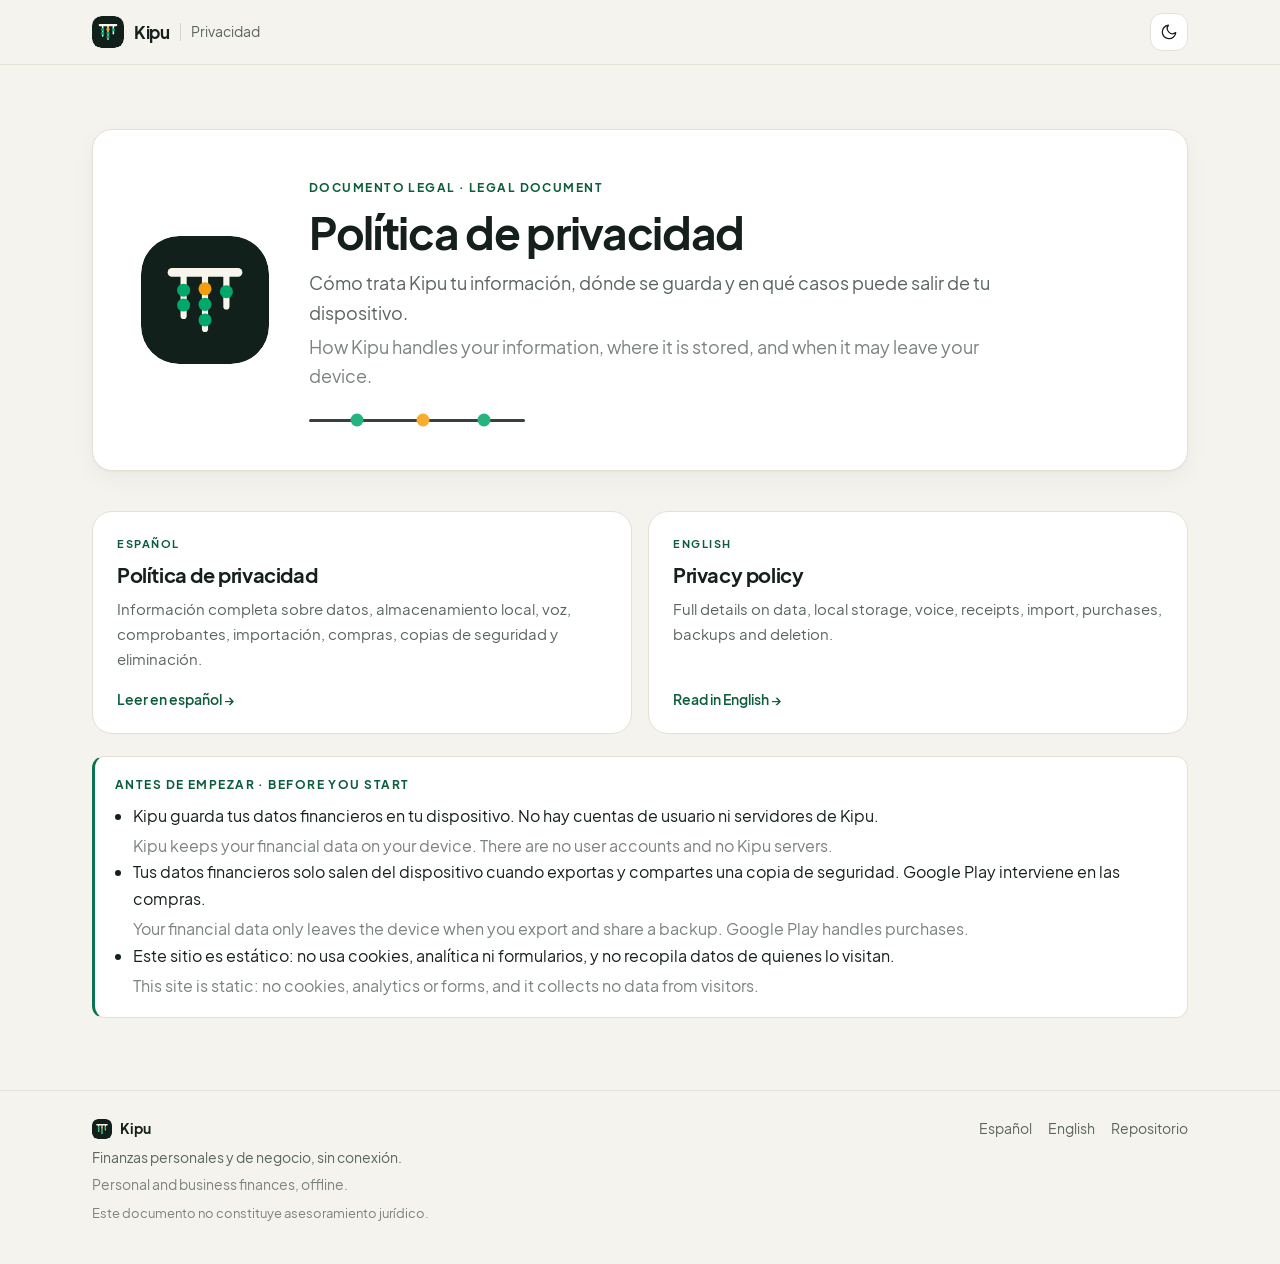
<file: index.html>
<!DOCTYPE html>
<html lang="es">
  <head>
    <meta charset="utf-8" />
    <meta name="viewport" content="width=device-width, initial-scale=1" />

    <title>Kipu — Política de privacidad · Privacy policy</title>
    <meta
      name="description"
      content="Política de privacidad oficial de Kipu, la aplicación de finanzas personales y de negocio que funciona sin cuentas y guarda tus datos en tu dispositivo. Disponible en español e inglés."
    />

    <link rel="canonical" href="https://kharoldcanova.github.io/kipu-privacy/" />
    <link
      rel="alternate"
      hreflang="es"
      href="https://kharoldcanova.github.io/kipu-privacy/privacy-policy/es/"
    />
    <link
      rel="alternate"
      hreflang="en"
      href="https://kharoldcanova.github.io/kipu-privacy/privacy-policy/en/"
    />
    <link
      rel="alternate"
      hreflang="x-default"
      href="https://kharoldcanova.github.io/kipu-privacy/"
    />

    <meta property="og:type" content="website" />
    <meta property="og:site_name" content="Kipu" />
    <meta
      property="og:title"
      content="Kipu — Política de privacidad / Privacy policy"
    />
    <meta
      property="og:description"
      content="Cómo trata Kipu tu información: datos en tu dispositivo, sin cuentas de usuario y sin servidores propios. Español e inglés."
    />
    <meta
      property="og:url"
      content="https://kharoldcanova.github.io/kipu-privacy/"
    />
    <meta
      property="og:image"
      content="https://kharoldcanova.github.io/kipu-privacy/assets/images/og-image.png"
    />
    <meta property="og:image:width" content="1200" />
    <meta property="og:image:height" content="630" />
    <meta
      property="og:image:alt"
      content="Marca de Kipu, un khipu sobre fondo de tinta, junto al título Política de privacidad"
    />
    <meta property="og:locale" content="es_419" />
    <meta property="og:locale:alternate" content="en_US" />
    <meta name="twitter:card" content="summary_large_image" />

    <link rel="icon" type="image/svg+xml" href="assets/images/khipu-mark.svg" />
    <link
      rel="icon"
      type="image/png"
      sizes="32x32"
      href="assets/images/favicon-32.png"
    />
    <link
      rel="apple-touch-icon"
      href="assets/images/apple-touch-icon.png"
    />

    <meta
      name="theme-color"
      content="#F5F3EE"
      media="(prefers-color-scheme: light)"
    />
    <meta
      name="theme-color"
      content="#0B100E"
      media="(prefers-color-scheme: dark)"
    />

    <link rel="stylesheet" href="assets/css/styles.css" />

    <script>
      /* Evita el destello de tema incorrecto: aplica la preferencia guardada. */
      try {
        var storedTheme = window.localStorage.getItem('kipu-privacy-theme');
        if (storedTheme === 'dark' || storedTheme === 'light') {
          document.documentElement.setAttribute('data-theme', storedTheme);
        }
      } catch (error) {}
    </script>
  </head>

  <body>
    <a class="skip" href="#contenido">Saltar al contenido</a>

    <header class="site-header">
      <div class="shell site-header__inner">
        <a class="brand" href="./" aria-label="Kipu — inicio">
          <img
            class="brand__mark"
            src="assets/images/khipu-mark.svg"
            alt=""
            width="32"
            height="32"
          />
          <span class="brand__name">Kipu</span>
          <span class="brand__divider" aria-hidden="true"></span>
          <span class="brand__section">Privacidad</span>
        </a>

        <div class="header-actions">
          <button
            id="theme-toggle"
            class="icon-btn theme-toggle"
            type="button"
            aria-pressed="false"
            aria-label="Cambiar de tema"
            data-label-dark="Cambiar a tema oscuro"
            data-label-light="Cambiar a tema claro"
          >
            <svg
              class="icon-moon"
              viewBox="0 0 24 24"
              fill="none"
              stroke="currentColor"
              stroke-width="1.7"
              stroke-linecap="round"
              stroke-linejoin="round"
              aria-hidden="true"
              focusable="false"
            >
              <path d="M21 12.8A9 9 0 1 1 11.2 3a7 7 0 0 0 9.8 9.8Z" />
            </svg>
            <svg
              class="icon-sun"
              viewBox="0 0 24 24"
              fill="none"
              stroke="currentColor"
              stroke-width="1.7"
              stroke-linecap="round"
              stroke-linejoin="round"
              aria-hidden="true"
              focusable="false"
            >
              <circle cx="12" cy="12" r="4.2" />
              <path
                d="M12 2.5v2.2M12 19.3v2.2M4.2 4.2l1.6 1.6M18.2 18.2l1.6 1.6M2.5 12h2.2M19.3 12h2.2M4.2 19.8l1.6-1.6M18.2 5.8l1.6-1.6"
              />
            </svg>
            <span class="sr-only theme-toggle__label">Cambiar de tema</span>
          </button>
        </div>
      </div>
    </header>

    <main id="contenido">
      <section class="hero">
        <div class="shell">
          <div class="hero__card">
            <img
              class="hero__mark"
              src="assets/images/khipu-mark.svg"
              alt="Marca de Kipu: un khipu, con su cuerda principal, tres cuerdas colgantes y nudos, sobre fondo de tinta"
              width="132"
              height="132"
            />
            <div>
              <p class="eyebrow">Documento legal · Legal document</p>
              <h1>Política de privacidad</h1>
              <p class="hero__lede">
                Cómo trata Kipu tu información, dónde se guarda y en qué casos
                puede salir de tu dispositivo.
                <span lang="en"
                  >How Kipu handles your information, where it is stored, and
                  when it may leave your device.</span
                >
              </p>
              <div class="cord" aria-hidden="true"><span></span></div>
            </div>
          </div>
        </div>
      </section>

      <section class="shell" aria-labelledby="idioma">
        <h2 id="idioma" class="sr-only">Elige tu idioma · Choose your language</h2>
        <ul class="choices">
          <li>
            <a class="choice" href="privacy-policy/es/" hreflang="es" lang="es">
              <span class="choice__lang">Español</span>
              <span class="choice__title">Política de privacidad</span>
              <span class="choice__desc"
                >Información completa sobre datos, almacenamiento local, voz,
                comprobantes, importación, compras, copias de seguridad y
                eliminación.</span
              >
              <span class="choice__arrow">Leer en español →</span>
            </a>
          </li>
          <li>
            <a class="choice" href="privacy-policy/en/" hreflang="en" lang="en">
              <span class="choice__lang">English</span>
              <span class="choice__title">Privacy policy</span>
              <span class="choice__desc"
                >Full details on data, local storage, voice, receipts, import,
                purchases, backups and deletion.</span
              >
              <span class="choice__arrow">Read in English →</span>
            </a>
          </li>
        </ul>
      </section>

      <section class="shell" aria-labelledby="resumen-sitio">
        <div class="callout">
          <p class="callout__title" id="resumen-sitio">
            Antes de empezar · Before you start
          </p>
          <ul>
            <li>
              Kipu guarda tus datos financieros en tu dispositivo. No hay
              cuentas de usuario ni servidores de Kipu.
              <span lang="en"
                >Kipu keeps your financial data on your device. There are no
                user accounts and no Kipu servers.</span
              >
            </li>
            <li>
              Tus datos financieros solo salen del dispositivo cuando exportas y
              compartes una copia de seguridad. Google Play interviene en las
              compras.
              <span lang="en"
                >Your financial data only leaves the device when you export and
                share a backup. Google Play handles purchases.</span
              >
            </li>
            <li>
              Este sitio es estático: no usa cookies, analítica ni formularios, y
              no recopila datos de quienes lo visitan.
              <span lang="en"
                >This site is static: no cookies, analytics or forms, and it
                collects no data from visitors.</span
              >
            </li>
          </ul>
        </div>
      </section>
    </main>

    <footer class="site-footer">
      <div class="shell site-footer__inner">
        <div>
          <p class="site-footer__brand">
            <img
              src="assets/images/khipu-mark.svg"
              alt=""
              width="20"
              height="20"
            />
            <span>Kipu</span>
          </p>
          <p>
            Finanzas personales y de negocio, sin conexión.
            <span lang="en">Personal and business finances, offline.</span>
          </p>
          <p class="site-footer__legal">
            Este documento no constituye asesoramiento jurídico.
          </p>
        </div>
        <nav aria-label="Enlaces del sitio">
          <a href="privacy-policy/es/" hreflang="es" lang="es">Español</a>
          <a href="privacy-policy/en/" hreflang="en" lang="en">English</a>
          <a href="https://github.com/kharoldcanova/kipu-privacy">Repositorio</a>
        </nav>
      </div>
    </footer>

    <script src="assets/js/main.js" defer></script>
  </body>
</html>
</file>
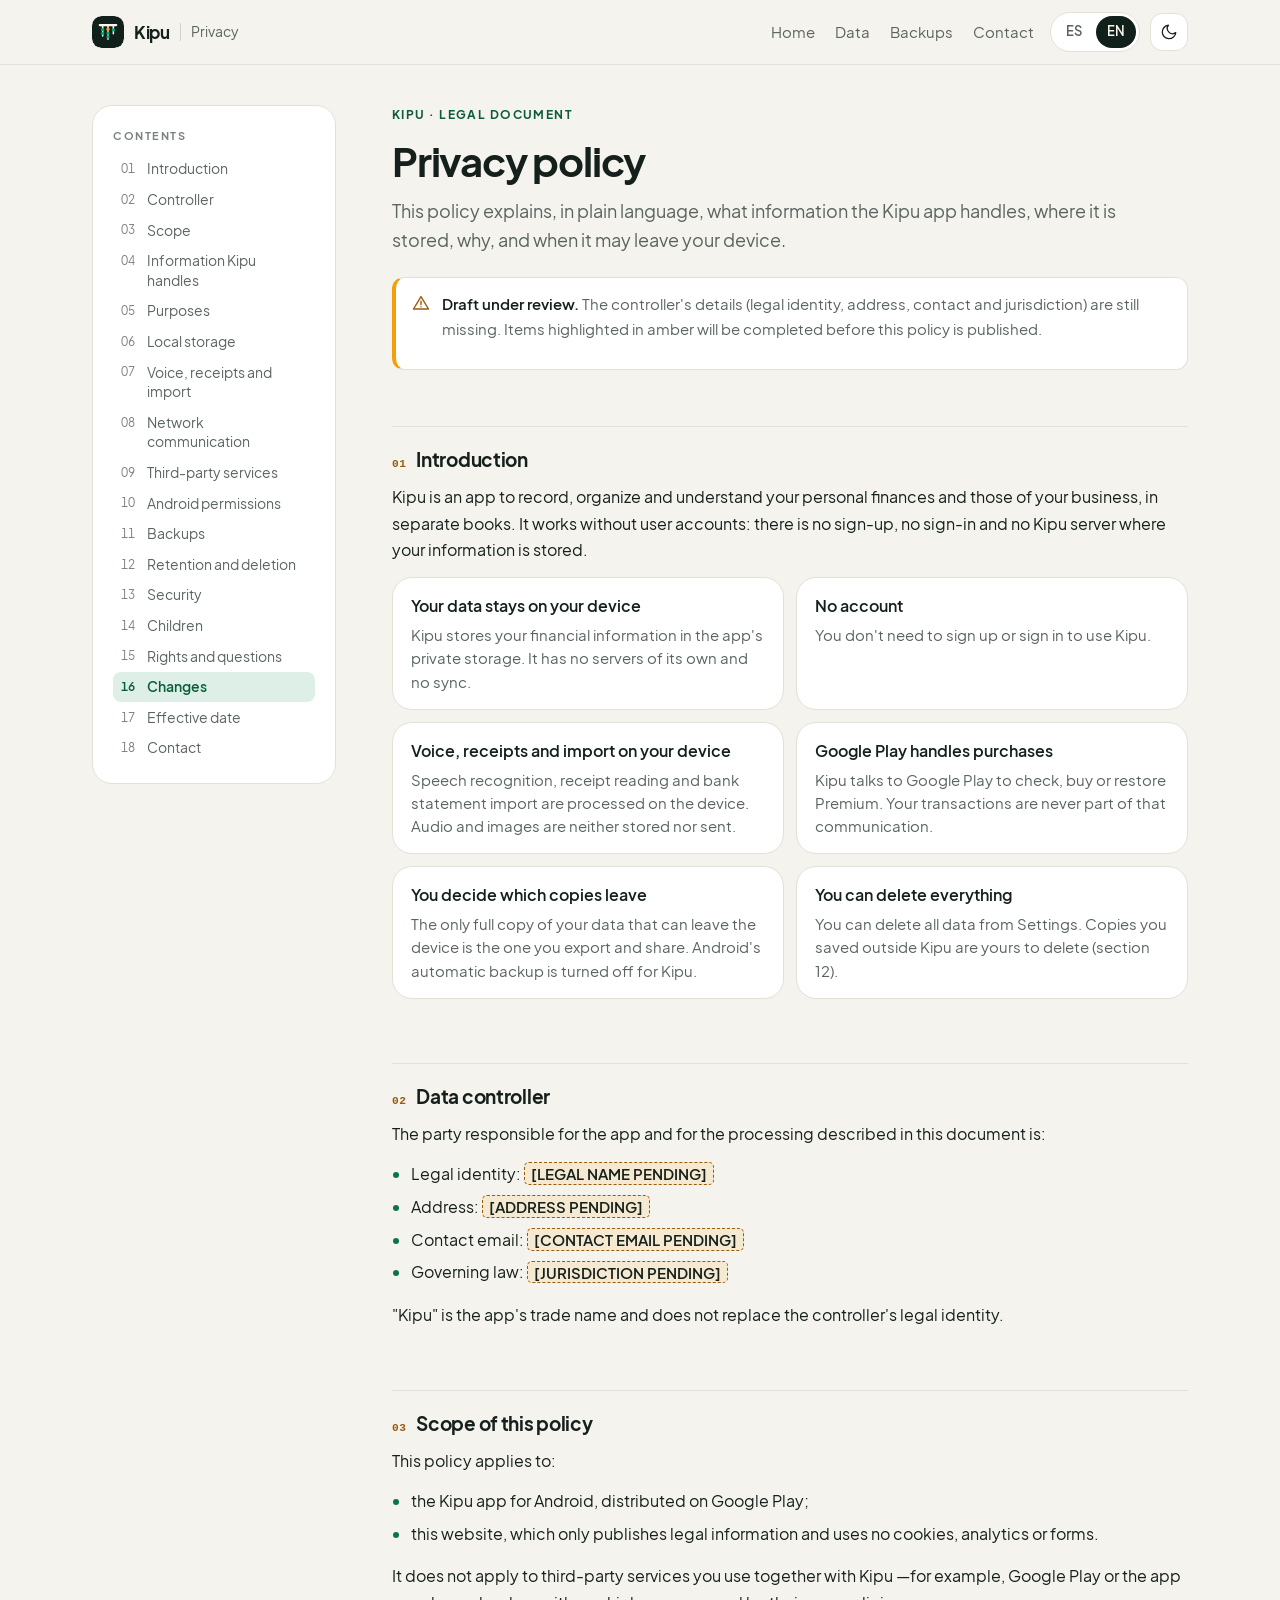
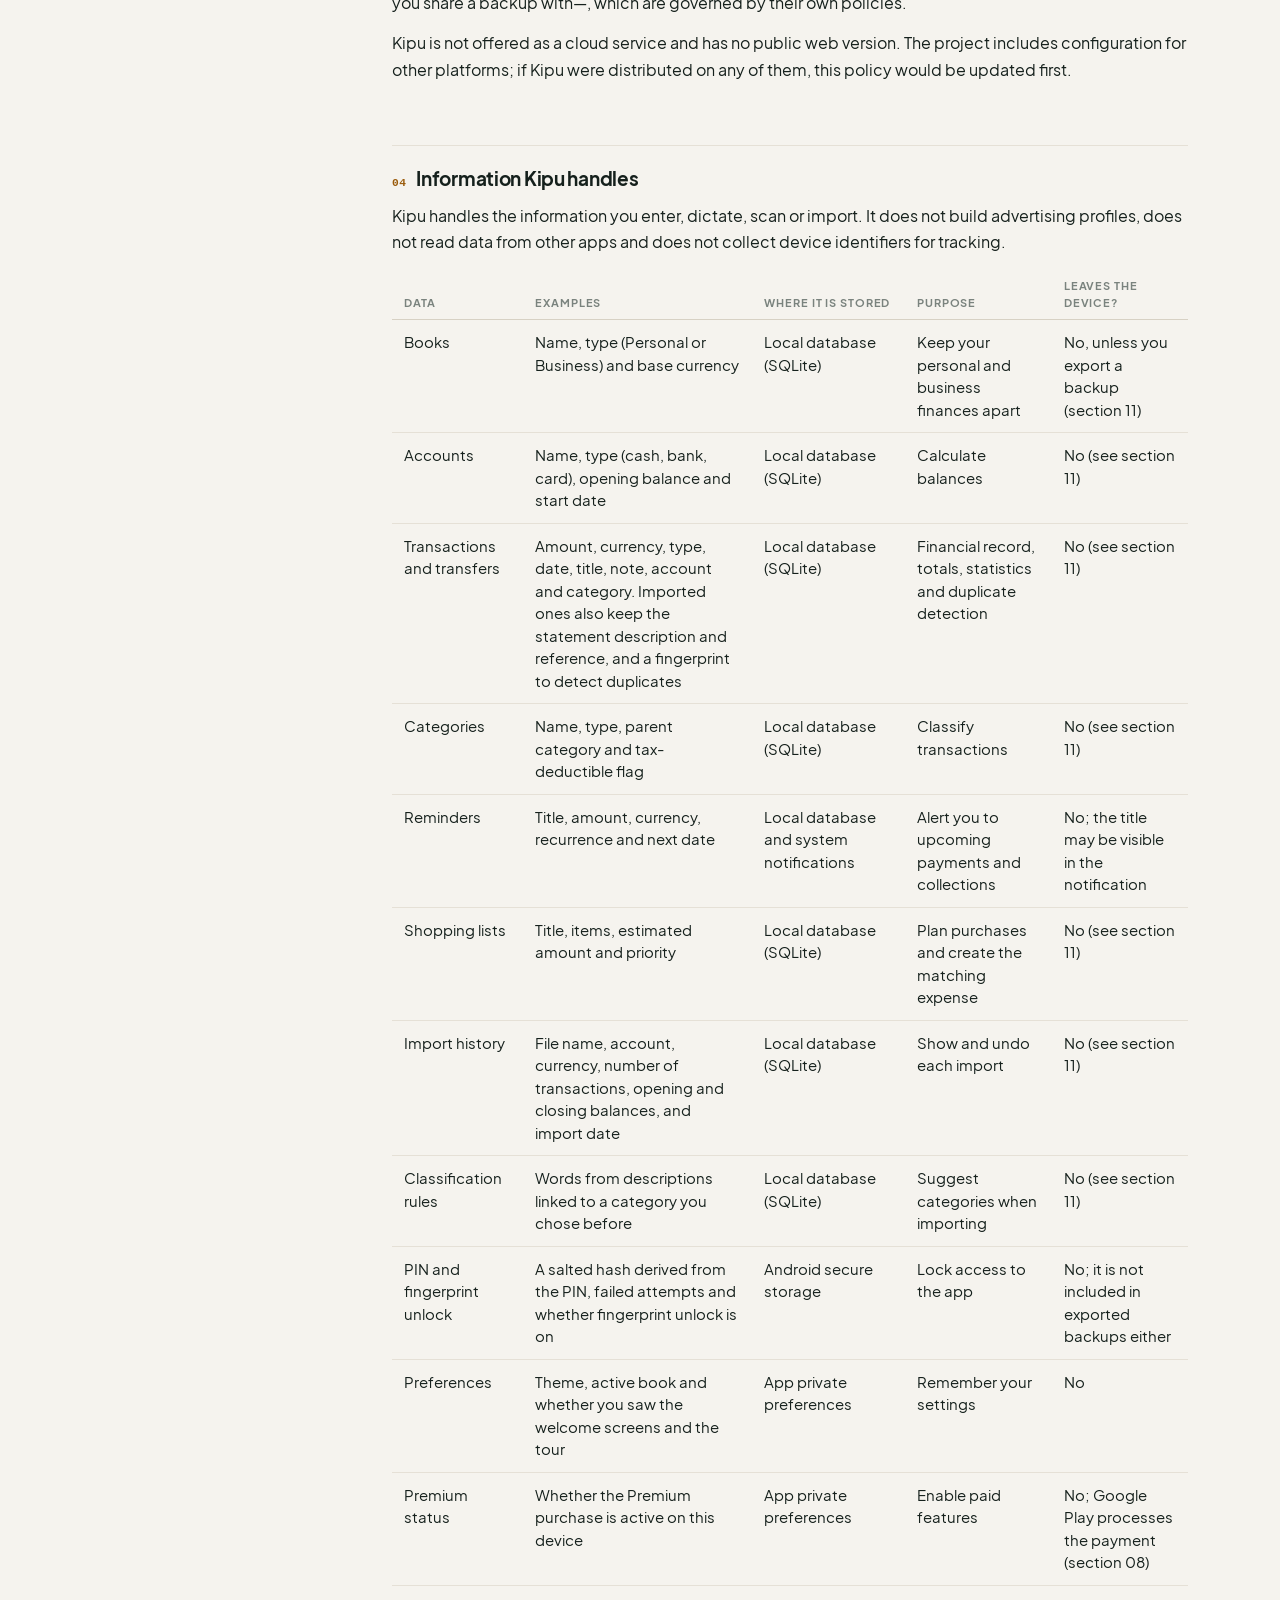
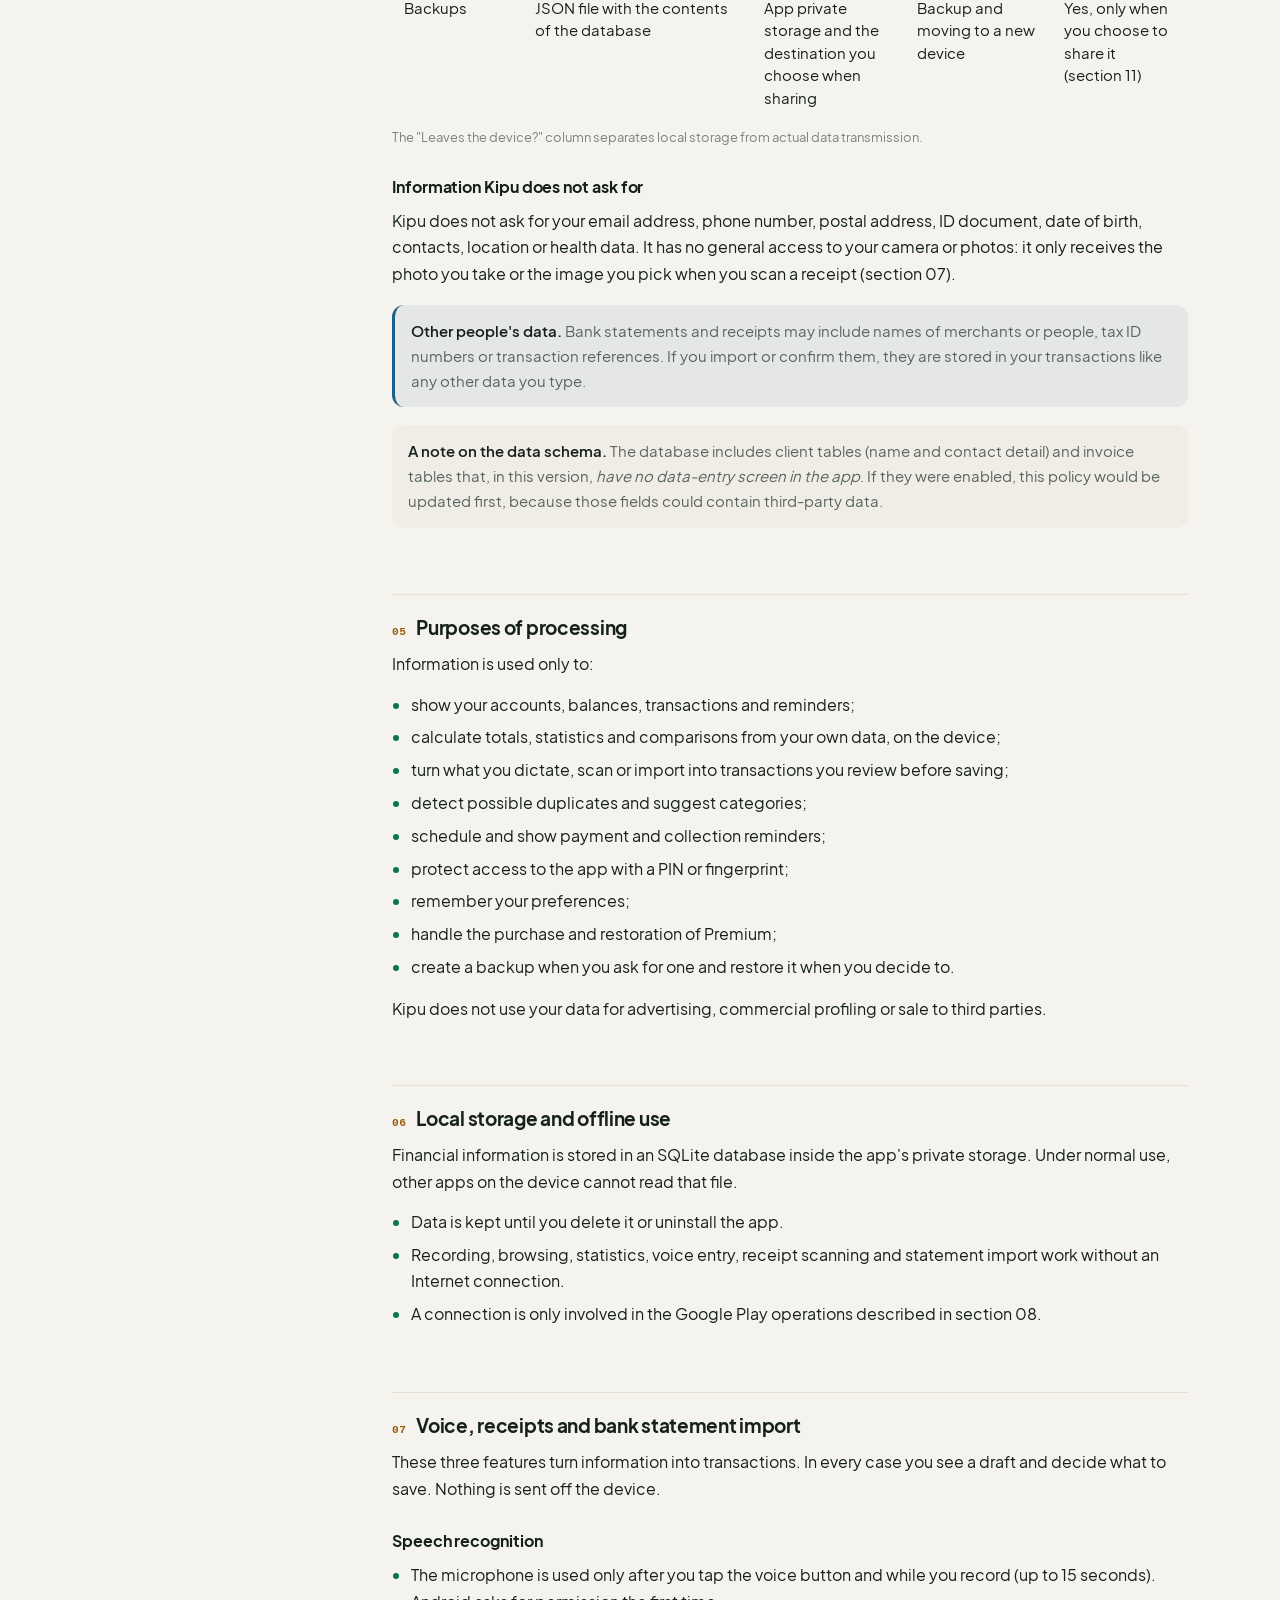
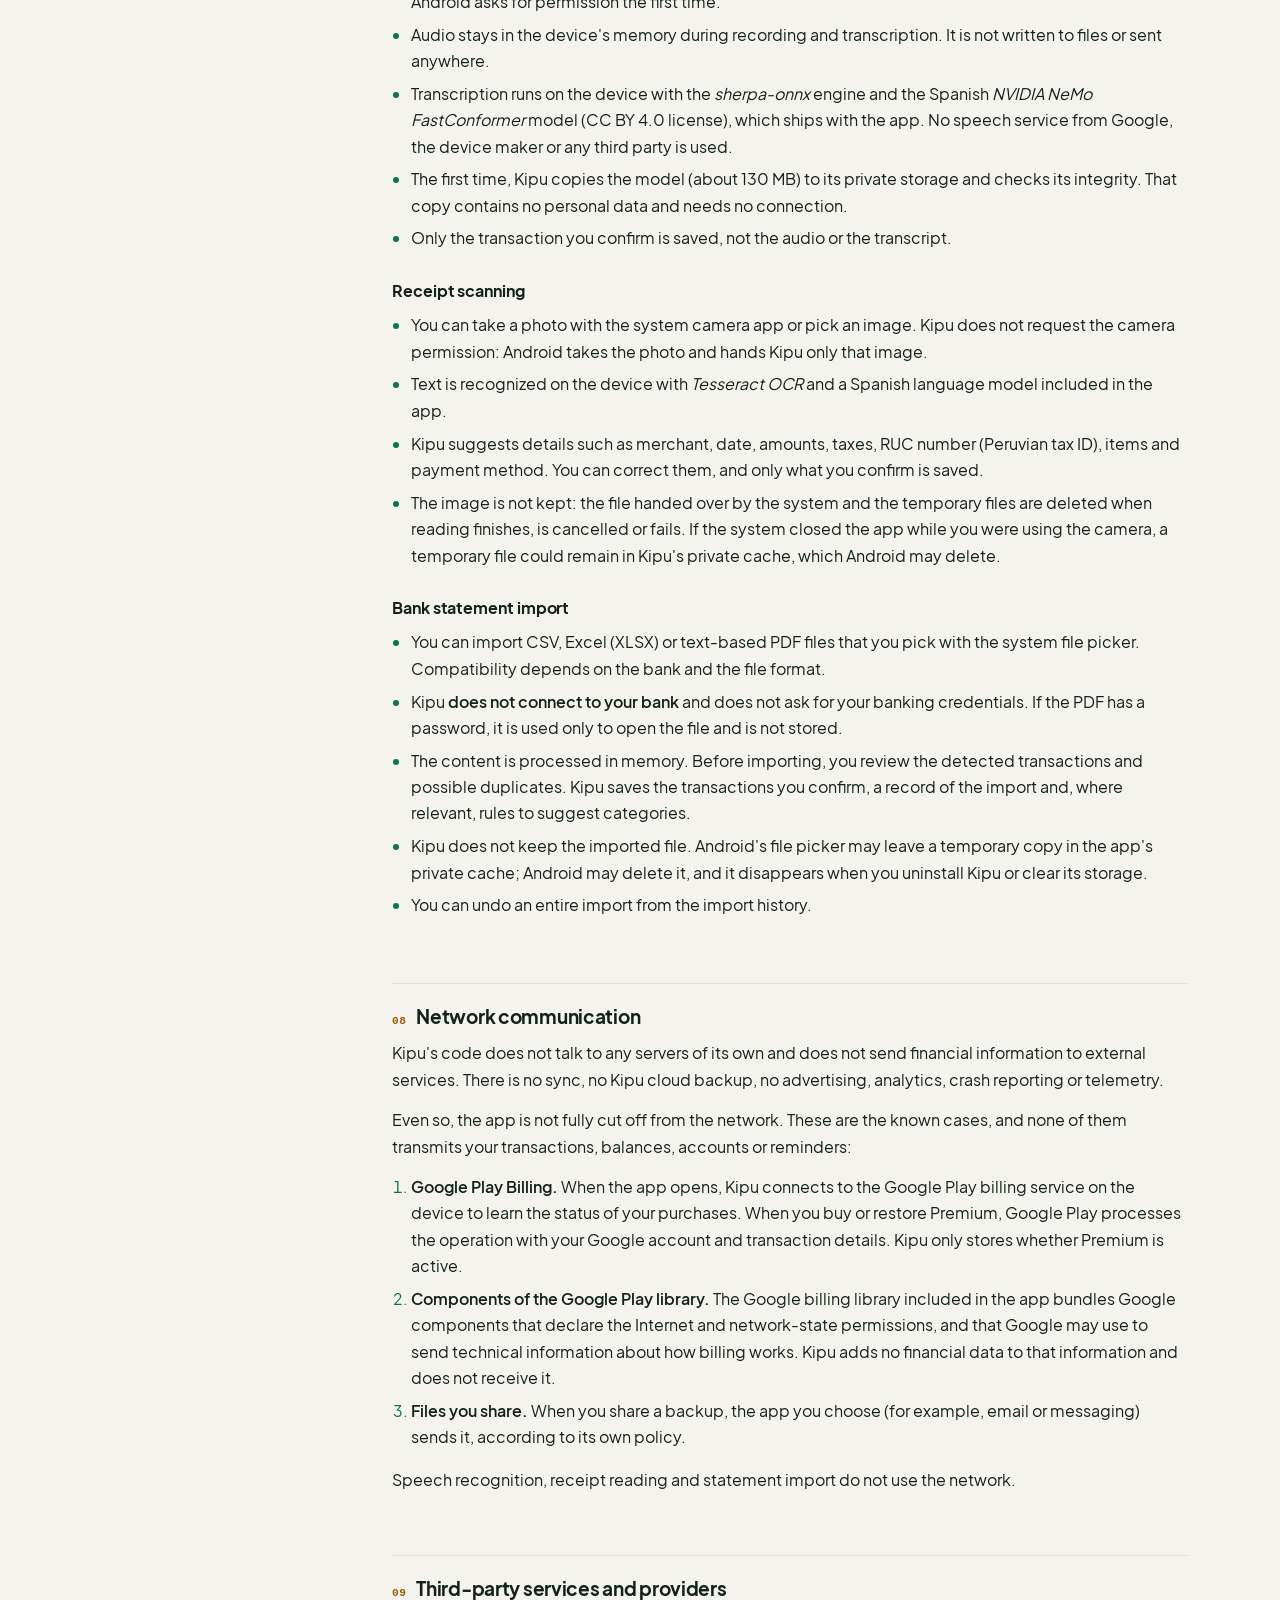
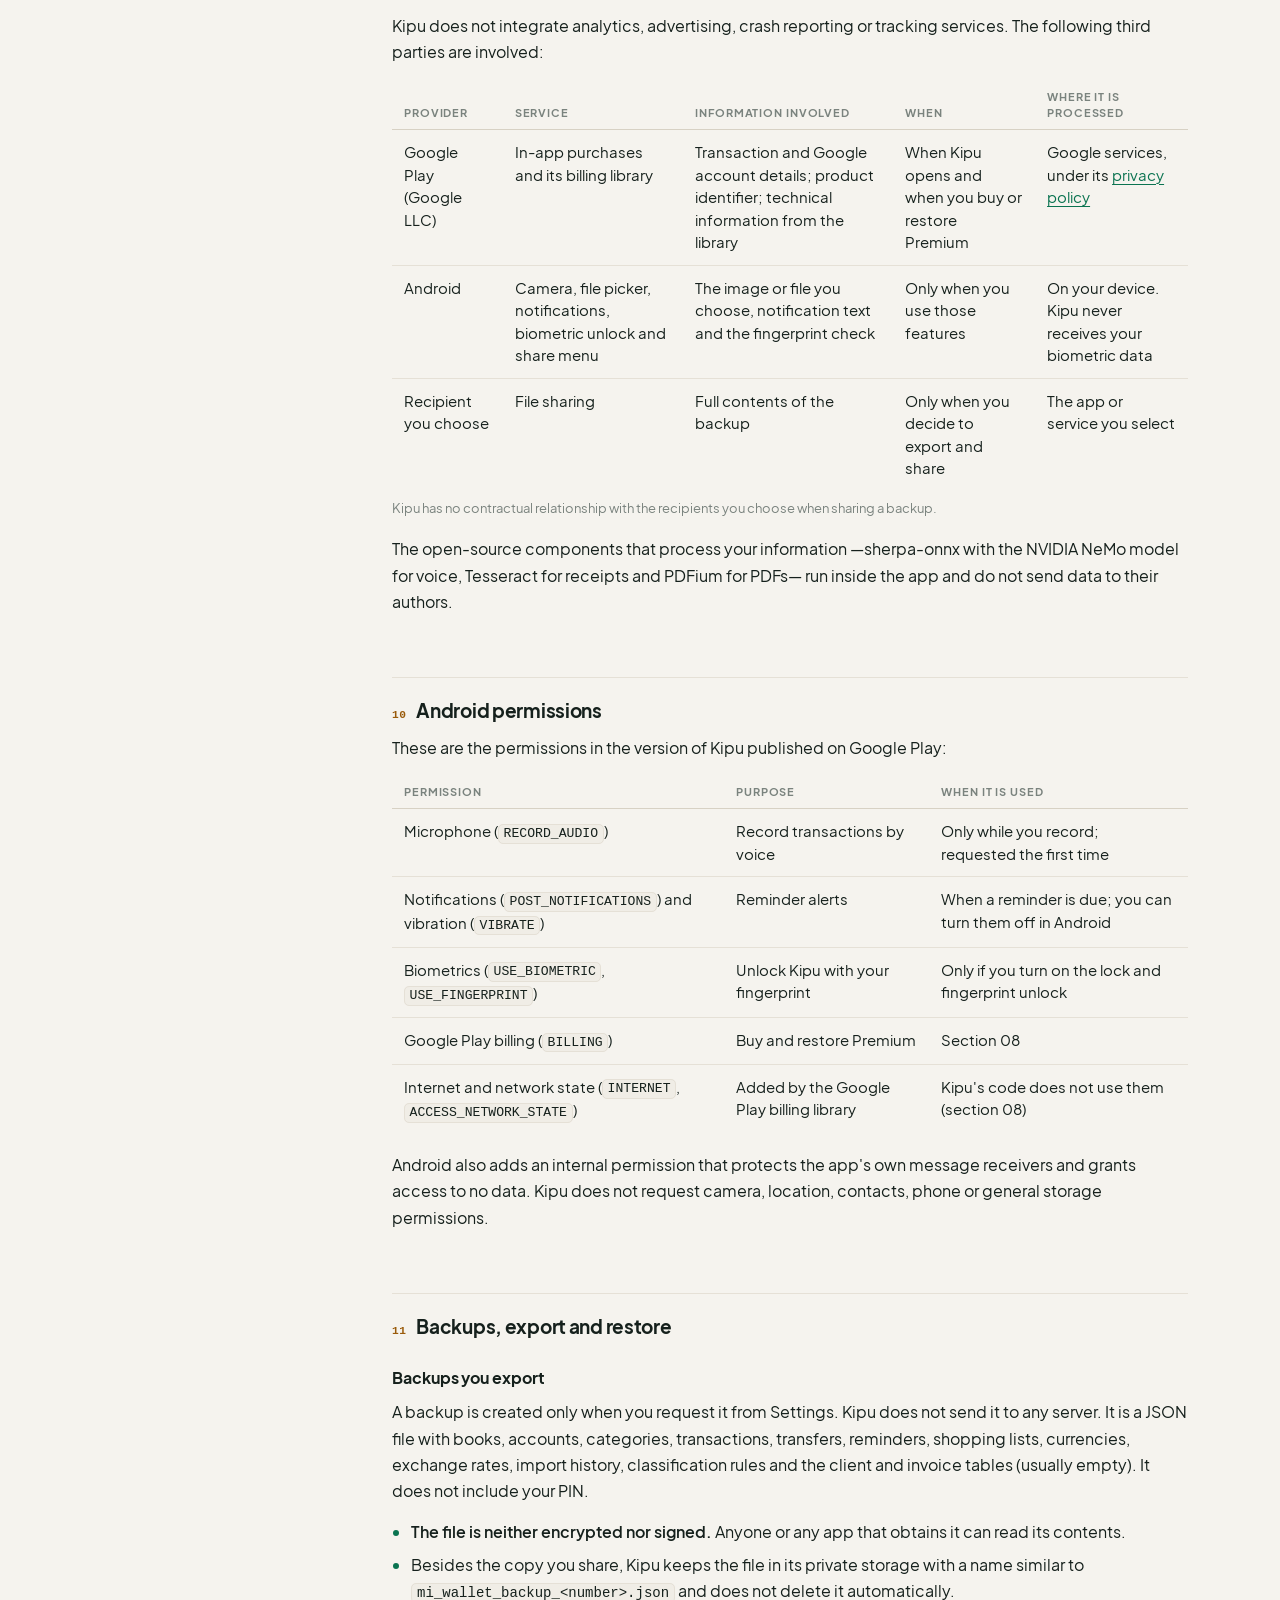
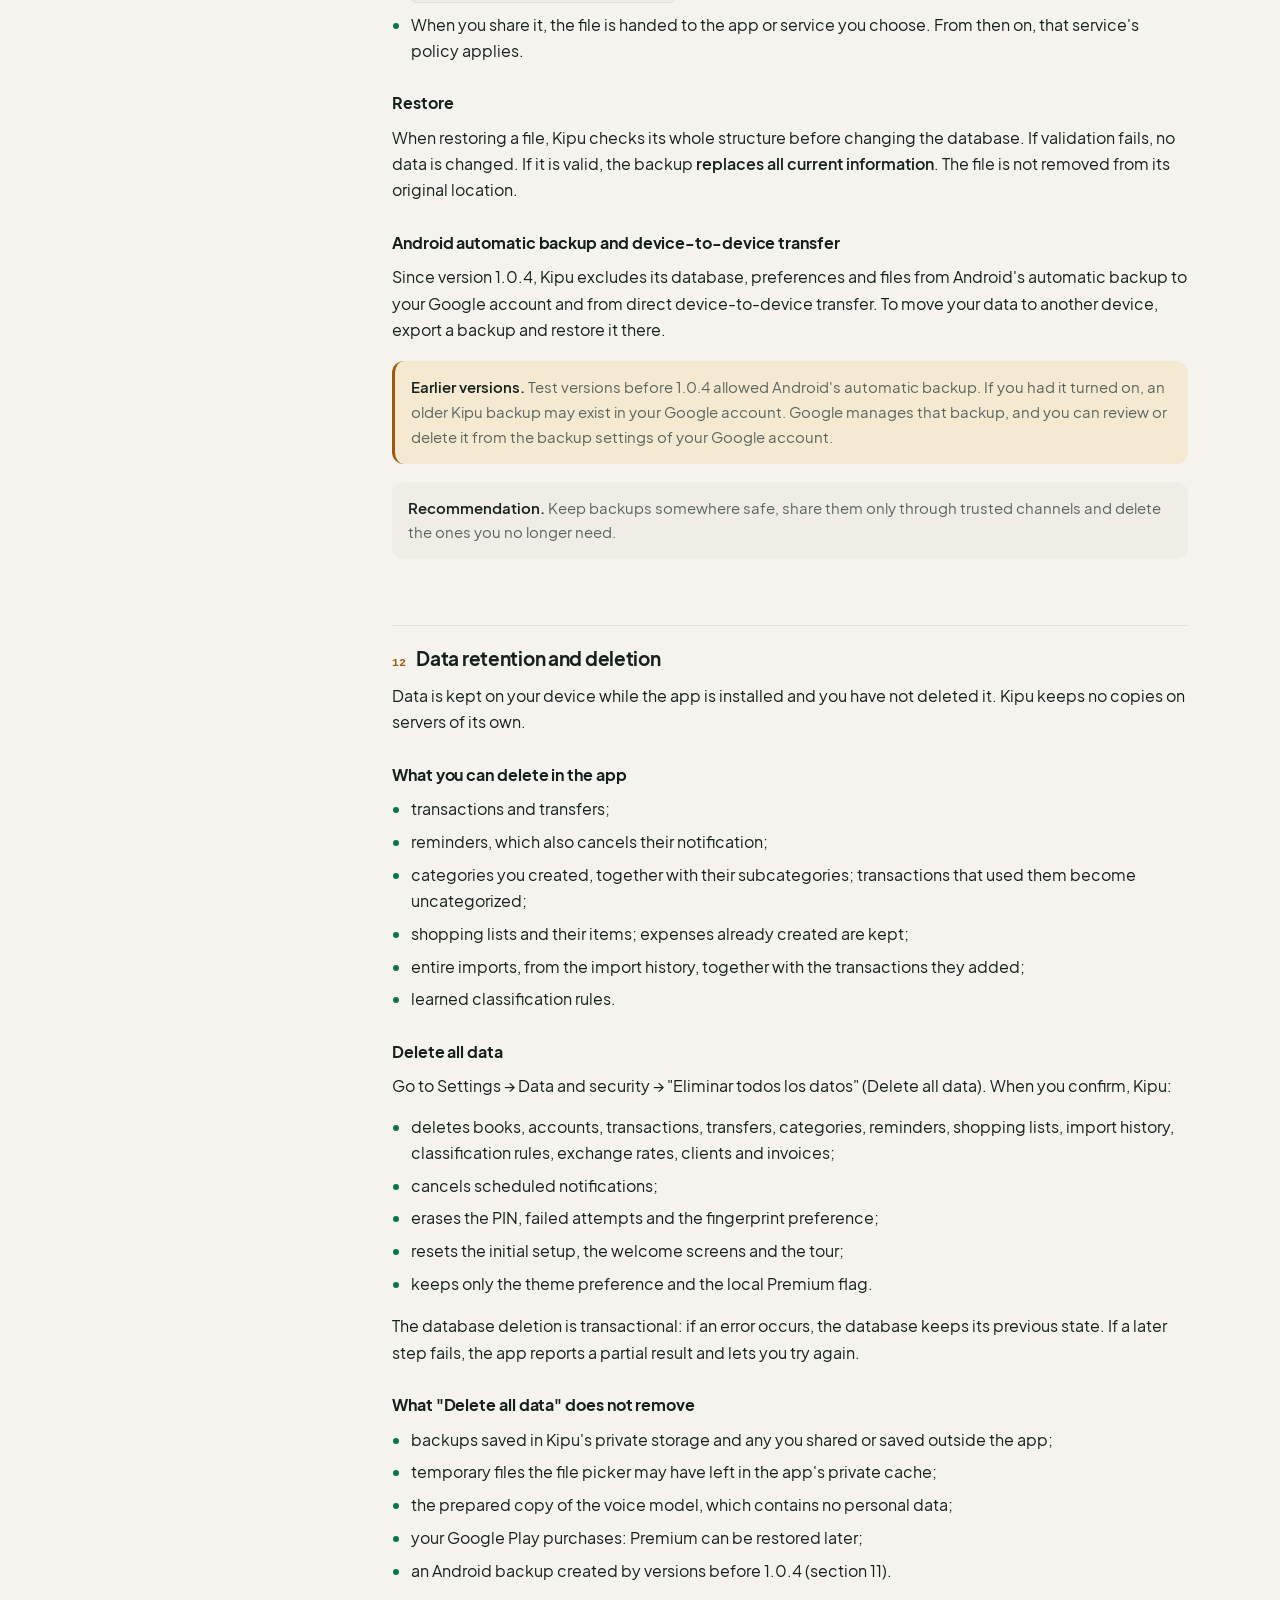
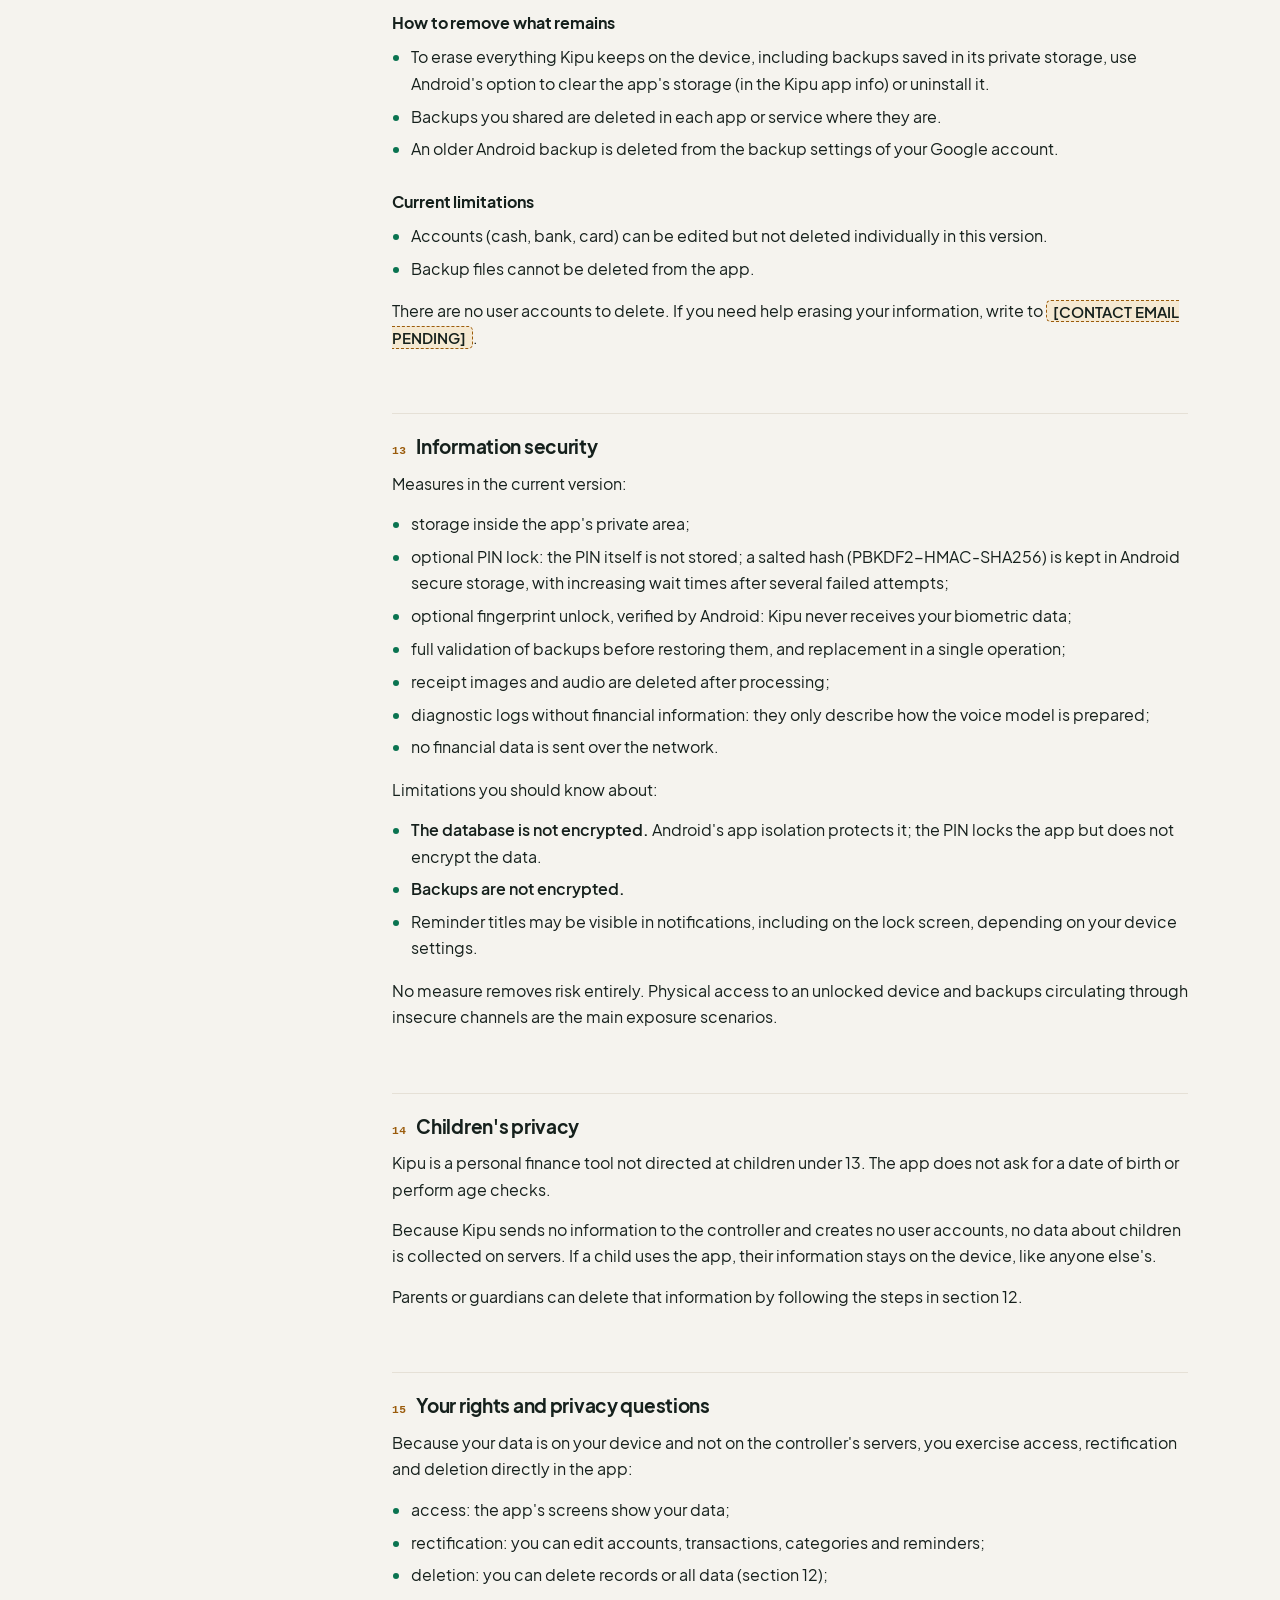
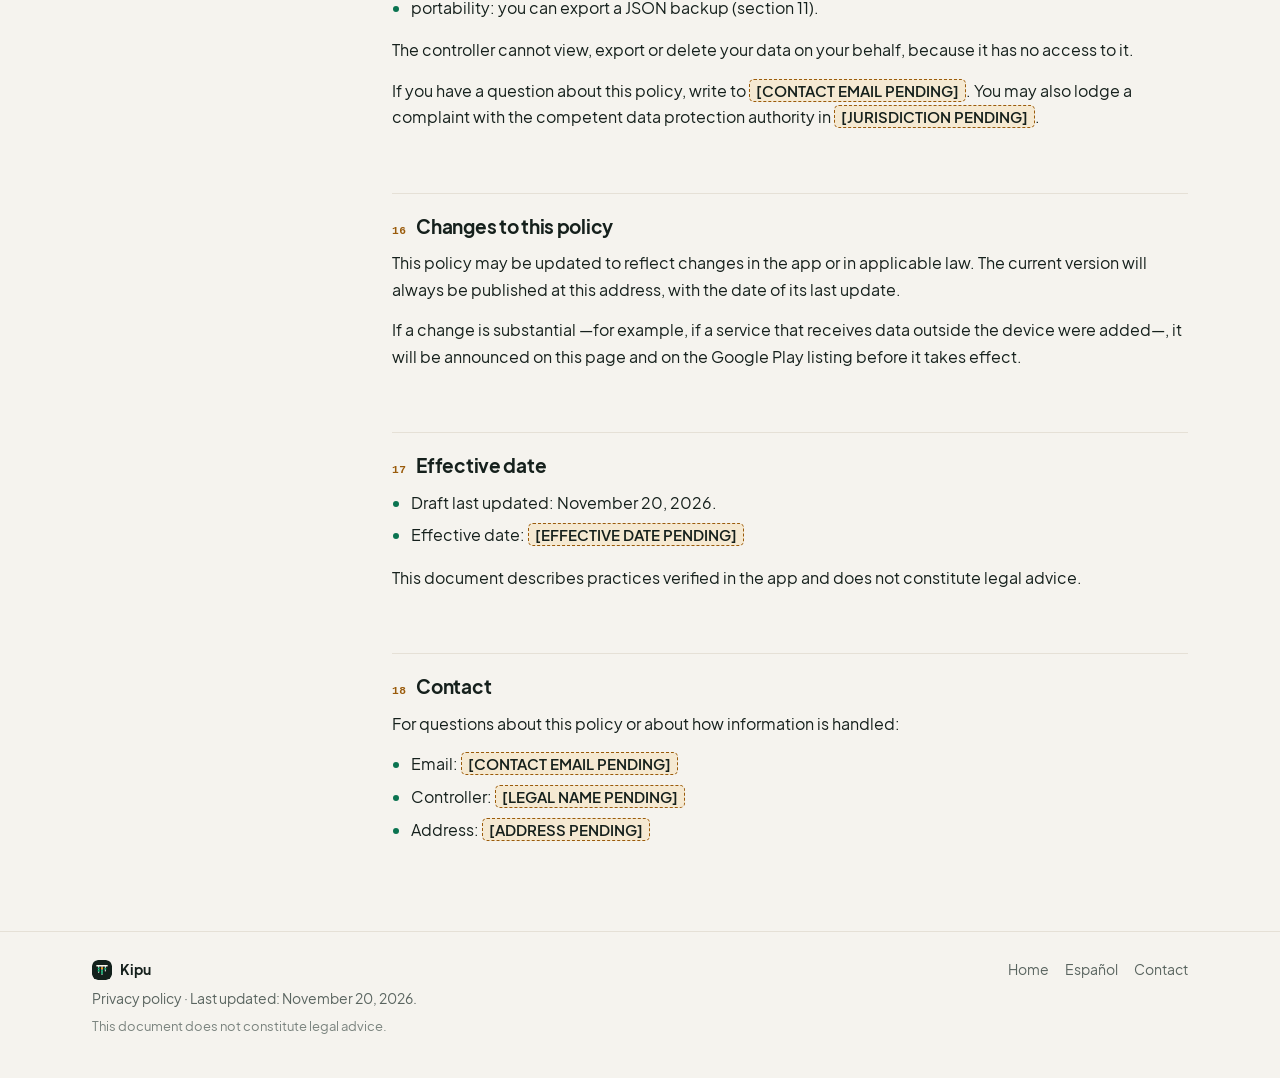
<file: privacy-policy/en/index.html>
<!DOCTYPE html>
<html lang="en">
  <head>
    <meta charset="utf-8" />
    <meta name="viewport" content="width=device-width, initial-scale=1" />

    <title>Privacy policy · Kipu</title>
    <meta
      name="description"
      content="Kipu privacy policy: what information the app handles, how voice entry, receipt scanning and bank statement import work offline, what Google Play is involved in, and how data is deleted."
    />

    <link
      rel="canonical"
      href="https://kharoldcanova.github.io/kipu-privacy/privacy-policy/en/"
    />
    <link
      rel="alternate"
      hreflang="es"
      href="https://kharoldcanova.github.io/kipu-privacy/privacy-policy/es/"
    />
    <link
      rel="alternate"
      hreflang="en"
      href="https://kharoldcanova.github.io/kipu-privacy/privacy-policy/en/"
    />
    <link
      rel="alternate"
      hreflang="x-default"
      href="https://kharoldcanova.github.io/kipu-privacy/privacy-policy/es/"
    />

    <meta property="og:type" content="article" />
    <meta property="og:site_name" content="Kipu" />
    <meta property="og:title" content="Privacy policy · Kipu" />
    <meta
      property="og:description"
      content="How Kipu handles your information: data on your device, no user accounts and no Kipu servers."
    />
    <meta
      property="og:url"
      content="https://kharoldcanova.github.io/kipu-privacy/privacy-policy/en/"
    />
    <meta
      property="og:image"
      content="https://kharoldcanova.github.io/kipu-privacy/assets/images/og-image.png"
    />
    <meta property="og:image:width" content="1200" />
    <meta property="og:image:height" content="630" />
    <meta
      property="og:image:alt"
      content="The Kipu mark, a khipu on an ink background, next to the title Privacy policy"
    />
    <meta property="og:locale" content="en_US" />
    <meta property="og:locale:alternate" content="es_419" />
    <meta name="twitter:card" content="summary_large_image" />

    <link
      rel="icon"
      type="image/svg+xml"
      href="../../assets/images/khipu-mark.svg"
    />
    <link
      rel="icon"
      type="image/png"
      sizes="32x32"
      href="../../assets/images/favicon-32.png"
    />
    <link
      rel="apple-touch-icon"
      href="../../assets/images/apple-touch-icon.png"
    />

    <meta
      name="theme-color"
      content="#F5F3EE"
      media="(prefers-color-scheme: light)"
    />
    <meta
      name="theme-color"
      content="#0B100E"
      media="(prefers-color-scheme: dark)"
    />

    <link rel="stylesheet" href="../../assets/css/styles.css" />

    <script>
      /* Avoids a flash of the wrong theme: applies the saved preference. */
      try {
        var storedTheme = window.localStorage.getItem('kipu-privacy-theme');
        if (storedTheme === 'dark' || storedTheme === 'light') {
          document.documentElement.setAttribute('data-theme', storedTheme);
        }
      } catch (error) {}
    </script>
  </head>

  <body>
    <a class="skip" href="#content">Skip to content</a>

    <header class="site-header">
      <div class="shell site-header__inner">
        <a class="brand" href="../../" aria-label="Kipu — home">
          <img
            class="brand__mark"
            src="../../assets/images/khipu-mark.svg"
            alt=""
            width="32"
            height="32"
          />
          <span class="brand__name">Kipu</span>
          <span class="brand__divider" aria-hidden="true"></span>
          <span class="brand__section">Privacy</span>
        </a>

        <nav class="site-nav" aria-label="Main navigation">
          <a href="../../">Home</a>
          <a href="#s04">Data</a>
          <a href="#s11">Backups</a>
          <a href="#s18">Contact</a>
        </nav>

        <div class="header-actions">
          <div class="lang" role="group" aria-label="Document language">
            <a
              href="../es/"
              data-lang-base="../es/"
              hreflang="es"
              lang="es"
              title="Leer esta política en español"
              >ES</a
            >
            <a href="./" aria-current="page" hreflang="en" lang="en">EN</a>
          </div>

          <button
            id="theme-toggle"
            class="icon-btn theme-toggle"
            type="button"
            aria-pressed="false"
            aria-label="Switch theme"
            data-label-dark="Switch to dark theme"
            data-label-light="Switch to light theme"
          >
            <svg
              class="icon-moon"
              viewBox="0 0 24 24"
              fill="none"
              stroke="currentColor"
              stroke-width="1.7"
              stroke-linecap="round"
              stroke-linejoin="round"
              aria-hidden="true"
              focusable="false"
            >
              <path d="M21 12.8A9 9 0 1 1 11.2 3a7 7 0 0 0 9.8 9.8Z" />
            </svg>
            <svg
              class="icon-sun"
              viewBox="0 0 24 24"
              fill="none"
              stroke="currentColor"
              stroke-width="1.7"
              stroke-linecap="round"
              stroke-linejoin="round"
              aria-hidden="true"
              focusable="false"
            >
              <circle cx="12" cy="12" r="4.2" />
              <path
                d="M12 2.5v2.2M12 19.3v2.2M4.2 4.2l1.6 1.6M18.2 18.2l1.6 1.6M2.5 12h2.2M19.3 12h2.2M4.2 19.8l1.6-1.6M18.2 5.8l1.6-1.6"
              />
            </svg>
            <span class="sr-only theme-toggle__label">Switch theme</span>
          </button>
        </div>
      </div>
    </header>

    <main id="content" class="shell">
      <div class="doc">
        <nav class="toc" aria-labelledby="toc-title">
          <details class="toc__details" open>
            <summary class="toc__title" id="toc-title">Contents</summary>
          <ol>
            <li><a href="#s01"><span class="num">01</span> Introduction</a></li>
            <li><a href="#s02"><span class="num">02</span> Controller</a></li>
            <li><a href="#s03"><span class="num">03</span> Scope</a></li>
            <li><a href="#s04"><span class="num">04</span> Information Kipu handles</a></li>
            <li><a href="#s05"><span class="num">05</span> Purposes</a></li>
            <li><a href="#s06"><span class="num">06</span> Local storage</a></li>
            <li><a href="#s07"><span class="num">07</span> Voice, receipts and import</a></li>
            <li><a href="#s08"><span class="num">08</span> Network communication</a></li>
            <li><a href="#s09"><span class="num">09</span> Third-party services</a></li>
            <li><a href="#s10"><span class="num">10</span> Android permissions</a></li>
            <li><a href="#s11"><span class="num">11</span> Backups</a></li>
            <li><a href="#s12"><span class="num">12</span> Retention and deletion</a></li>
            <li><a href="#s13"><span class="num">13</span> Security</a></li>
            <li><a href="#s14"><span class="num">14</span> Children</a></li>
            <li><a href="#s15"><span class="num">15</span> Rights and questions</a></li>
            <li><a href="#s16"><span class="num">16</span> Changes</a></li>
            <li><a href="#s17"><span class="num">17</span> Effective date</a></li>
            <li><a href="#s18"><span class="num">18</span> Contact</a></li>
          </ol>
          </details>
        </nav>

        <article class="prose">
          <p class="eyebrow">Kipu · Legal document</p>
          <h1>Privacy policy</h1>
          <p class="lede">
            This policy explains, in plain language, what information the Kipu
            app handles, where it is stored, why, and when it may leave your
            device.
          </p>

          <div class="draft" role="note">
            <svg
              class="draft__icon"
              viewBox="0 0 24 24"
              fill="none"
              stroke="currentColor"
              stroke-width="1.9"
              stroke-linecap="round"
              stroke-linejoin="round"
              aria-hidden="true"
              focusable="false"
            >
              <path d="M12 3.5 22 20H2L12 3.5Z" />
              <path d="M12 9.5v4.5M12 17h.01" />
            </svg>
            <p>
              <strong>Draft under review.</strong> The controller's details
              (legal identity, address, contact and jurisdiction) are still
              missing. Items highlighted in amber will be completed before this
              policy is published.
            </p>
          </div>

          <section id="s01" aria-labelledby="h-s01">
            <h2 id="h-s01"><span class="snum">01</span> Introduction</h2>
            <p>
              Kipu is an app to record, organize and understand your personal
              finances and those of your business, in separate books. It works
              without user accounts: there is no sign-up, no sign-in and no Kipu
              server where your information is stored.
            </p>

            <ul class="facts" aria-label="Policy summary">
              <li>
                <strong>Your data stays on your device</strong>
                Kipu stores your financial information in the app's private
                storage. It has no servers of its own and no sync.
              </li>
              <li>
                <strong>No account</strong>
                You don't need to sign up or sign in to use Kipu.
              </li>
              <li>
                <strong>Voice, receipts and import on your device</strong>
                Speech recognition, receipt reading and bank statement import
                are processed on the device. Audio and images are neither stored
                nor sent.
              </li>
              <li>
                <strong>Google Play handles purchases</strong>
                Kipu talks to Google Play to check, buy or restore Premium. Your
                transactions are never part of that communication.
              </li>
              <li>
                <strong>You decide which copies leave</strong>
                The only full copy of your data that can leave the device is the
                one you export and share. Android's automatic backup is turned
                off for Kipu.
              </li>
              <li>
                <strong>You can delete everything</strong>
                You can delete all data from Settings. Copies you saved outside
                Kipu are yours to delete (section 12).
              </li>
            </ul>
          </section>

          <section id="s02" aria-labelledby="h-s02">
            <h2 id="h-s02"><span class="snum">02</span> Data controller</h2>
            <p>
              The party responsible for the app and for the processing described
              in this document is:
            </p>
            <ul>
              <li>Legal identity: <span class="pending">[LEGAL NAME PENDING]</span></li>
              <li>Address: <span class="pending">[ADDRESS PENDING]</span></li>
              <li>Contact email: <span class="pending">[CONTACT EMAIL PENDING]</span></li>
              <li>Governing law: <span class="pending">[JURISDICTION PENDING]</span></li>
            </ul>
            <p>
              "Kipu" is the app's trade name and does not replace the
              controller's legal identity.
            </p>
          </section>

          <section id="s03" aria-labelledby="h-s03">
            <h2 id="h-s03"><span class="snum">03</span> Scope of this policy</h2>
            <p>This policy applies to:</p>
            <ul>
              <li>the Kipu app for Android, distributed on Google Play;</li>
              <li>
                this website, which only publishes legal information and uses no
                cookies, analytics or forms.
              </li>
            </ul>
            <p>
              It does not apply to third-party services you use together with
              Kipu —for example, Google Play or the app you share a backup
              with—, which are governed by their own policies.
            </p>
            <p>
              Kipu is not offered as a cloud service and has no public web
              version. The project includes configuration for other platforms;
              if Kipu were distributed on any of them, this policy would be
              updated first.
            </p>
          </section>

          <section id="s04" aria-labelledby="h-s04">
            <h2 id="h-s04"><span class="snum">04</span> Information Kipu handles</h2>
            <p>
              Kipu handles the information you enter, dictate, scan or import. It
              does not build advertising profiles, does not read data from other
              apps and does not collect device identifiers for tracking.
            </p>

            <table class="table">
              <caption>
                The "Leaves the device?" column separates local storage from
                actual data transmission.
              </caption>
              <thead>
                <tr>
                  <th scope="col">Data</th>
                  <th scope="col">Examples</th>
                  <th scope="col">Where it is stored</th>
                  <th scope="col">Purpose</th>
                  <th scope="col">Leaves the device?</th>
                </tr>
              </thead>
              <tbody>
                <tr>
                  <td data-label="Data">Books</td>
                  <td data-label="Examples">
                    Name, type (Personal or Business) and base currency
                  </td>
                  <td data-label="Where it is stored">Local database (SQLite)</td>
                  <td data-label="Purpose">
                    Keep your personal and business finances apart
                  </td>
                  <td data-label="Leaves the device?">
                    No, unless you export a backup (section 11)
                  </td>
                </tr>
                <tr>
                  <td data-label="Data">Accounts</td>
                  <td data-label="Examples">
                    Name, type (cash, bank, card), opening balance and start date
                  </td>
                  <td data-label="Where it is stored">Local database (SQLite)</td>
                  <td data-label="Purpose">Calculate balances</td>
                  <td data-label="Leaves the device?">No (see section 11)</td>
                </tr>
                <tr>
                  <td data-label="Data">Transactions and transfers</td>
                  <td data-label="Examples">
                    Amount, currency, type, date, title, note, account and
                    category. Imported ones also keep the statement description
                    and reference, and a fingerprint to detect duplicates
                  </td>
                  <td data-label="Where it is stored">Local database (SQLite)</td>
                  <td data-label="Purpose">
                    Financial record, totals, statistics and duplicate detection
                  </td>
                  <td data-label="Leaves the device?">No (see section 11)</td>
                </tr>
                <tr>
                  <td data-label="Data">Categories</td>
                  <td data-label="Examples">
                    Name, type, parent category and tax-deductible flag
                  </td>
                  <td data-label="Where it is stored">Local database (SQLite)</td>
                  <td data-label="Purpose">Classify transactions</td>
                  <td data-label="Leaves the device?">No (see section 11)</td>
                </tr>
                <tr>
                  <td data-label="Data">Reminders</td>
                  <td data-label="Examples">
                    Title, amount, currency, recurrence and next date
                  </td>
                  <td data-label="Where it is stored">
                    Local database and system notifications
                  </td>
                  <td data-label="Purpose">Alert you to upcoming payments and collections</td>
                  <td data-label="Leaves the device?">
                    No; the title may be visible in the notification
                  </td>
                </tr>
                <tr>
                  <td data-label="Data">Shopping lists</td>
                  <td data-label="Examples">
                    Title, items, estimated amount and priority
                  </td>
                  <td data-label="Where it is stored">Local database (SQLite)</td>
                  <td data-label="Purpose">
                    Plan purchases and create the matching expense
                  </td>
                  <td data-label="Leaves the device?">No (see section 11)</td>
                </tr>
                <tr>
                  <td data-label="Data">Import history</td>
                  <td data-label="Examples">
                    File name, account, currency, number of transactions, opening
                    and closing balances, and import date
                  </td>
                  <td data-label="Where it is stored">Local database (SQLite)</td>
                  <td data-label="Purpose">Show and undo each import</td>
                  <td data-label="Leaves the device?">No (see section 11)</td>
                </tr>
                <tr>
                  <td data-label="Data">Classification rules</td>
                  <td data-label="Examples">
                    Words from descriptions linked to a category you chose before
                  </td>
                  <td data-label="Where it is stored">Local database (SQLite)</td>
                  <td data-label="Purpose">Suggest categories when importing</td>
                  <td data-label="Leaves the device?">No (see section 11)</td>
                </tr>
                <tr>
                  <td data-label="Data">PIN and fingerprint unlock</td>
                  <td data-label="Examples">
                    A salted hash derived from the PIN, failed attempts and
                    whether fingerprint unlock is on
                  </td>
                  <td data-label="Where it is stored">Android secure storage</td>
                  <td data-label="Purpose">Lock access to the app</td>
                  <td data-label="Leaves the device?">
                    No; it is not included in exported backups either
                  </td>
                </tr>
                <tr>
                  <td data-label="Data">Preferences</td>
                  <td data-label="Examples">
                    Theme, active book and whether you saw the welcome screens
                    and the tour
                  </td>
                  <td data-label="Where it is stored">App private preferences</td>
                  <td data-label="Purpose">Remember your settings</td>
                  <td data-label="Leaves the device?">No</td>
                </tr>
                <tr>
                  <td data-label="Data">Premium status</td>
                  <td data-label="Examples">
                    Whether the Premium purchase is active on this device
                  </td>
                  <td data-label="Where it is stored">App private preferences</td>
                  <td data-label="Purpose">Enable paid features</td>
                  <td data-label="Leaves the device?">
                    No; Google Play processes the payment (section 08)
                  </td>
                </tr>
                <tr>
                  <td data-label="Data">Backups</td>
                  <td data-label="Examples">
                    JSON file with the contents of the database
                  </td>
                  <td data-label="Where it is stored">
                    App private storage and the destination you choose when
                    sharing
                  </td>
                  <td data-label="Purpose">Backup and moving to a new device</td>
                  <td data-label="Leaves the device?">
                    Yes, only when you choose to share it (section 11)
                  </td>
                </tr>
              </tbody>
            </table>

            <h3>Information Kipu does not ask for</h3>
            <p>
              Kipu does not ask for your email address, phone number, postal
              address, ID document, date of birth, contacts, location or health
              data. It has no general access to your camera or photos: it only
              receives the photo you take or the image you pick when you scan a
              receipt (section 07).
            </p>

            <div class="note note--info">
              <strong>Other people's data.</strong> Bank statements and receipts
              may include names of merchants or people, tax ID numbers or
              transaction references. If you import or confirm them, they are
              stored in your transactions like any other data you type.
            </div>

            <div class="note">
              <strong>A note on the data schema.</strong> The database includes
              client tables (name and contact detail) and invoice tables that, in
              this version, <em>have no data-entry screen in the app</em>. If
              they were enabled, this policy would be updated first, because
              those fields could contain third-party data.
            </div>
          </section>

          <section id="s05" aria-labelledby="h-s05">
            <h2 id="h-s05"><span class="snum">05</span> Purposes of processing</h2>
            <p>Information is used only to:</p>
            <ul>
              <li>show your accounts, balances, transactions and reminders;</li>
              <li>
                calculate totals, statistics and comparisons from your own data,
                on the device;
              </li>
              <li>
                turn what you dictate, scan or import into transactions you
                review before saving;
              </li>
              <li>detect possible duplicates and suggest categories;</li>
              <li>schedule and show payment and collection reminders;</li>
              <li>protect access to the app with a PIN or fingerprint;</li>
              <li>remember your preferences;</li>
              <li>handle the purchase and restoration of Premium;</li>
              <li>
                create a backup when you ask for one and restore it when you
                decide to.
              </li>
            </ul>
            <p>
              Kipu does not use your data for advertising, commercial profiling
              or sale to third parties.
            </p>
          </section>

          <section id="s06" aria-labelledby="h-s06">
            <h2 id="h-s06"><span class="snum">06</span> Local storage and offline use</h2>
            <p>
              Financial information is stored in an SQLite database inside the
              app's private storage. Under normal use, other apps on the device
              cannot read that file.
            </p>
            <ul>
              <li>Data is kept until you delete it or uninstall the app.</li>
              <li>
                Recording, browsing, statistics, voice entry, receipt scanning
                and statement import work without an Internet connection.
              </li>
              <li>
                A connection is only involved in the Google Play operations
                described in section 08.
              </li>
            </ul>
          </section>

          <section id="s07" aria-labelledby="h-s07">
            <h2 id="h-s07"><span class="snum">07</span> Voice, receipts and bank statement import</h2>
            <p>
              These three features turn information into transactions. In every
              case you see a draft and decide what to save. Nothing is sent off
              the device.
            </p>

            <h3>Speech recognition</h3>
            <ul>
              <li>
                The microphone is used only after you tap the voice button and
                while you record (up to 15 seconds). Android asks for permission
                the first time.
              </li>
              <li>
                Audio stays in the device's memory during recording and
                transcription. It is not written to files or sent anywhere.
              </li>
              <li>
                Transcription runs on the device with the <em>sherpa-onnx</em>
                engine and the Spanish <em>NVIDIA NeMo FastConformer</em> model
                (CC BY 4.0 license), which ships with the app. No speech service
                from Google, the device maker or any third party is used.
              </li>
              <li>
                The first time, Kipu copies the model (about 130 MB) to its
                private storage and checks its integrity. That copy contains no
                personal data and needs no connection.
              </li>
              <li>
                Only the transaction you confirm is saved, not the audio or the
                transcript.
              </li>
            </ul>

            <h3>Receipt scanning</h3>
            <ul>
              <li>
                You can take a photo with the system camera app or pick an image.
                Kipu does not request the camera permission: Android takes the
                photo and hands Kipu only that image.
              </li>
              <li>
                Text is recognized on the device with <em>Tesseract OCR</em> and
                a Spanish language model included in the app.
              </li>
              <li>
                Kipu suggests details such as merchant, date, amounts, taxes, RUC
                number (Peruvian tax ID), items and payment method. You can
                correct them, and only what you confirm is saved.
              </li>
              <li>
                The image is not kept: the file handed over by the system and the
                temporary files are deleted when reading finishes, is cancelled
                or fails. If the system closed the app while you were using the
                camera, a temporary file could remain in Kipu's private cache,
                which Android may delete.
              </li>
            </ul>

            <h3>Bank statement import</h3>
            <ul>
              <li>
                You can import CSV, Excel (XLSX) or text-based PDF files that you
                pick with the system file picker. Compatibility depends on the
                bank and the file format.
              </li>
              <li>
                Kipu <strong>does not connect to your bank</strong> and does not
                ask for your banking credentials. If the PDF has a password, it
                is used only to open the file and is not stored.
              </li>
              <li>
                The content is processed in memory. Before importing, you review
                the detected transactions and possible duplicates. Kipu saves
                the transactions you confirm, a record of the import and, where
                relevant, rules to suggest categories.
              </li>
              <li>
                Kipu does not keep the imported file. Android's file picker may
                leave a temporary copy in the app's private cache; Android may
                delete it, and it disappears when you uninstall Kipu or clear its
                storage.
              </li>
              <li>You can undo an entire import from the import history.</li>
            </ul>
          </section>

          <section id="s08" aria-labelledby="h-s08">
            <h2 id="h-s08"><span class="snum">08</span> Network communication</h2>
            <p>
              Kipu's code does not talk to any servers of its own and does not
              send financial information to external services. There is no sync,
              no Kipu cloud backup, no advertising, analytics, crash reporting or
              telemetry.
            </p>
            <p>
              Even so, the app is not fully cut off from the network. These are
              the known cases, and none of them transmits your transactions,
              balances, accounts or reminders:
            </p>
            <ol>
              <li>
                <strong>Google Play Billing.</strong> When the app opens, Kipu
                connects to the Google Play billing service on the device to
                learn the status of your purchases. When you buy or restore
                Premium, Google Play processes the operation with your Google
                account and transaction details. Kipu only stores whether Premium
                is active.
              </li>
              <li>
                <strong>Components of the Google Play library.</strong> The
                Google billing library included in the app bundles Google
                components that declare the Internet and network-state
                permissions, and that Google may use to send technical
                information about how billing works. Kipu adds no financial data
                to that information and does not receive it.
              </li>
              <li>
                <strong>Files you share.</strong> When you share a backup, the
                app you choose (for example, email or messaging) sends it,
                according to its own policy.
              </li>
            </ol>
            <p>
              Speech recognition, receipt reading and statement import do not
              use the network.
            </p>
          </section>

          <section id="s09" aria-labelledby="h-s09">
            <h2 id="h-s09"><span class="snum">09</span> Third-party services and providers</h2>
            <p>
              Kipu does not integrate analytics, advertising, crash reporting or
              tracking services. The following third parties are involved:
            </p>

            <table class="table">
              <caption>
                Kipu has no contractual relationship with the recipients you
                choose when sharing a backup.
              </caption>
              <thead>
                <tr>
                  <th scope="col">Provider</th>
                  <th scope="col">Service</th>
                  <th scope="col">Information involved</th>
                  <th scope="col">When</th>
                  <th scope="col">Where it is processed</th>
                </tr>
              </thead>
              <tbody>
                <tr>
                  <td data-label="Provider">Google Play (Google LLC)</td>
                  <td data-label="Service">
                    In-app purchases and its billing library
                  </td>
                  <td data-label="Information">
                    Transaction and Google account details; product identifier;
                    technical information from the library
                  </td>
                  <td data-label="When">
                    When Kipu opens and when you buy or restore Premium
                  </td>
                  <td data-label="Where it is processed">
                    Google services, under its
                    <a
                      href="https://policies.google.com/privacy"
                      rel="noopener external"
                      >privacy policy</a
                    >
                  </td>
                </tr>
                <tr>
                  <td data-label="Provider">Android</td>
                  <td data-label="Service">
                    Camera, file picker, notifications, biometric unlock and
                    share menu
                  </td>
                  <td data-label="Information">
                    The image or file you choose, notification text and the
                    fingerprint check
                  </td>
                  <td data-label="When">Only when you use those features</td>
                  <td data-label="Where it is processed">
                    On your device. Kipu never receives your biometric data
                  </td>
                </tr>
                <tr>
                  <td data-label="Provider">Recipient you choose</td>
                  <td data-label="Service">File sharing</td>
                  <td data-label="Information">Full contents of the backup</td>
                  <td data-label="When">Only when you decide to export and share</td>
                  <td data-label="Where it is processed">
                    The app or service you select
                  </td>
                </tr>
              </tbody>
            </table>

            <p>
              The open-source components that process your information
              —sherpa-onnx with the NVIDIA NeMo model for voice, Tesseract for
              receipts and PDFium for PDFs— run inside the app and do not send
              data to their authors.
            </p>
          </section>

          <section id="s10" aria-labelledby="h-s10">
            <h2 id="h-s10"><span class="snum">10</span> Android permissions</h2>
            <p>
              These are the permissions in the version of Kipu published on
              Google Play:
            </p>

            <table class="table">
              <thead>
                <tr>
                  <th scope="col">Permission</th>
                  <th scope="col">Purpose</th>
                  <th scope="col">When it is used</th>
                </tr>
              </thead>
              <tbody>
                <tr>
                  <td data-label="Permission">Microphone (<code>RECORD_AUDIO</code>)</td>
                  <td data-label="Purpose">Record transactions by voice</td>
                  <td data-label="When it is used">
                    Only while you record; requested the first time
                  </td>
                </tr>
                <tr>
                  <td data-label="Permission">Notifications (<code>POST_NOTIFICATIONS</code>) and vibration (<code>VIBRATE</code>)</td>
                  <td data-label="Purpose">Reminder alerts</td>
                  <td data-label="When it is used">
                    When a reminder is due; you can turn them off in Android
                  </td>
                </tr>
                <tr>
                  <td data-label="Permission">Biometrics (<code>USE_BIOMETRIC</code>, <code>USE_FINGERPRINT</code>)</td>
                  <td data-label="Purpose">Unlock Kipu with your fingerprint</td>
                  <td data-label="When it is used">
                    Only if you turn on the lock and fingerprint unlock
                  </td>
                </tr>
                <tr>
                  <td data-label="Permission">Google Play billing (<code>BILLING</code>)</td>
                  <td data-label="Purpose">Buy and restore Premium</td>
                  <td data-label="When it is used">Section 08</td>
                </tr>
                <tr>
                  <td data-label="Permission">Internet and network state (<code>INTERNET</code>, <code>ACCESS_NETWORK_STATE</code>)</td>
                  <td data-label="Purpose">
                    Added by the Google Play billing library
                  </td>
                  <td data-label="When it is used">
                    Kipu's code does not use them (section 08)
                  </td>
                </tr>
              </tbody>
            </table>
            <p>
              Android also adds an internal permission that protects the app's
              own message receivers and grants access to no data. Kipu does not
              request camera, location, contacts, phone or general storage
              permissions.
            </p>
          </section>

          <section id="s11" aria-labelledby="h-s11">
            <h2 id="h-s11"><span class="snum">11</span> Backups, export and restore</h2>

            <h3>Backups you export</h3>
            <p>
              A backup is created only when you request it from Settings. Kipu
              does not send it to any server. It is a JSON file with books,
              accounts, categories, transactions, transfers, reminders, shopping
              lists, currencies, exchange rates, import history, classification
              rules and the client and invoice tables (usually empty). It does
              not include your PIN.
            </p>
            <ul>
              <li>
                <strong>The file is neither encrypted nor signed.</strong> Anyone
                or any app that obtains it can read its contents.
              </li>
              <li>
                Besides the copy you share, Kipu keeps the file in its private
                storage with a name similar to
                <code>mi_wallet_backup_&lt;number&gt;.json</code> and does not
                delete it automatically.
              </li>
              <li>
                When you share it, the file is handed to the app or service you
                choose. From then on, that service's policy applies.
              </li>
            </ul>

            <h3>Restore</h3>
            <p>
              When restoring a file, Kipu checks its whole structure before
              changing the database. If validation fails, no data is changed. If
              it is valid, the backup
              <strong>replaces all current information</strong>. The file is not
              removed from its original location.
            </p>

            <h3>Android automatic backup and device-to-device transfer</h3>
            <p>
              Since version 1.0.4, Kipu excludes its database, preferences and
              files from Android's automatic backup to your Google account and
              from direct device-to-device transfer. To move your data to another
              device, export a backup and restore it there.
            </p>
            <div class="note note--warn">
              <strong>Earlier versions.</strong> Test versions before 1.0.4
              allowed Android's automatic backup. If you had it turned on, an
              older Kipu backup may exist in your Google account. Google manages
              that backup, and you can review or delete it from the backup
              settings of your Google account.
            </div>

            <div class="note">
              <strong>Recommendation.</strong> Keep backups somewhere safe,
              share them only through trusted channels and delete the ones you no
              longer need.
            </div>
          </section>

          <section id="s12" aria-labelledby="h-s12">
            <h2 id="h-s12"><span class="snum">12</span> Data retention and deletion</h2>
            <p>
              Data is kept on your device while the app is installed and you have
              not deleted it. Kipu keeps no copies on servers of its own.
            </p>

            <h3>What you can delete in the app</h3>
            <ul>
              <li>transactions and transfers;</li>
              <li>reminders, which also cancels their notification;</li>
              <li>
                categories you created, together with their subcategories;
                transactions that used them become uncategorized;
              </li>
              <li>
                shopping lists and their items; expenses already created are
                kept;
              </li>
              <li>
                entire imports, from the import history, together with the
                transactions they added;
              </li>
              <li>learned classification rules.</li>
            </ul>

            <h3>Delete all data</h3>
            <p>
              Go to Settings → Data and security → "Eliminar todos los datos"
              (Delete all data). When you confirm, Kipu:
            </p>
            <ul>
              <li>
                deletes books, accounts, transactions, transfers, categories,
                reminders, shopping lists, import history, classification rules,
                exchange rates, clients and invoices;
              </li>
              <li>cancels scheduled notifications;</li>
              <li>erases the PIN, failed attempts and the fingerprint preference;</li>
              <li>resets the initial setup, the welcome screens and the tour;</li>
              <li>keeps only the theme preference and the local Premium flag.</li>
            </ul>
            <p>
              The database deletion is transactional: if an error occurs, the
              database keeps its previous state. If a later step fails, the app
              reports a partial result and lets you try again.
            </p>

            <h3>What "Delete all data" does not remove</h3>
            <ul>
              <li>
                backups saved in Kipu's private storage and any you shared or
                saved outside the app;
              </li>
              <li>
                temporary files the file picker may have left in the app's
                private cache;
              </li>
              <li>the prepared copy of the voice model, which contains no personal data;</li>
              <li>your Google Play purchases: Premium can be restored later;</li>
              <li>
                an Android backup created by versions before 1.0.4 (section 11).
              </li>
            </ul>

            <h3>How to remove what remains</h3>
            <ul>
              <li>
                To erase everything Kipu keeps on the device, including backups
                saved in its private storage, use Android's option to clear the
                app's storage (in the Kipu app info) or uninstall it.
              </li>
              <li>
                Backups you shared are deleted in each app or service where they
                are.
              </li>
              <li>
                An older Android backup is deleted from the backup settings of
                your Google account.
              </li>
            </ul>

            <h3>Current limitations</h3>
            <ul>
              <li>
                Accounts (cash, bank, card) can be edited but not deleted
                individually in this version.
              </li>
              <li>Backup files cannot be deleted from the app.</li>
            </ul>

            <p>
              There are no user accounts to delete. If you need help erasing your
              information, write to
              <span class="pending">[CONTACT EMAIL PENDING]</span>.
            </p>
          </section>

          <section id="s13" aria-labelledby="h-s13">
            <h2 id="h-s13"><span class="snum">13</span> Information security</h2>
            <p>Measures in the current version:</p>
            <ul>
              <li>storage inside the app's private area;</li>
              <li>
                optional PIN lock: the PIN itself is not stored; a salted hash
                (PBKDF2-HMAC-SHA256) is kept in Android secure storage, with
                increasing wait times after several failed attempts;
              </li>
              <li>
                optional fingerprint unlock, verified by Android: Kipu never
                receives your biometric data;
              </li>
              <li>
                full validation of backups before restoring them, and
                replacement in a single operation;
              </li>
              <li>receipt images and audio are deleted after processing;</li>
              <li>
                diagnostic logs without financial information: they only describe
                how the voice model is prepared;
              </li>
              <li>no financial data is sent over the network.</li>
            </ul>

            <p>Limitations you should know about:</p>
            <ul>
              <li>
                <strong>The database is not encrypted.</strong> Android's app
                isolation protects it; the PIN locks the app but does not encrypt
                the data.
              </li>
              <li><strong>Backups are not encrypted.</strong></li>
              <li>
                Reminder titles may be visible in notifications, including on the
                lock screen, depending on your device settings.
              </li>
            </ul>
            <p>
              No measure removes risk entirely. Physical access to an unlocked
              device and backups circulating through insecure channels are the
              main exposure scenarios.
            </p>
          </section>

          <section id="s14" aria-labelledby="h-s14">
            <h2 id="h-s14"><span class="snum">14</span> Children's privacy</h2>
            <p>
              Kipu is a personal finance tool not directed at children under 13.
              The app does not ask for a date of birth or perform age checks.
            </p>
            <p>
              Because Kipu sends no information to the controller and creates no
              user accounts, no data about children is collected on servers. If a
              child uses the app, their information stays on the device, like
              anyone else's.
            </p>
            <p>
              Parents or guardians can delete that information by following the
              steps in section 12.
            </p>
          </section>

          <section id="s15" aria-labelledby="h-s15">
            <h2 id="h-s15"><span class="snum">15</span> Your rights and privacy questions</h2>
            <p>
              Because your data is on your device and not on the controller's
              servers, you exercise access, rectification and deletion directly
              in the app:
            </p>
            <ul>
              <li>access: the app's screens show your data;</li>
              <li>
                rectification: you can edit accounts, transactions, categories
                and reminders;
              </li>
              <li>deletion: you can delete records or all data (section 12);</li>
              <li>portability: you can export a JSON backup (section 11).</li>
            </ul>
            <p>
              The controller cannot view, export or delete your data on your
              behalf, because it has no access to it.
            </p>
            <p>
              If you have a question about this policy, write to
              <span class="pending">[CONTACT EMAIL PENDING]</span>. You may also
              lodge a complaint with the competent data protection authority in
              <span class="pending">[JURISDICTION PENDING]</span>.
            </p>
          </section>

          <section id="s16" aria-labelledby="h-s16">
            <h2 id="h-s16"><span class="snum">16</span> Changes to this policy</h2>
            <p>
              This policy may be updated to reflect changes in the app or in
              applicable law. The current version will always be published at
              this address, with the date of its last update.
            </p>
            <p>
              If a change is substantial —for example, if a service that receives
              data outside the device were added—, it will be announced on this
              page and on the Google Play listing before it takes effect.
            </p>
          </section>

          <section id="s17" aria-labelledby="h-s17">
            <h2 id="h-s17"><span class="snum">17</span> Effective date</h2>
            <ul>
              <li>Draft last updated: November 20, 2026.</li>
              <li>
                Effective date:
                <span class="pending">[EFFECTIVE DATE PENDING]</span>
              </li>
            </ul>
            <p>
              This document describes practices verified in the app and does not
              constitute legal advice.
            </p>
          </section>

          <section id="s18" aria-labelledby="h-s18">
            <h2 id="h-s18"><span class="snum">18</span> Contact</h2>
            <p>For questions about this policy or about how information is handled:</p>
            <ul>
              <li>Email: <span class="pending">[CONTACT EMAIL PENDING]</span></li>
              <li>Controller: <span class="pending">[LEGAL NAME PENDING]</span></li>
              <li>Address: <span class="pending">[ADDRESS PENDING]</span></li>
            </ul>
          </section>
        </article>
      </div>
    </main>

    <footer class="site-footer">
      <div class="shell site-footer__inner">
        <div>
          <p class="site-footer__brand">
            <img
              src="../../assets/images/khipu-mark.svg"
              alt=""
              width="20"
              height="20"
            />
            <span>Kipu</span>
          </p>
          <p>Privacy policy · Last updated: November 20, 2026.</p>
          <p class="site-footer__legal">
            This document does not constitute legal advice.
          </p>
        </div>
        <nav aria-label="Site links">
          <a href="../../">Home</a>
          <a href="../es/" hreflang="es" lang="es">Español</a>
          <a href="#s18">Contact</a>
        </nav>
      </div>
    </footer>

    <script src="../../assets/js/main.js" defer></script>
  </body>
</html>
</file>
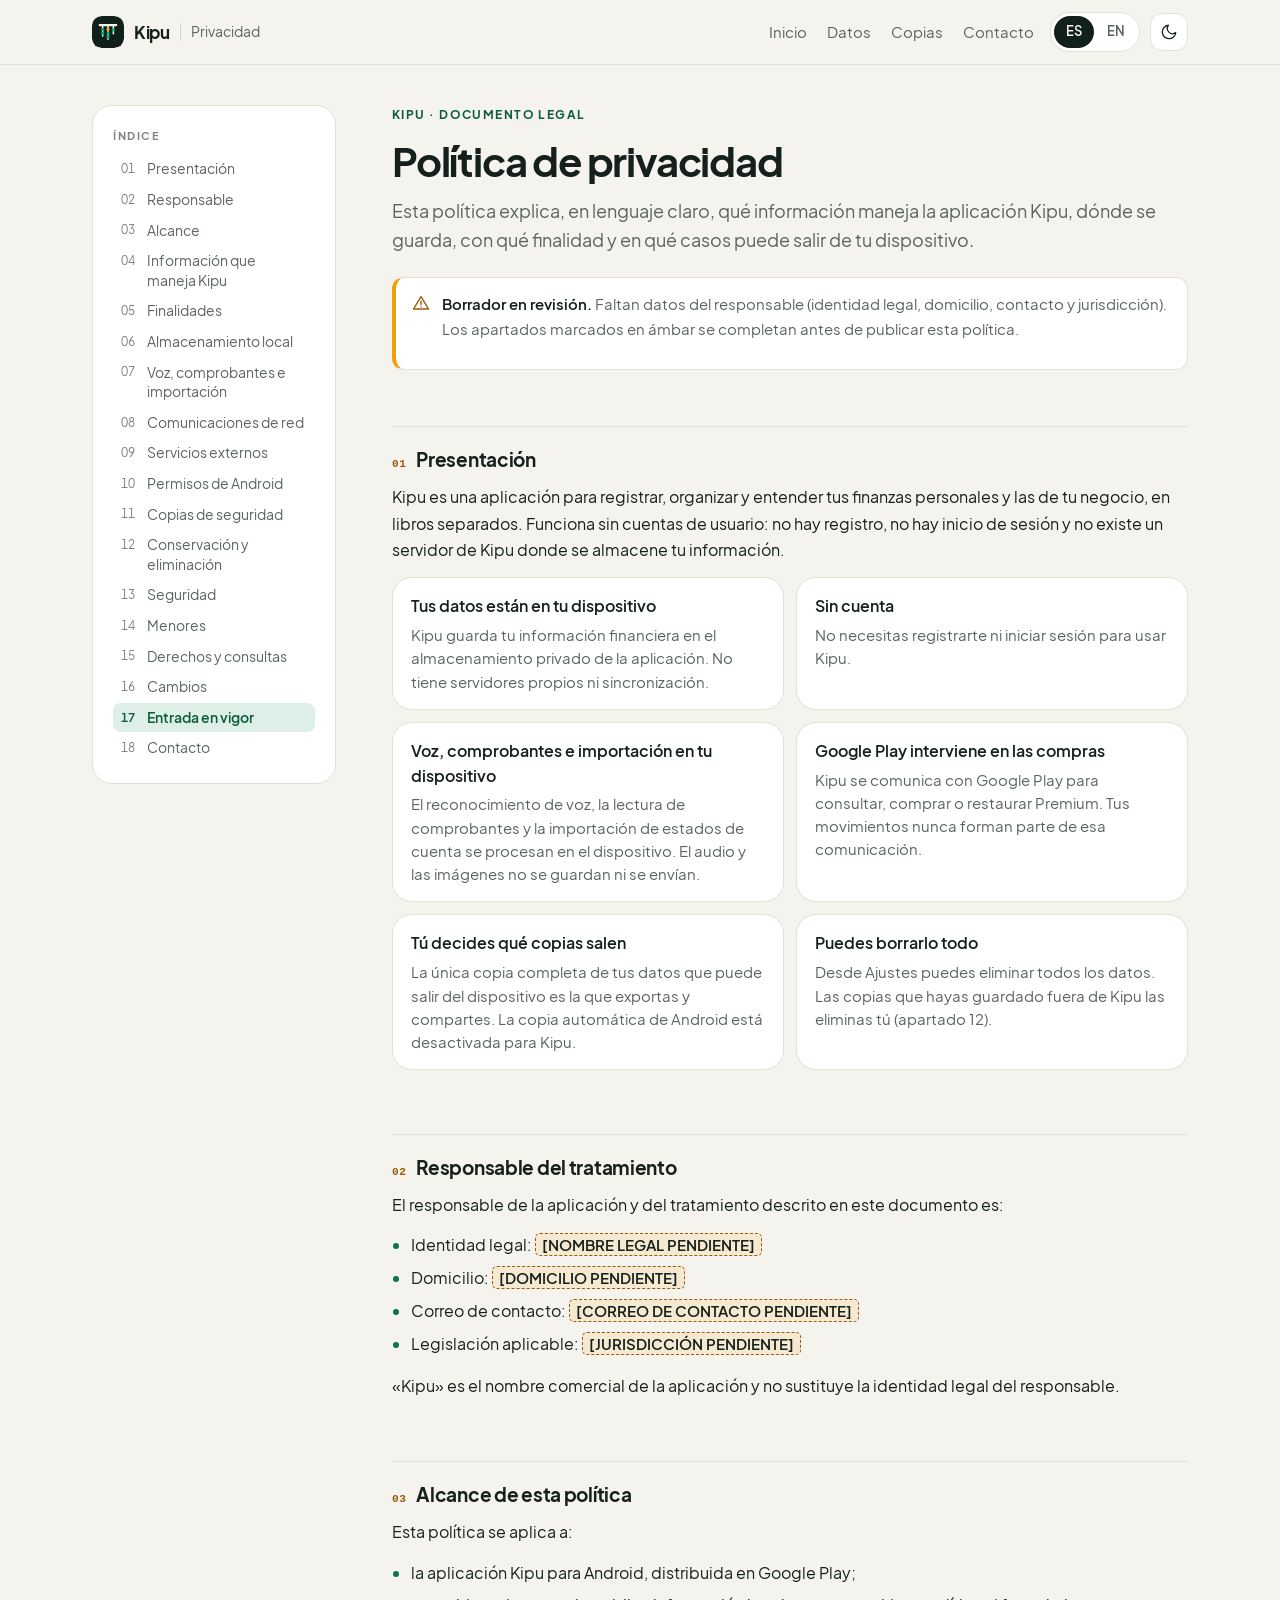
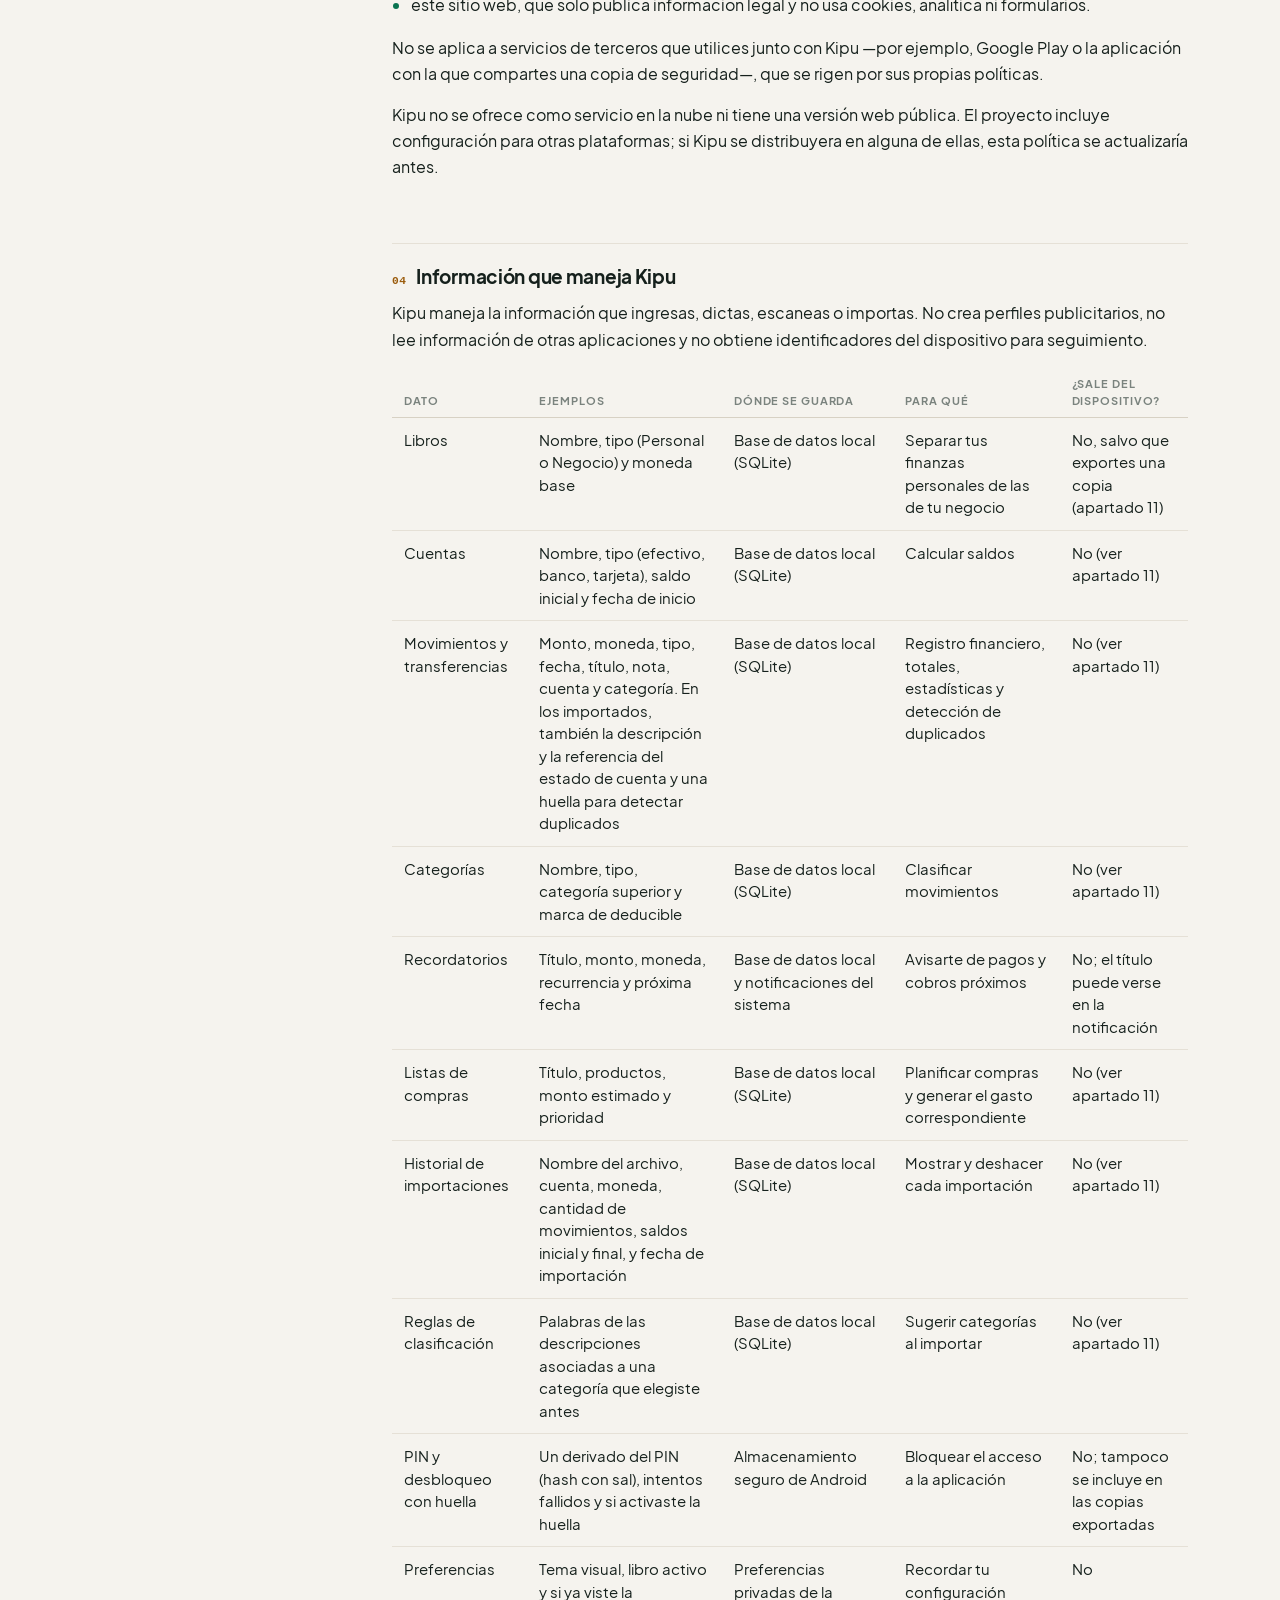
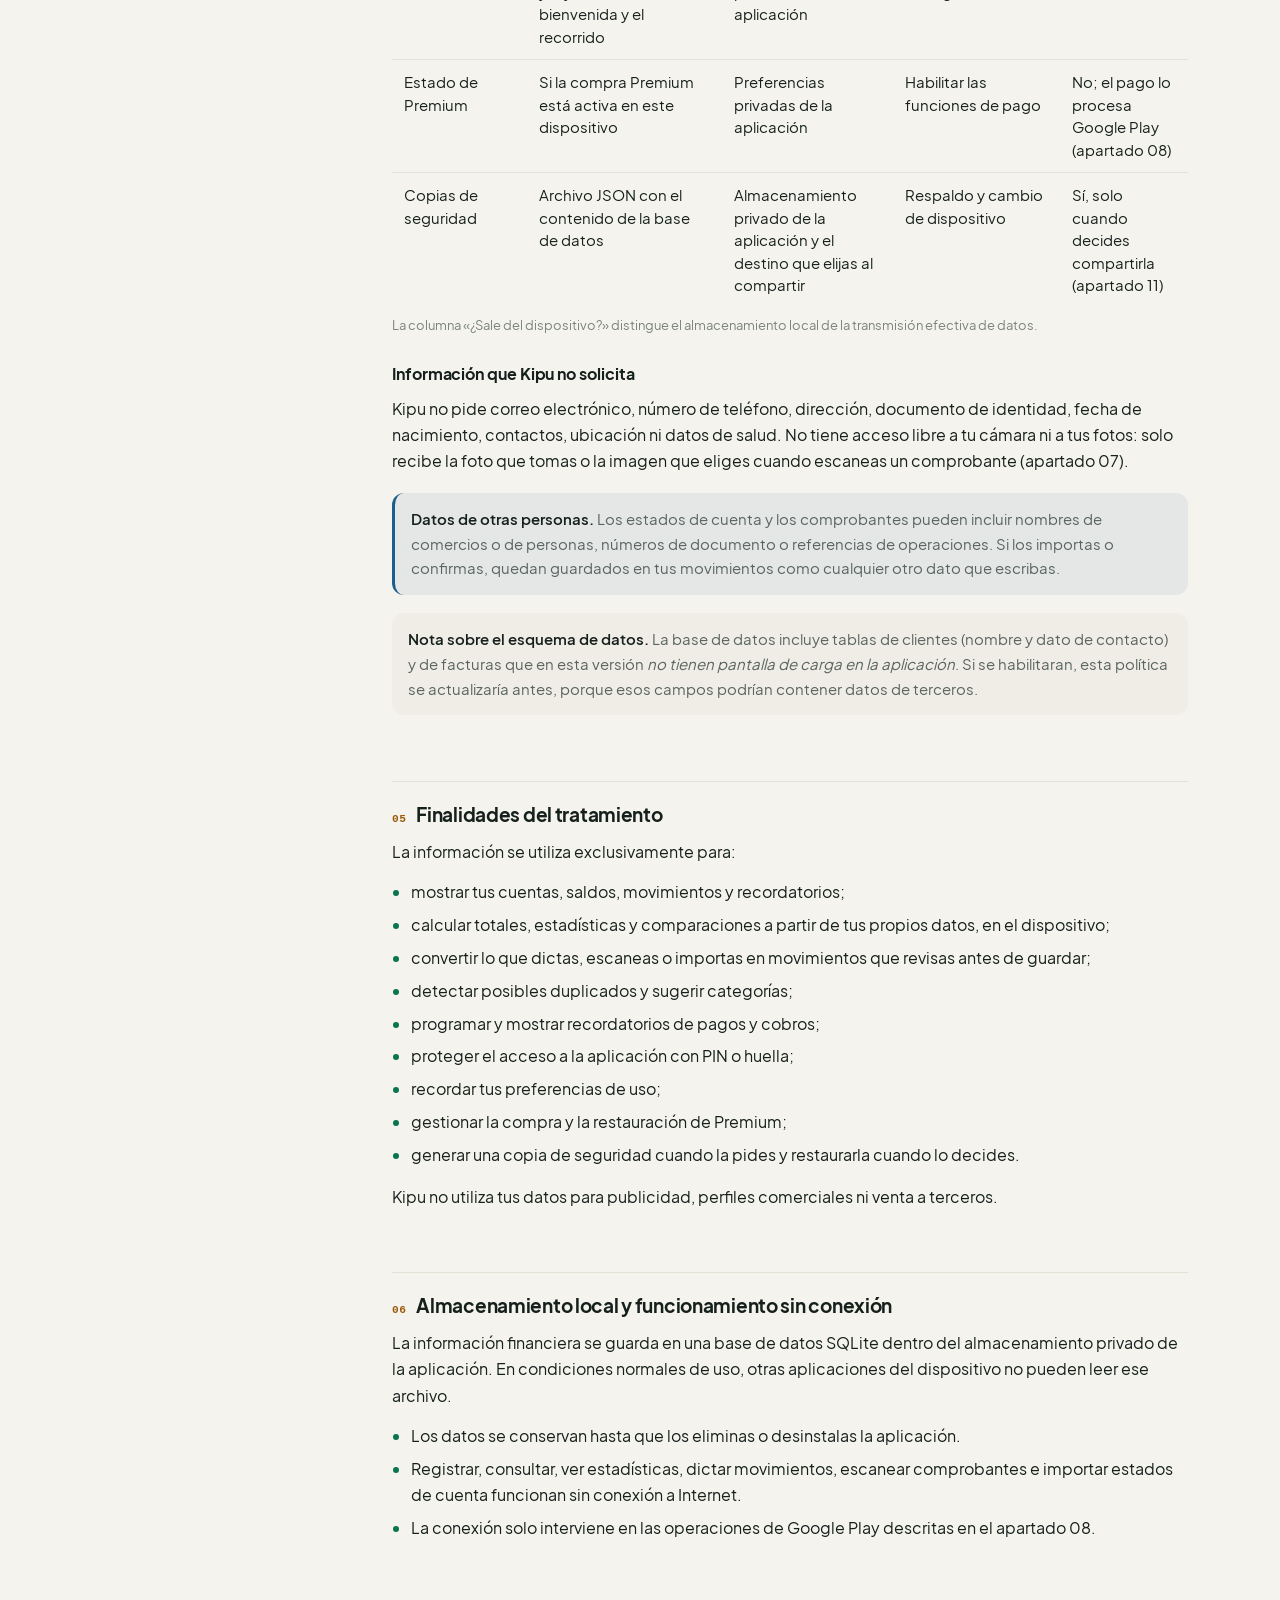
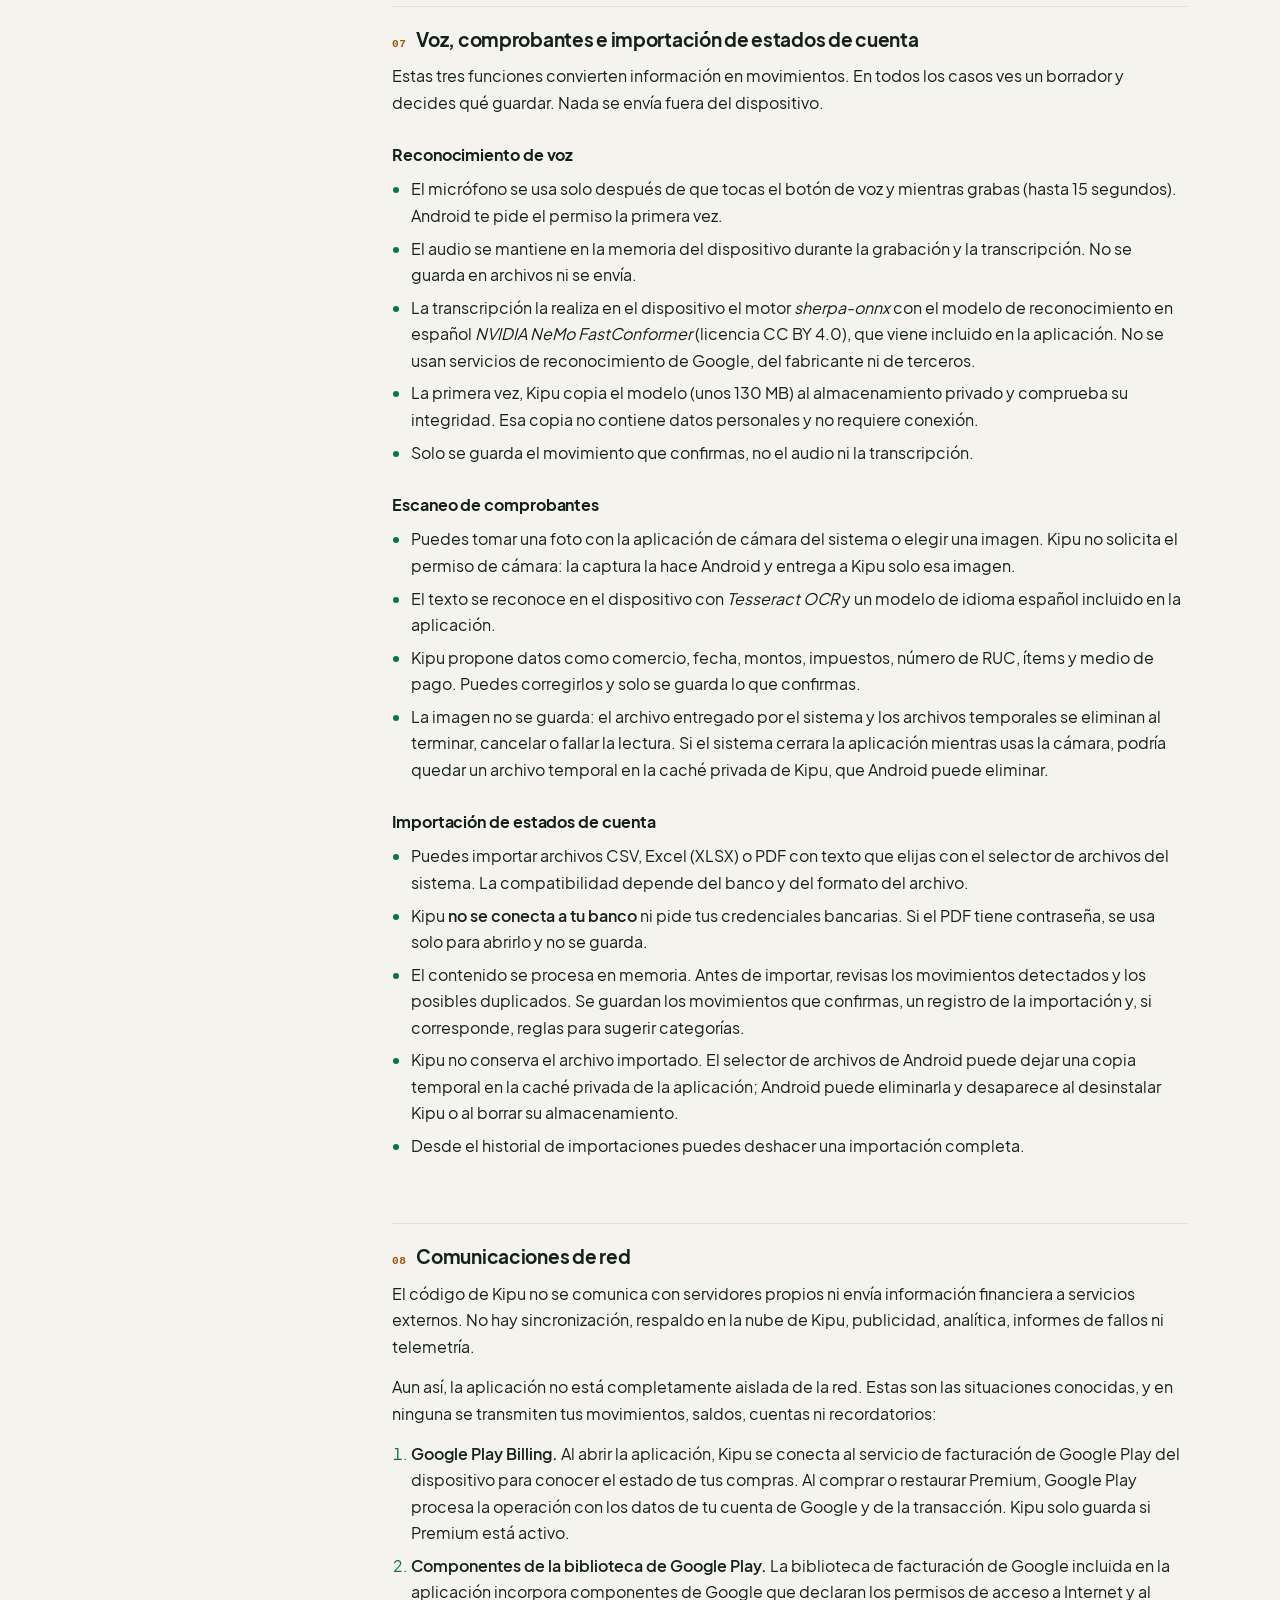
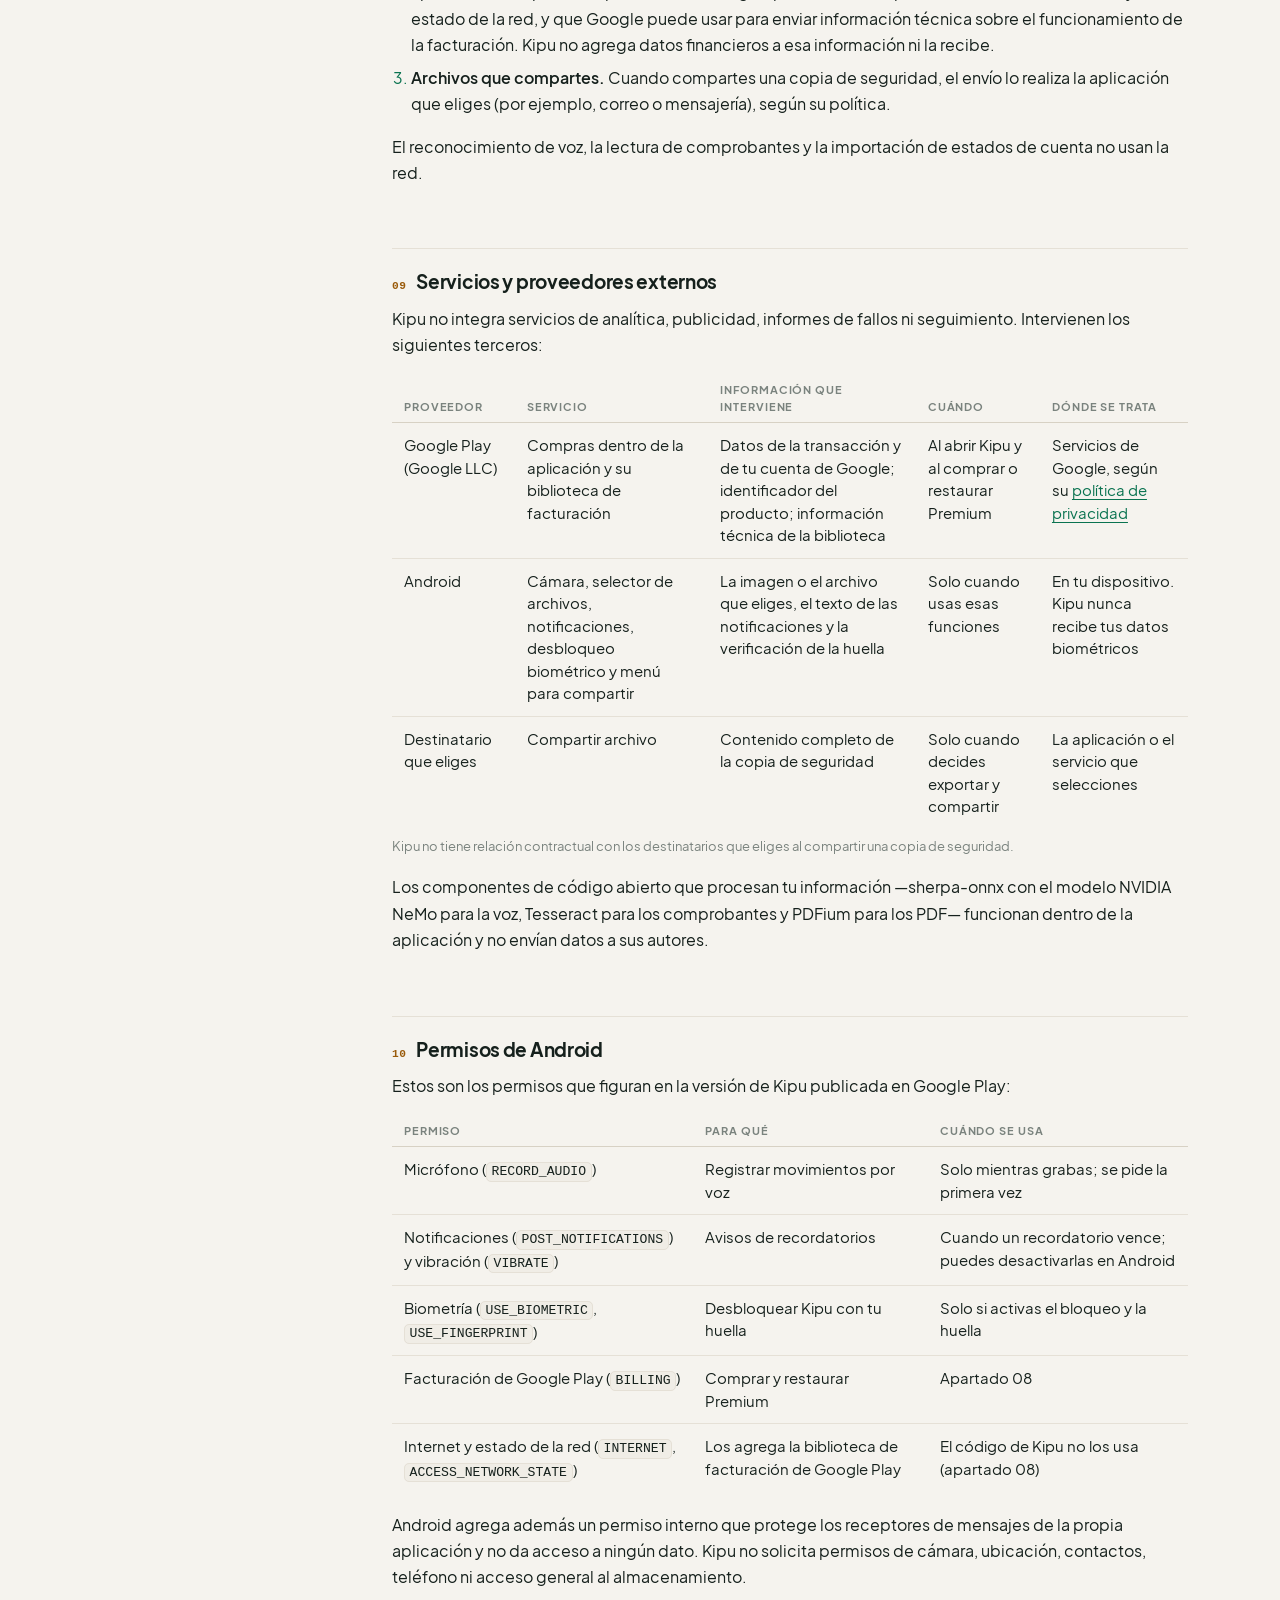
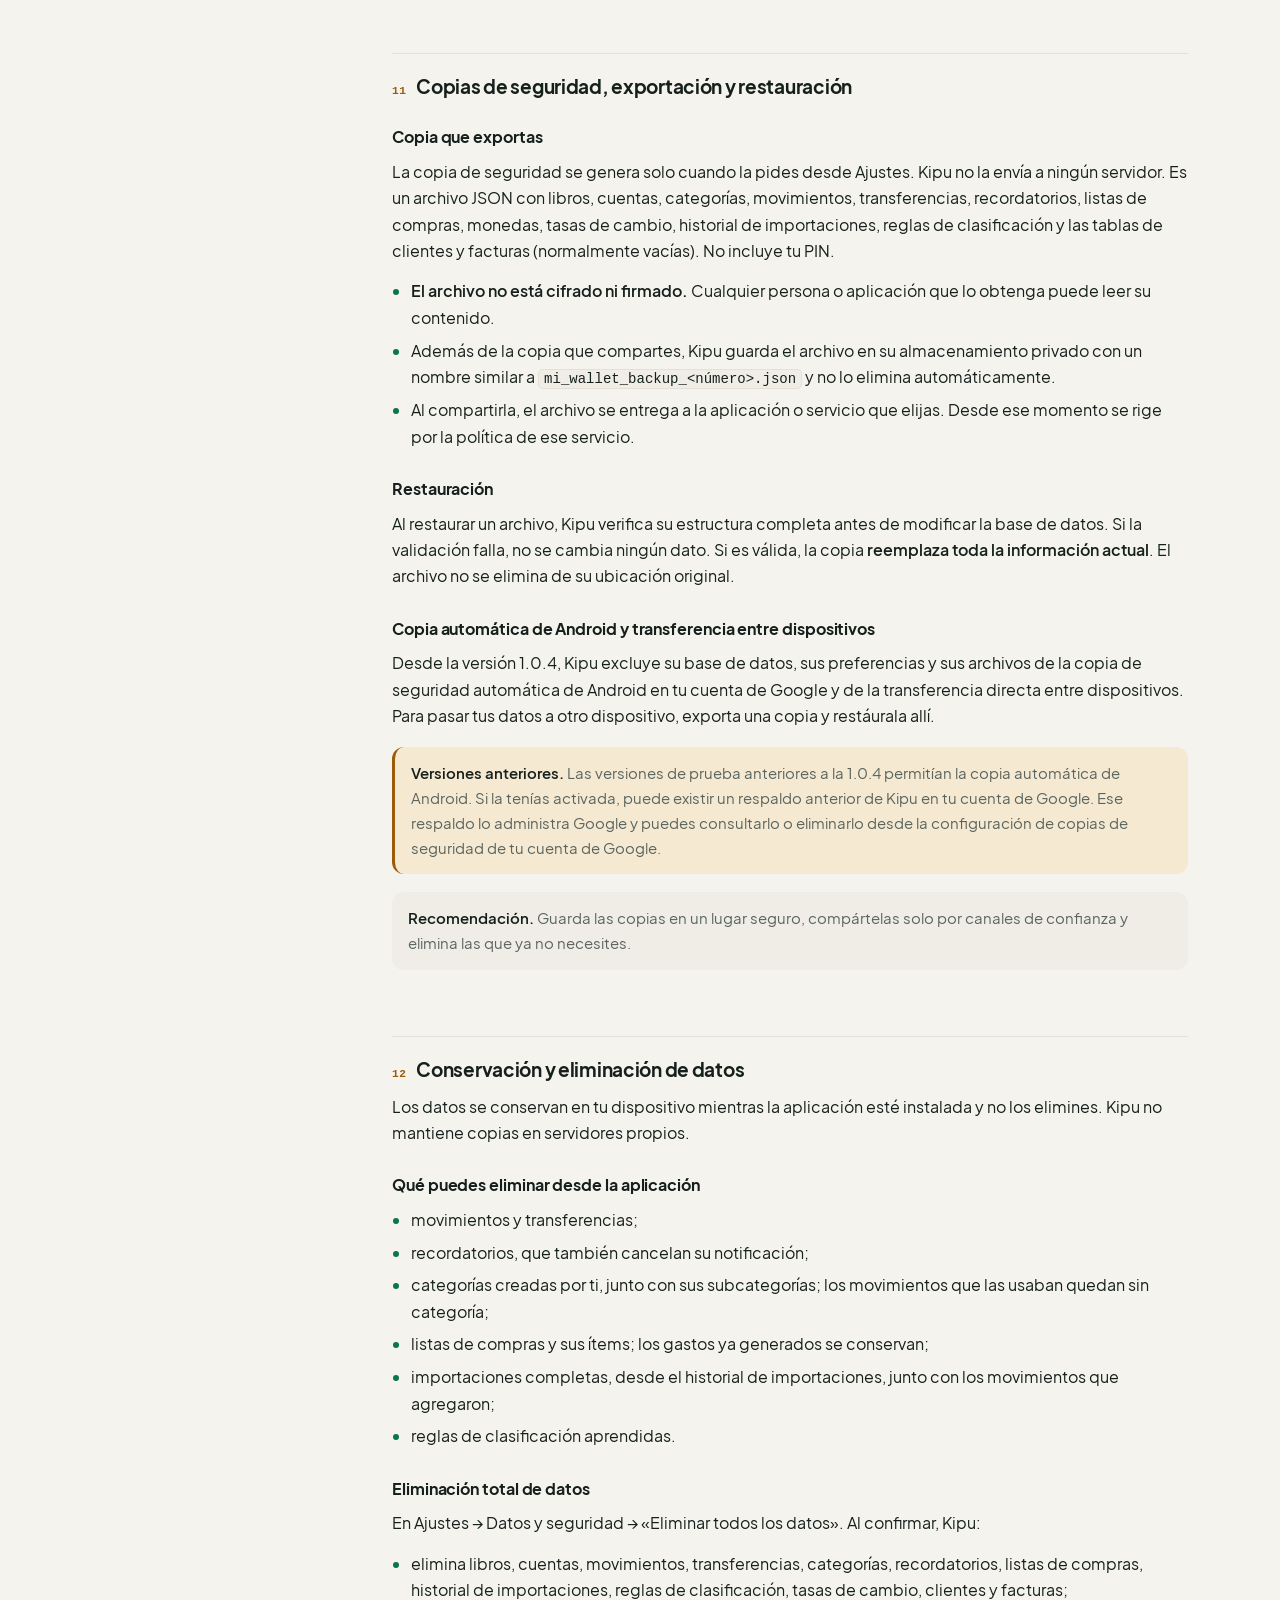
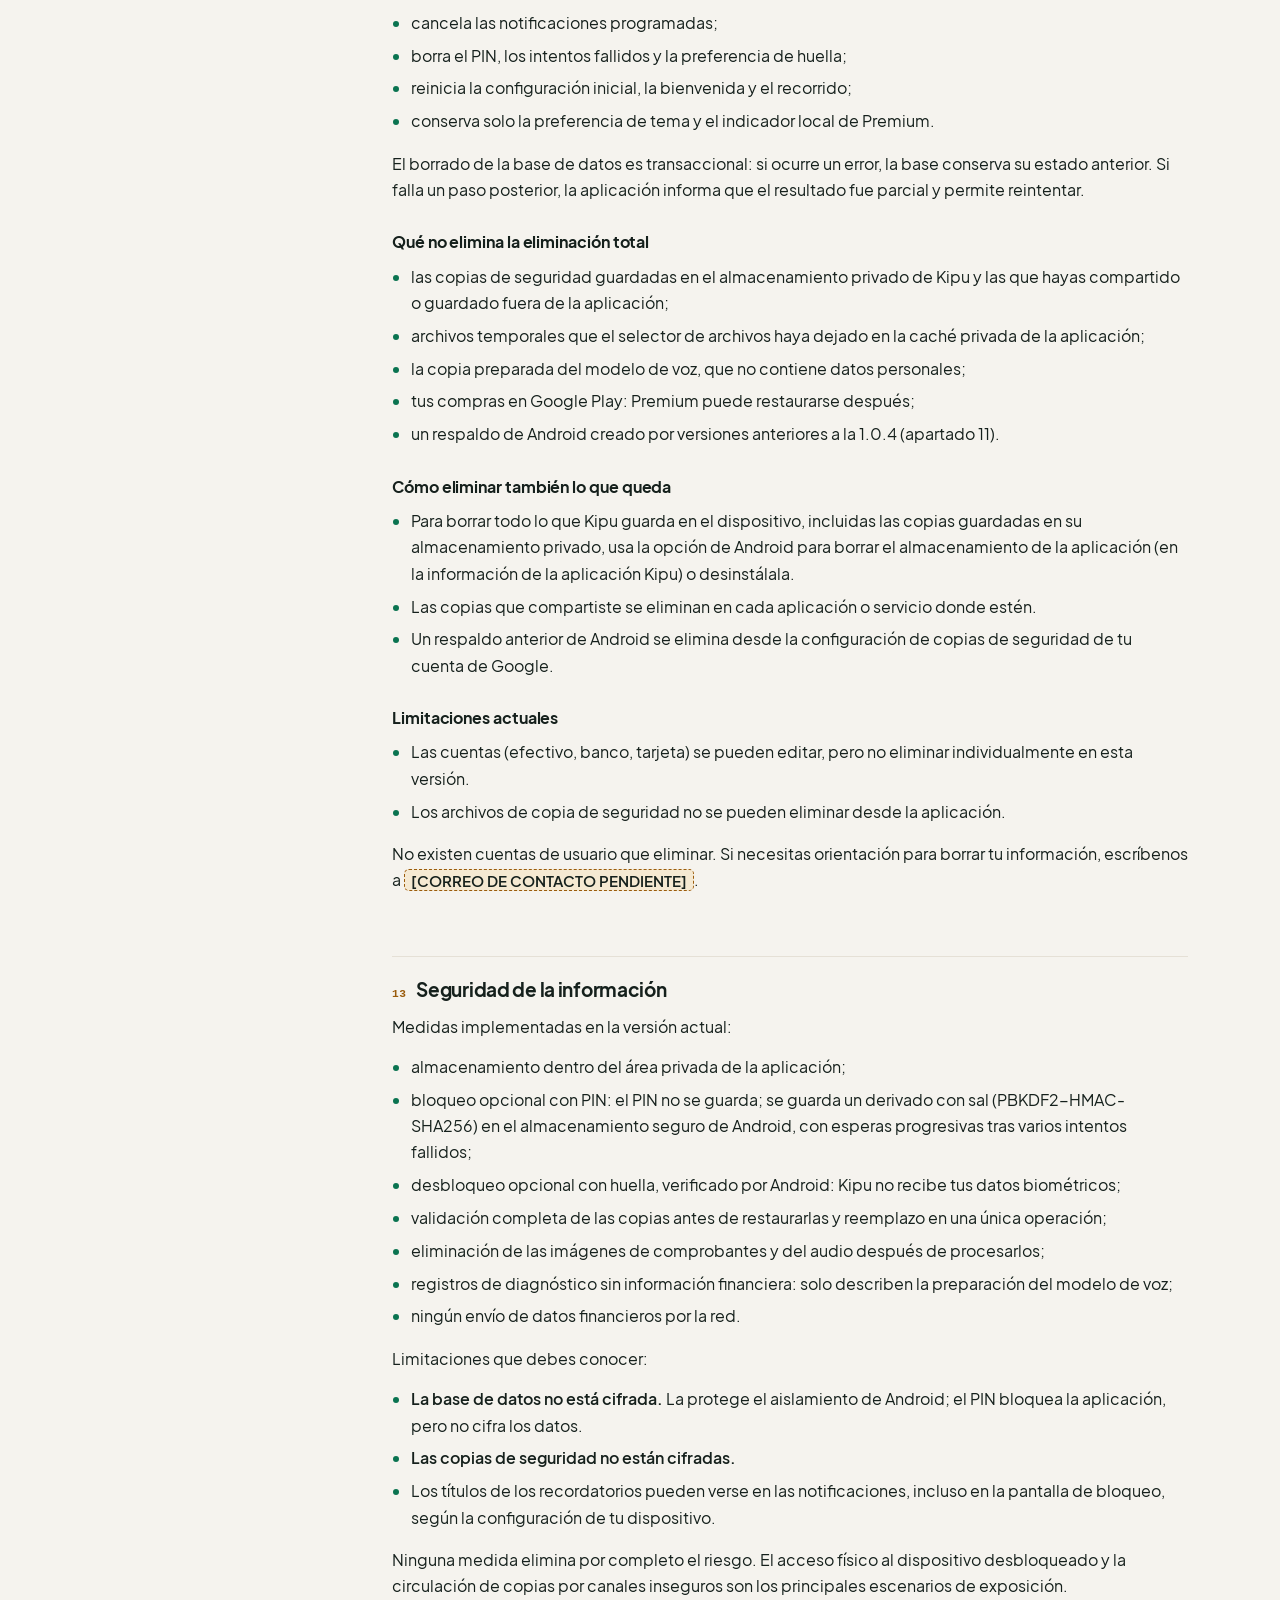
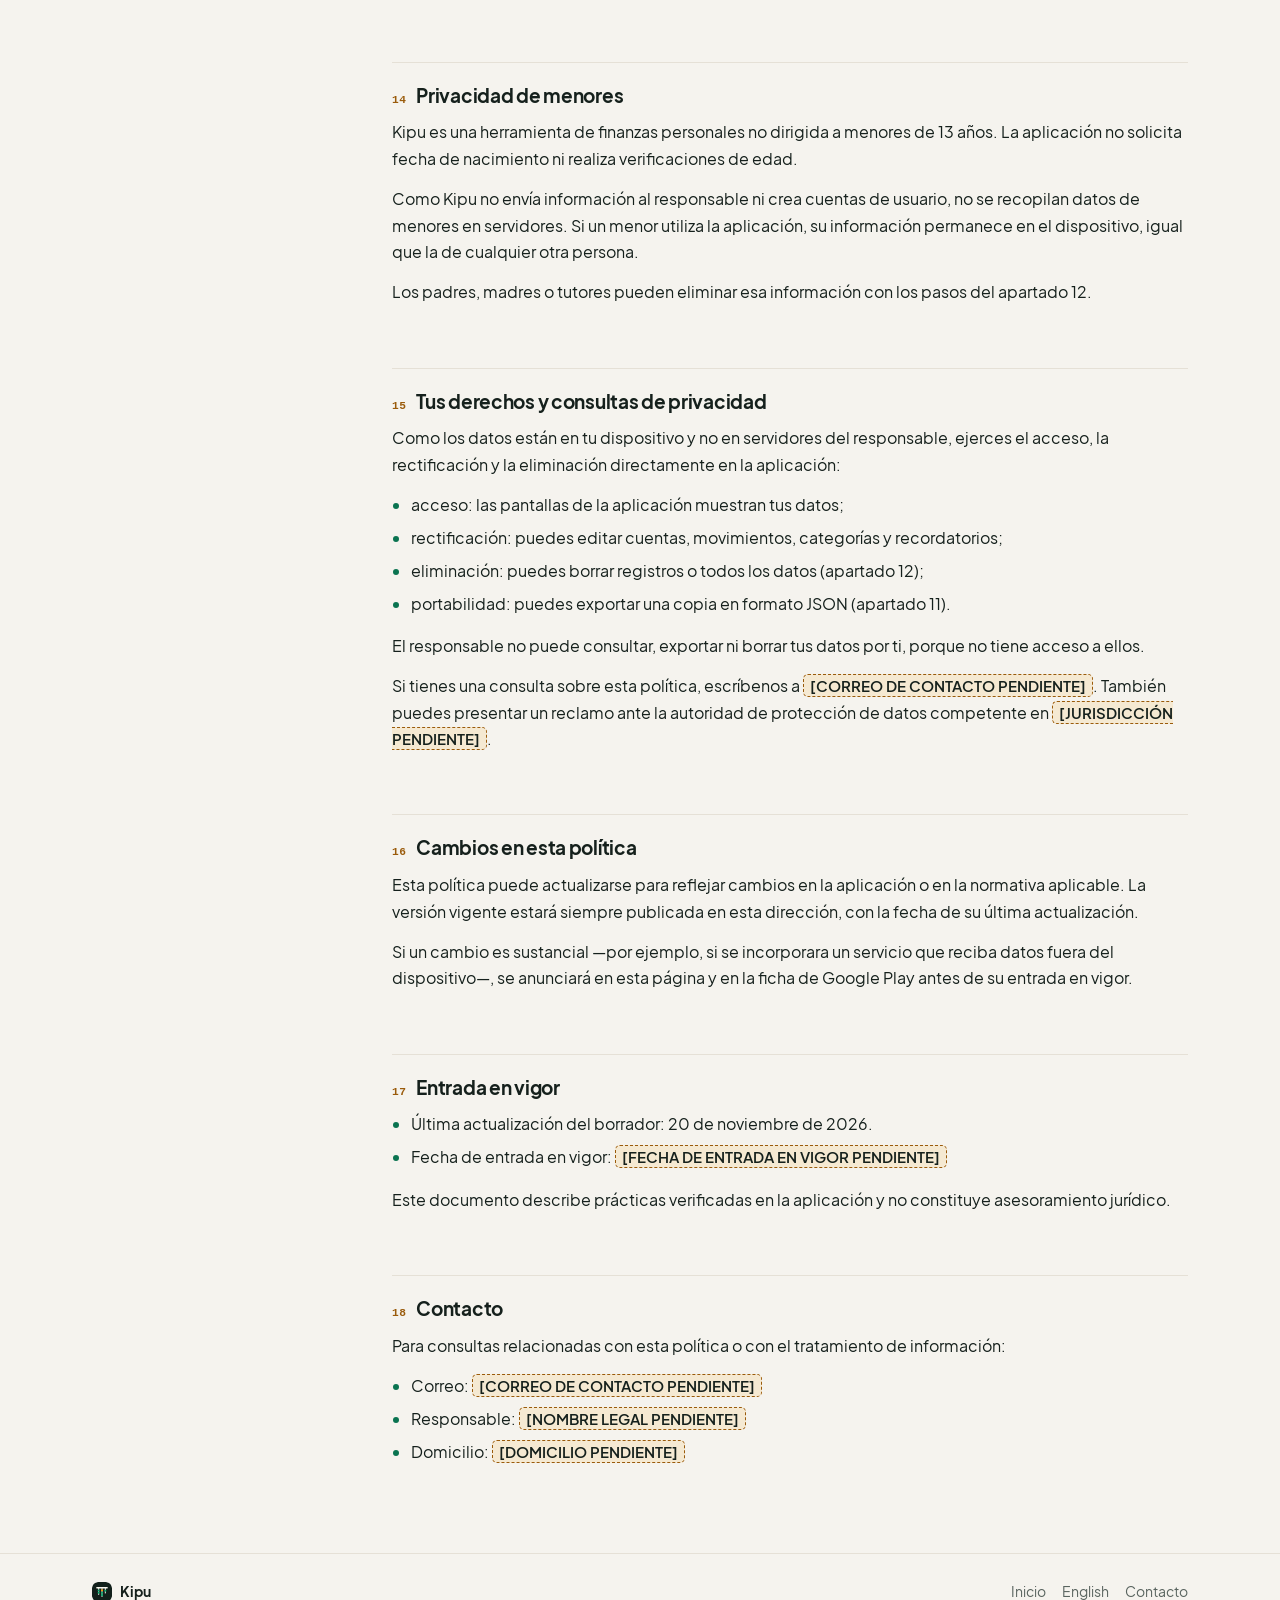
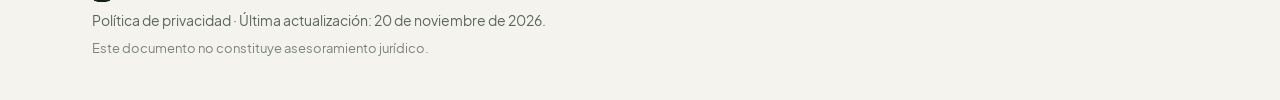
<file: privacy-policy/es/index.html>
<!DOCTYPE html>
<html lang="es">
  <head>
    <meta charset="utf-8" />
    <meta name="viewport" content="width=device-width, initial-scale=1" />

    <title>Política de privacidad · Kipu</title>
    <meta
      name="description"
      content="Política de privacidad de Kipu: qué información maneja la aplicación, cómo funcionan sin conexión la voz, el escaneo de comprobantes y la importación de estados de cuenta, qué interviene Google Play y cómo se eliminan los datos."
    />

    <link
      rel="canonical"
      href="https://kharoldcanova.github.io/kipu-privacy/privacy-policy/es/"
    />
    <link
      rel="alternate"
      hreflang="es"
      href="https://kharoldcanova.github.io/kipu-privacy/privacy-policy/es/"
    />
    <link
      rel="alternate"
      hreflang="en"
      href="https://kharoldcanova.github.io/kipu-privacy/privacy-policy/en/"
    />
    <link
      rel="alternate"
      hreflang="x-default"
      href="https://kharoldcanova.github.io/kipu-privacy/privacy-policy/es/"
    />

    <meta property="og:type" content="article" />
    <meta property="og:site_name" content="Kipu" />
    <meta property="og:title" content="Política de privacidad · Kipu" />
    <meta
      property="og:description"
      content="Cómo trata Kipu tu información: datos en tu dispositivo, sin cuentas de usuario y sin servidores propios."
    />
    <meta
      property="og:url"
      content="https://kharoldcanova.github.io/kipu-privacy/privacy-policy/es/"
    />
    <meta
      property="og:image"
      content="https://kharoldcanova.github.io/kipu-privacy/assets/images/og-image.png"
    />
    <meta property="og:image:width" content="1200" />
    <meta property="og:image:height" content="630" />
    <meta
      property="og:image:alt"
      content="Marca de Kipu, un khipu sobre fondo de tinta, junto al título Política de privacidad"
    />
    <meta property="og:locale" content="es_419" />
    <meta property="og:locale:alternate" content="en_US" />
    <meta name="twitter:card" content="summary_large_image" />

    <link
      rel="icon"
      type="image/svg+xml"
      href="../../assets/images/khipu-mark.svg"
    />
    <link
      rel="icon"
      type="image/png"
      sizes="32x32"
      href="../../assets/images/favicon-32.png"
    />
    <link
      rel="apple-touch-icon"
      href="../../assets/images/apple-touch-icon.png"
    />

    <meta
      name="theme-color"
      content="#F5F3EE"
      media="(prefers-color-scheme: light)"
    />
    <meta
      name="theme-color"
      content="#0B100E"
      media="(prefers-color-scheme: dark)"
    />

    <link rel="stylesheet" href="../../assets/css/styles.css" />

    <script>
      /* Evita el destello de tema incorrecto: aplica la preferencia guardada. */
      try {
        var storedTheme = window.localStorage.getItem('kipu-privacy-theme');
        if (storedTheme === 'dark' || storedTheme === 'light') {
          document.documentElement.setAttribute('data-theme', storedTheme);
        }
      } catch (error) {}
    </script>
  </head>

  <body>
    <a class="skip" href="#contenido">Saltar al contenido</a>

    <header class="site-header">
      <div class="shell site-header__inner">
        <a class="brand" href="../../" aria-label="Kipu — inicio">
          <img
            class="brand__mark"
            src="../../assets/images/khipu-mark.svg"
            alt=""
            width="32"
            height="32"
          />
          <span class="brand__name">Kipu</span>
          <span class="brand__divider" aria-hidden="true"></span>
          <span class="brand__section">Privacidad</span>
        </a>

        <nav class="site-nav" aria-label="Navegación principal">
          <a href="../../">Inicio</a>
          <a href="#s04">Datos</a>
          <a href="#s11">Copias</a>
          <a href="#s18">Contacto</a>
        </nav>

        <div class="header-actions">
          <div class="lang" role="group" aria-label="Idioma del documento">
            <a href="./" aria-current="page" hreflang="es" lang="es">ES</a>
            <a
              href="../en/"
              data-lang-base="../en/"
              hreflang="en"
              lang="en"
              title="Read this policy in English"
              >EN</a
            >
          </div>

          <button
            id="theme-toggle"
            class="icon-btn theme-toggle"
            type="button"
            aria-pressed="false"
            aria-label="Cambiar de tema"
            data-label-dark="Cambiar a tema oscuro"
            data-label-light="Cambiar a tema claro"
          >
            <svg
              class="icon-moon"
              viewBox="0 0 24 24"
              fill="none"
              stroke="currentColor"
              stroke-width="1.7"
              stroke-linecap="round"
              stroke-linejoin="round"
              aria-hidden="true"
              focusable="false"
            >
              <path d="M21 12.8A9 9 0 1 1 11.2 3a7 7 0 0 0 9.8 9.8Z" />
            </svg>
            <svg
              class="icon-sun"
              viewBox="0 0 24 24"
              fill="none"
              stroke="currentColor"
              stroke-width="1.7"
              stroke-linecap="round"
              stroke-linejoin="round"
              aria-hidden="true"
              focusable="false"
            >
              <circle cx="12" cy="12" r="4.2" />
              <path
                d="M12 2.5v2.2M12 19.3v2.2M4.2 4.2l1.6 1.6M18.2 18.2l1.6 1.6M2.5 12h2.2M19.3 12h2.2M4.2 19.8l1.6-1.6M18.2 5.8l1.6-1.6"
              />
            </svg>
            <span class="sr-only theme-toggle__label">Cambiar de tema</span>
          </button>
        </div>
      </div>
    </header>

    <main id="contenido" class="shell">
      <div class="doc">
        <nav class="toc" aria-labelledby="toc-title">
          <details class="toc__details" open>
            <summary class="toc__title" id="toc-title">Índice</summary>
          <ol>
            <li><a href="#s01"><span class="num">01</span> Presentación</a></li>
            <li><a href="#s02"><span class="num">02</span> Responsable</a></li>
            <li><a href="#s03"><span class="num">03</span> Alcance</a></li>
            <li><a href="#s04"><span class="num">04</span> Información que maneja Kipu</a></li>
            <li><a href="#s05"><span class="num">05</span> Finalidades</a></li>
            <li><a href="#s06"><span class="num">06</span> Almacenamiento local</a></li>
            <li><a href="#s07"><span class="num">07</span> Voz, comprobantes e importación</a></li>
            <li><a href="#s08"><span class="num">08</span> Comunicaciones de red</a></li>
            <li><a href="#s09"><span class="num">09</span> Servicios externos</a></li>
            <li><a href="#s10"><span class="num">10</span> Permisos de Android</a></li>
            <li><a href="#s11"><span class="num">11</span> Copias de seguridad</a></li>
            <li><a href="#s12"><span class="num">12</span> Conservación y eliminación</a></li>
            <li><a href="#s13"><span class="num">13</span> Seguridad</a></li>
            <li><a href="#s14"><span class="num">14</span> Menores</a></li>
            <li><a href="#s15"><span class="num">15</span> Derechos y consultas</a></li>
            <li><a href="#s16"><span class="num">16</span> Cambios</a></li>
            <li><a href="#s17"><span class="num">17</span> Entrada en vigor</a></li>
            <li><a href="#s18"><span class="num">18</span> Contacto</a></li>
          </ol>
          </details>
        </nav>

        <article class="prose">
          <p class="eyebrow">Kipu · Documento legal</p>
          <h1>Política de privacidad</h1>
          <p class="lede">
            Esta política explica, en lenguaje claro, qué información maneja la
            aplicación Kipu, dónde se guarda, con qué finalidad y en qué casos
            puede salir de tu dispositivo.
          </p>

          <div class="draft" role="note">
            <svg
              class="draft__icon"
              viewBox="0 0 24 24"
              fill="none"
              stroke="currentColor"
              stroke-width="1.9"
              stroke-linecap="round"
              stroke-linejoin="round"
              aria-hidden="true"
              focusable="false"
            >
              <path d="M12 3.5 22 20H2L12 3.5Z" />
              <path d="M12 9.5v4.5M12 17h.01" />
            </svg>
            <p>
              <strong>Borrador en revisión.</strong> Faltan datos del
              responsable (identidad legal, domicilio, contacto y jurisdicción).
              Los apartados marcados en ámbar se completan antes de publicar
              esta política.
            </p>
          </div>

          <section id="s01" aria-labelledby="h-s01">
            <h2 id="h-s01"><span class="snum">01</span> Presentación</h2>
            <p>
              Kipu es una aplicación para registrar, organizar y entender tus
              finanzas personales y las de tu negocio, en libros separados.
              Funciona sin cuentas de usuario: no hay registro, no hay inicio de
              sesión y no existe un servidor de Kipu donde se almacene tu
              información.
            </p>

            <ul class="facts" aria-label="Resumen de la política">
              <li>
                <strong>Tus datos están en tu dispositivo</strong>
                Kipu guarda tu información financiera en el almacenamiento
                privado de la aplicación. No tiene servidores propios ni
                sincronización.
              </li>
              <li>
                <strong>Sin cuenta</strong>
                No necesitas registrarte ni iniciar sesión para usar Kipu.
              </li>
              <li>
                <strong>Voz, comprobantes e importación en tu dispositivo</strong>
                El reconocimiento de voz, la lectura de comprobantes y la
                importación de estados de cuenta se procesan en el dispositivo.
                El audio y las imágenes no se guardan ni se envían.
              </li>
              <li>
                <strong>Google Play interviene en las compras</strong>
                Kipu se comunica con Google Play para consultar, comprar o
                restaurar Premium. Tus movimientos nunca forman parte de esa
                comunicación.
              </li>
              <li>
                <strong>Tú decides qué copias salen</strong>
                La única copia completa de tus datos que puede salir del
                dispositivo es la que exportas y compartes. La copia automática
                de Android está desactivada para Kipu.
              </li>
              <li>
                <strong>Puedes borrarlo todo</strong>
                Desde Ajustes puedes eliminar todos los datos. Las copias que
                hayas guardado fuera de Kipu las eliminas tú (apartado 12).
              </li>
            </ul>
          </section>

          <section id="s02" aria-labelledby="h-s02">
            <h2 id="h-s02"><span class="snum">02</span> Responsable del tratamiento</h2>
            <p>
              El responsable de la aplicación y del tratamiento descrito en este
              documento es:
            </p>
            <ul>
              <li>Identidad legal: <span class="pending">[NOMBRE LEGAL PENDIENTE]</span></li>
              <li>Domicilio: <span class="pending">[DOMICILIO PENDIENTE]</span></li>
              <li>Correo de contacto: <span class="pending">[CORREO DE CONTACTO PENDIENTE]</span></li>
              <li>Legislación aplicable: <span class="pending">[JURISDICCIÓN PENDIENTE]</span></li>
            </ul>
            <p>
              «Kipu» es el nombre comercial de la aplicación y no sustituye la
              identidad legal del responsable.
            </p>
          </section>

          <section id="s03" aria-labelledby="h-s03">
            <h2 id="h-s03"><span class="snum">03</span> Alcance de esta política</h2>
            <p>Esta política se aplica a:</p>
            <ul>
              <li>la aplicación Kipu para Android, distribuida en Google Play;</li>
              <li>
                este sitio web, que solo publica información legal y no usa
                cookies, analítica ni formularios.
              </li>
            </ul>
            <p>
              No se aplica a servicios de terceros que utilices junto con Kipu
              —por ejemplo, Google Play o la aplicación con la que compartes una
              copia de seguridad—, que se rigen por sus propias políticas.
            </p>
            <p>
              Kipu no se ofrece como servicio en la nube ni tiene una versión web
              pública. El proyecto incluye configuración para otras plataformas;
              si Kipu se distribuyera en alguna de ellas, esta política se
              actualizaría antes.
            </p>
          </section>

          <section id="s04" aria-labelledby="h-s04">
            <h2 id="h-s04"><span class="snum">04</span> Información que maneja Kipu</h2>
            <p>
              Kipu maneja la información que ingresas, dictas, escaneas o
              importas. No crea perfiles publicitarios, no lee información de
              otras aplicaciones y no obtiene identificadores del dispositivo
              para seguimiento.
            </p>

            <table class="table">
              <caption>
                La columna «¿Sale del dispositivo?» distingue el almacenamiento
                local de la transmisión efectiva de datos.
              </caption>
              <thead>
                <tr>
                  <th scope="col">Dato</th>
                  <th scope="col">Ejemplos</th>
                  <th scope="col">Dónde se guarda</th>
                  <th scope="col">Para qué</th>
                  <th scope="col">¿Sale del dispositivo?</th>
                </tr>
              </thead>
              <tbody>
                <tr>
                  <td data-label="Dato">Libros</td>
                  <td data-label="Ejemplos">
                    Nombre, tipo (Personal o Negocio) y moneda base
                  </td>
                  <td data-label="Dónde se guarda">Base de datos local (SQLite)</td>
                  <td data-label="Para qué">
                    Separar tus finanzas personales de las de tu negocio
                  </td>
                  <td data-label="¿Sale del dispositivo?">
                    No, salvo que exportes una copia (apartado 11)
                  </td>
                </tr>
                <tr>
                  <td data-label="Dato">Cuentas</td>
                  <td data-label="Ejemplos">
                    Nombre, tipo (efectivo, banco, tarjeta), saldo inicial y
                    fecha de inicio
                  </td>
                  <td data-label="Dónde se guarda">Base de datos local (SQLite)</td>
                  <td data-label="Para qué">Calcular saldos</td>
                  <td data-label="¿Sale del dispositivo?">No (ver apartado 11)</td>
                </tr>
                <tr>
                  <td data-label="Dato">Movimientos y transferencias</td>
                  <td data-label="Ejemplos">
                    Monto, moneda, tipo, fecha, título, nota, cuenta y categoría.
                    En los importados, también la descripción y la referencia
                    del estado de cuenta y una huella para detectar duplicados
                  </td>
                  <td data-label="Dónde se guarda">Base de datos local (SQLite)</td>
                  <td data-label="Para qué">
                    Registro financiero, totales, estadísticas y detección de
                    duplicados
                  </td>
                  <td data-label="¿Sale del dispositivo?">No (ver apartado 11)</td>
                </tr>
                <tr>
                  <td data-label="Dato">Categorías</td>
                  <td data-label="Ejemplos">
                    Nombre, tipo, categoría superior y marca de deducible
                  </td>
                  <td data-label="Dónde se guarda">Base de datos local (SQLite)</td>
                  <td data-label="Para qué">Clasificar movimientos</td>
                  <td data-label="¿Sale del dispositivo?">No (ver apartado 11)</td>
                </tr>
                <tr>
                  <td data-label="Dato">Recordatorios</td>
                  <td data-label="Ejemplos">
                    Título, monto, moneda, recurrencia y próxima fecha
                  </td>
                  <td data-label="Dónde se guarda">
                    Base de datos local y notificaciones del sistema
                  </td>
                  <td data-label="Para qué">Avisarte de pagos y cobros próximos</td>
                  <td data-label="¿Sale del dispositivo?">
                    No; el título puede verse en la notificación
                  </td>
                </tr>
                <tr>
                  <td data-label="Dato">Listas de compras</td>
                  <td data-label="Ejemplos">
                    Título, productos, monto estimado y prioridad
                  </td>
                  <td data-label="Dónde se guarda">Base de datos local (SQLite)</td>
                  <td data-label="Para qué">
                    Planificar compras y generar el gasto correspondiente
                  </td>
                  <td data-label="¿Sale del dispositivo?">No (ver apartado 11)</td>
                </tr>
                <tr>
                  <td data-label="Dato">Historial de importaciones</td>
                  <td data-label="Ejemplos">
                    Nombre del archivo, cuenta, moneda, cantidad de movimientos,
                    saldos inicial y final, y fecha de importación
                  </td>
                  <td data-label="Dónde se guarda">Base de datos local (SQLite)</td>
                  <td data-label="Para qué">
                    Mostrar y deshacer cada importación
                  </td>
                  <td data-label="¿Sale del dispositivo?">No (ver apartado 11)</td>
                </tr>
                <tr>
                  <td data-label="Dato">Reglas de clasificación</td>
                  <td data-label="Ejemplos">
                    Palabras de las descripciones asociadas a una categoría que
                    elegiste antes
                  </td>
                  <td data-label="Dónde se guarda">Base de datos local (SQLite)</td>
                  <td data-label="Para qué">Sugerir categorías al importar</td>
                  <td data-label="¿Sale del dispositivo?">No (ver apartado 11)</td>
                </tr>
                <tr>
                  <td data-label="Dato">PIN y desbloqueo con huella</td>
                  <td data-label="Ejemplos">
                    Un derivado del PIN (hash con sal), intentos fallidos y si
                    activaste la huella
                  </td>
                  <td data-label="Dónde se guarda">
                    Almacenamiento seguro de Android
                  </td>
                  <td data-label="Para qué">Bloquear el acceso a la aplicación</td>
                  <td data-label="¿Sale del dispositivo?">
                    No; tampoco se incluye en las copias exportadas
                  </td>
                </tr>
                <tr>
                  <td data-label="Dato">Preferencias</td>
                  <td data-label="Ejemplos">
                    Tema visual, libro activo y si ya viste la bienvenida y el
                    recorrido
                  </td>
                  <td data-label="Dónde se guarda">
                    Preferencias privadas de la aplicación
                  </td>
                  <td data-label="Para qué">Recordar tu configuración</td>
                  <td data-label="¿Sale del dispositivo?">No</td>
                </tr>
                <tr>
                  <td data-label="Dato">Estado de Premium</td>
                  <td data-label="Ejemplos">
                    Si la compra Premium está activa en este dispositivo
                  </td>
                  <td data-label="Dónde se guarda">
                    Preferencias privadas de la aplicación
                  </td>
                  <td data-label="Para qué">Habilitar las funciones de pago</td>
                  <td data-label="¿Sale del dispositivo?">
                    No; el pago lo procesa Google Play (apartado 08)
                  </td>
                </tr>
                <tr>
                  <td data-label="Dato">Copias de seguridad</td>
                  <td data-label="Ejemplos">
                    Archivo JSON con el contenido de la base de datos
                  </td>
                  <td data-label="Dónde se guarda">
                    Almacenamiento privado de la aplicación y el destino que
                    elijas al compartir
                  </td>
                  <td data-label="Para qué">Respaldo y cambio de dispositivo</td>
                  <td data-label="¿Sale del dispositivo?">
                    Sí, solo cuando decides compartirla (apartado 11)
                  </td>
                </tr>
              </tbody>
            </table>

            <h3>Información que Kipu no solicita</h3>
            <p>
              Kipu no pide correo electrónico, número de teléfono, dirección,
              documento de identidad, fecha de nacimiento, contactos, ubicación
              ni datos de salud. No tiene acceso libre a tu cámara ni a tus
              fotos: solo recibe la foto que tomas o la imagen que eliges cuando
              escaneas un comprobante (apartado 07).
            </p>

            <div class="note note--info">
              <strong>Datos de otras personas.</strong> Los estados de cuenta y
              los comprobantes pueden incluir nombres de comercios o de personas,
              números de documento o referencias de operaciones. Si los importas
              o confirmas, quedan guardados en tus movimientos como cualquier
              otro dato que escribas.
            </div>

            <div class="note">
              <strong>Nota sobre el esquema de datos.</strong> La base de datos
              incluye tablas de clientes (nombre y dato de contacto) y de
              facturas que en esta versión <em>no tienen pantalla de carga en la
              aplicación</em>. Si se habilitaran, esta política se actualizaría
              antes, porque esos campos podrían contener datos de terceros.
            </div>
          </section>

          <section id="s05" aria-labelledby="h-s05">
            <h2 id="h-s05"><span class="snum">05</span> Finalidades del tratamiento</h2>
            <p>La información se utiliza exclusivamente para:</p>
            <ul>
              <li>mostrar tus cuentas, saldos, movimientos y recordatorios;</li>
              <li>
                calcular totales, estadísticas y comparaciones a partir de tus
                propios datos, en el dispositivo;
              </li>
              <li>
                convertir lo que dictas, escaneas o importas en movimientos que
                revisas antes de guardar;
              </li>
              <li>detectar posibles duplicados y sugerir categorías;</li>
              <li>programar y mostrar recordatorios de pagos y cobros;</li>
              <li>proteger el acceso a la aplicación con PIN o huella;</li>
              <li>recordar tus preferencias de uso;</li>
              <li>gestionar la compra y la restauración de Premium;</li>
              <li>
                generar una copia de seguridad cuando la pides y restaurarla
                cuando lo decides.
              </li>
            </ul>
            <p>
              Kipu no utiliza tus datos para publicidad, perfiles comerciales ni
              venta a terceros.
            </p>
          </section>

          <section id="s06" aria-labelledby="h-s06">
            <h2 id="h-s06"><span class="snum">06</span> Almacenamiento local y funcionamiento sin conexión</h2>
            <p>
              La información financiera se guarda en una base de datos SQLite
              dentro del almacenamiento privado de la aplicación. En condiciones
              normales de uso, otras aplicaciones del dispositivo no pueden leer
              ese archivo.
            </p>
            <ul>
              <li>
                Los datos se conservan hasta que los eliminas o desinstalas la
                aplicación.
              </li>
              <li>
                Registrar, consultar, ver estadísticas, dictar movimientos,
                escanear comprobantes e importar estados de cuenta funcionan sin
                conexión a Internet.
              </li>
              <li>
                La conexión solo interviene en las operaciones de Google Play
                descritas en el apartado 08.
              </li>
            </ul>
          </section>

          <section id="s07" aria-labelledby="h-s07">
            <h2 id="h-s07"><span class="snum">07</span> Voz, comprobantes e importación de estados de cuenta</h2>
            <p>
              Estas tres funciones convierten información en movimientos. En
              todos los casos ves un borrador y decides qué guardar. Nada se
              envía fuera del dispositivo.
            </p>

            <h3>Reconocimiento de voz</h3>
            <ul>
              <li>
                El micrófono se usa solo después de que tocas el botón de voz y
                mientras grabas (hasta 15 segundos). Android te pide el permiso
                la primera vez.
              </li>
              <li>
                El audio se mantiene en la memoria del dispositivo durante la
                grabación y la transcripción. No se guarda en archivos ni se
                envía.
              </li>
              <li>
                La transcripción la realiza en el dispositivo el motor
                <em>sherpa-onnx</em> con el modelo de reconocimiento en español
                <em>NVIDIA NeMo FastConformer</em> (licencia CC BY 4.0), que
                viene incluido en la aplicación. No se usan servicios de
                reconocimiento de Google, del fabricante ni de terceros.
              </li>
              <li>
                La primera vez, Kipu copia el modelo (unos 130 MB) al
                almacenamiento privado y comprueba su integridad. Esa copia no
                contiene datos personales y no requiere conexión.
              </li>
              <li>
                Solo se guarda el movimiento que confirmas, no el audio ni la
                transcripción.
              </li>
            </ul>

            <h3>Escaneo de comprobantes</h3>
            <ul>
              <li>
                Puedes tomar una foto con la aplicación de cámara del sistema o
                elegir una imagen. Kipu no solicita el permiso de cámara: la
                captura la hace Android y entrega a Kipu solo esa imagen.
              </li>
              <li>
                El texto se reconoce en el dispositivo con <em>Tesseract OCR</em>
                y un modelo de idioma español incluido en la aplicación.
              </li>
              <li>
                Kipu propone datos como comercio, fecha, montos, impuestos,
                número de RUC, ítems y medio de pago. Puedes corregirlos y solo
                se guarda lo que confirmas.
              </li>
              <li>
                La imagen no se guarda: el archivo entregado por el sistema y los
                archivos temporales se eliminan al terminar, cancelar o fallar
                la lectura. Si el sistema cerrara la aplicación mientras usas la
                cámara, podría quedar un archivo temporal en la caché privada de
                Kipu, que Android puede eliminar.
              </li>
            </ul>

            <h3>Importación de estados de cuenta</h3>
            <ul>
              <li>
                Puedes importar archivos CSV, Excel (XLSX) o PDF con texto que
                elijas con el selector de archivos del sistema. La compatibilidad
                depende del banco y del formato del archivo.
              </li>
              <li>
                Kipu <strong>no se conecta a tu banco</strong> ni pide tus
                credenciales bancarias. Si el PDF tiene contraseña, se usa solo
                para abrirlo y no se guarda.
              </li>
              <li>
                El contenido se procesa en memoria. Antes de importar, revisas
                los movimientos detectados y los posibles duplicados. Se guardan
                los movimientos que confirmas, un registro de la importación y,
                si corresponde, reglas para sugerir categorías.
              </li>
              <li>
                Kipu no conserva el archivo importado. El selector de archivos de
                Android puede dejar una copia temporal en la caché privada de la
                aplicación; Android puede eliminarla y desaparece al desinstalar
                Kipu o al borrar su almacenamiento.
              </li>
              <li>
                Desde el historial de importaciones puedes deshacer una
                importación completa.
              </li>
            </ul>
          </section>

          <section id="s08" aria-labelledby="h-s08">
            <h2 id="h-s08"><span class="snum">08</span> Comunicaciones de red</h2>
            <p>
              El código de Kipu no se comunica con servidores propios ni envía
              información financiera a servicios externos. No hay
              sincronización, respaldo en la nube de Kipu, publicidad,
              analítica, informes de fallos ni telemetría.
            </p>
            <p>
              Aun así, la aplicación no está completamente aislada de la red.
              Estas son las situaciones conocidas, y en ninguna se transmiten tus
              movimientos, saldos, cuentas ni recordatorios:
            </p>
            <ol>
              <li>
                <strong>Google Play Billing.</strong> Al abrir la aplicación,
                Kipu se conecta al servicio de facturación de Google Play del
                dispositivo para conocer el estado de tus compras. Al comprar o
                restaurar Premium, Google Play procesa la operación con los datos
                de tu cuenta de Google y de la transacción. Kipu solo guarda si
                Premium está activo.
              </li>
              <li>
                <strong>Componentes de la biblioteca de Google Play.</strong> La
                biblioteca de facturación de Google incluida en la aplicación
                incorpora componentes de Google que declaran los permisos de
                acceso a Internet y al estado de la red, y que Google puede usar
                para enviar información técnica sobre el funcionamiento de la
                facturación. Kipu no agrega datos financieros a esa información
                ni la recibe.
              </li>
              <li>
                <strong>Archivos que compartes.</strong> Cuando compartes una
                copia de seguridad, el envío lo realiza la aplicación que eliges
                (por ejemplo, correo o mensajería), según su política.
              </li>
            </ol>
            <p>
              El reconocimiento de voz, la lectura de comprobantes y la
              importación de estados de cuenta no usan la red.
            </p>
          </section>

          <section id="s09" aria-labelledby="h-s09">
            <h2 id="h-s09"><span class="snum">09</span> Servicios y proveedores externos</h2>
            <p>
              Kipu no integra servicios de analítica, publicidad, informes de
              fallos ni seguimiento. Intervienen los siguientes terceros:
            </p>

            <table class="table">
              <caption>
                Kipu no tiene relación contractual con los destinatarios que
                eliges al compartir una copia de seguridad.
              </caption>
              <thead>
                <tr>
                  <th scope="col">Proveedor</th>
                  <th scope="col">Servicio</th>
                  <th scope="col">Información que interviene</th>
                  <th scope="col">Cuándo</th>
                  <th scope="col">Dónde se trata</th>
                </tr>
              </thead>
              <tbody>
                <tr>
                  <td data-label="Proveedor">Google Play (Google LLC)</td>
                  <td data-label="Servicio">
                    Compras dentro de la aplicación y su biblioteca de
                    facturación
                  </td>
                  <td data-label="Información">
                    Datos de la transacción y de tu cuenta de Google;
                    identificador del producto; información técnica de la
                    biblioteca
                  </td>
                  <td data-label="Cuándo">
                    Al abrir Kipu y al comprar o restaurar Premium
                  </td>
                  <td data-label="Dónde se trata">
                    Servicios de Google, según su
                    <a
                      href="https://policies.google.com/privacy"
                      rel="noopener external"
                      >política de privacidad</a
                    >
                  </td>
                </tr>
                <tr>
                  <td data-label="Proveedor">Android</td>
                  <td data-label="Servicio">
                    Cámara, selector de archivos, notificaciones, desbloqueo
                    biométrico y menú para compartir
                  </td>
                  <td data-label="Información">
                    La imagen o el archivo que eliges, el texto de las
                    notificaciones y la verificación de la huella
                  </td>
                  <td data-label="Cuándo">Solo cuando usas esas funciones</td>
                  <td data-label="Dónde se trata">
                    En tu dispositivo. Kipu nunca recibe tus datos biométricos
                  </td>
                </tr>
                <tr>
                  <td data-label="Proveedor">Destinatario que eliges</td>
                  <td data-label="Servicio">Compartir archivo</td>
                  <td data-label="Información">
                    Contenido completo de la copia de seguridad
                  </td>
                  <td data-label="Cuándo">
                    Solo cuando decides exportar y compartir
                  </td>
                  <td data-label="Dónde se trata">
                    La aplicación o el servicio que selecciones
                  </td>
                </tr>
              </tbody>
            </table>

            <p>
              Los componentes de código abierto que procesan tu información
              —sherpa-onnx con el modelo NVIDIA NeMo para la voz, Tesseract para
              los comprobantes y PDFium para los PDF— funcionan dentro de la
              aplicación y no envían datos a sus autores.
            </p>
          </section>

          <section id="s10" aria-labelledby="h-s10">
            <h2 id="h-s10"><span class="snum">10</span> Permisos de Android</h2>
            <p>
              Estos son los permisos que figuran en la versión de Kipu publicada
              en Google Play:
            </p>

            <table class="table">
              <thead>
                <tr>
                  <th scope="col">Permiso</th>
                  <th scope="col">Para qué</th>
                  <th scope="col">Cuándo se usa</th>
                </tr>
              </thead>
              <tbody>
                <tr>
                  <td data-label="Permiso">Micrófono (<code>RECORD_AUDIO</code>)</td>
                  <td data-label="Para qué">Registrar movimientos por voz</td>
                  <td data-label="Cuándo se usa">
                    Solo mientras grabas; se pide la primera vez
                  </td>
                </tr>
                <tr>
                  <td data-label="Permiso">Notificaciones (<code>POST_NOTIFICATIONS</code>) y vibración (<code>VIBRATE</code>)</td>
                  <td data-label="Para qué">Avisos de recordatorios</td>
                  <td data-label="Cuándo se usa">
                    Cuando un recordatorio vence; puedes desactivarlas en Android
                  </td>
                </tr>
                <tr>
                  <td data-label="Permiso">Biometría (<code>USE_BIOMETRIC</code>, <code>USE_FINGERPRINT</code>)</td>
                  <td data-label="Para qué">Desbloquear Kipu con tu huella</td>
                  <td data-label="Cuándo se usa">
                    Solo si activas el bloqueo y la huella
                  </td>
                </tr>
                <tr>
                  <td data-label="Permiso">Facturación de Google Play (<code>BILLING</code>)</td>
                  <td data-label="Para qué">Comprar y restaurar Premium</td>
                  <td data-label="Cuándo se usa">Apartado 08</td>
                </tr>
                <tr>
                  <td data-label="Permiso">Internet y estado de la red (<code>INTERNET</code>, <code>ACCESS_NETWORK_STATE</code>)</td>
                  <td data-label="Para qué">
                    Los agrega la biblioteca de facturación de Google Play
                  </td>
                  <td data-label="Cuándo se usa">
                    El código de Kipu no los usa (apartado 08)
                  </td>
                </tr>
              </tbody>
            </table>
            <p>
              Android agrega además un permiso interno que protege los
              receptores de mensajes de la propia aplicación y no da acceso a
              ningún dato. Kipu no solicita permisos de cámara, ubicación,
              contactos, teléfono ni acceso general al almacenamiento.
            </p>
          </section>

          <section id="s11" aria-labelledby="h-s11">
            <h2 id="h-s11"><span class="snum">11</span> Copias de seguridad, exportación y restauración</h2>

            <h3>Copia que exportas</h3>
            <p>
              La copia de seguridad se genera solo cuando la pides desde
              Ajustes. Kipu no la envía a ningún servidor. Es un archivo JSON con
              libros, cuentas, categorías, movimientos, transferencias,
              recordatorios, listas de compras, monedas, tasas de cambio,
              historial de importaciones, reglas de clasificación y las tablas
              de clientes y facturas (normalmente vacías). No incluye tu PIN.
            </p>
            <ul>
              <li>
                <strong>El archivo no está cifrado ni firmado.</strong> Cualquier
                persona o aplicación que lo obtenga puede leer su contenido.
              </li>
              <li>
                Además de la copia que compartes, Kipu guarda el archivo en su
                almacenamiento privado con un nombre similar a
                <code>mi_wallet_backup_&lt;número&gt;.json</code> y no lo elimina
                automáticamente.
              </li>
              <li>
                Al compartirla, el archivo se entrega a la aplicación o servicio
                que elijas. Desde ese momento se rige por la política de ese
                servicio.
              </li>
            </ul>

            <h3>Restauración</h3>
            <p>
              Al restaurar un archivo, Kipu verifica su estructura completa antes
              de modificar la base de datos. Si la validación falla, no se cambia
              ningún dato. Si es válida, la copia
              <strong>reemplaza toda la información actual</strong>. El archivo
              no se elimina de su ubicación original.
            </p>

            <h3>Copia automática de Android y transferencia entre dispositivos</h3>
            <p>
              Desde la versión 1.0.4, Kipu excluye su base de datos, sus
              preferencias y sus archivos de la copia de seguridad automática de
              Android en tu cuenta de Google y de la transferencia directa entre
              dispositivos. Para pasar tus datos a otro dispositivo, exporta una
              copia y restáurala allí.
            </p>
            <div class="note note--warn">
              <strong>Versiones anteriores.</strong> Las versiones de prueba
              anteriores a la 1.0.4 permitían la copia automática de Android. Si
              la tenías activada, puede existir un respaldo anterior de Kipu en
              tu cuenta de Google. Ese respaldo lo administra Google y puedes
              consultarlo o eliminarlo desde la configuración de copias de
              seguridad de tu cuenta de Google.
            </div>

            <div class="note">
              <strong>Recomendación.</strong> Guarda las copias en un lugar
              seguro, compártelas solo por canales de confianza y elimina las
              que ya no necesites.
            </div>
          </section>

          <section id="s12" aria-labelledby="h-s12">
            <h2 id="h-s12"><span class="snum">12</span> Conservación y eliminación de datos</h2>
            <p>
              Los datos se conservan en tu dispositivo mientras la aplicación
              esté instalada y no los elimines. Kipu no mantiene copias en
              servidores propios.
            </p>

            <h3>Qué puedes eliminar desde la aplicación</h3>
            <ul>
              <li>movimientos y transferencias;</li>
              <li>recordatorios, que también cancelan su notificación;</li>
              <li>
                categorías creadas por ti, junto con sus subcategorías; los
                movimientos que las usaban quedan sin categoría;
              </li>
              <li>
                listas de compras y sus ítems; los gastos ya generados se
                conservan;
              </li>
              <li>
                importaciones completas, desde el historial de importaciones,
                junto con los movimientos que agregaron;
              </li>
              <li>reglas de clasificación aprendidas.</li>
            </ul>

            <h3>Eliminación total de datos</h3>
            <p>
              En Ajustes → Datos y seguridad → «Eliminar todos los datos». Al
              confirmar, Kipu:
            </p>
            <ul>
              <li>
                elimina libros, cuentas, movimientos, transferencias,
                categorías, recordatorios, listas de compras, historial de
                importaciones, reglas de clasificación, tasas de cambio,
                clientes y facturas;
              </li>
              <li>cancela las notificaciones programadas;</li>
              <li>borra el PIN, los intentos fallidos y la preferencia de huella;</li>
              <li>reinicia la configuración inicial, la bienvenida y el recorrido;</li>
              <li>
                conserva solo la preferencia de tema y el indicador local de
                Premium.
              </li>
            </ul>
            <p>
              El borrado de la base de datos es transaccional: si ocurre un
              error, la base conserva su estado anterior. Si falla un paso
              posterior, la aplicación informa que el resultado fue parcial y
              permite reintentar.
            </p>

            <h3>Qué no elimina la eliminación total</h3>
            <ul>
              <li>
                las copias de seguridad guardadas en el almacenamiento privado de
                Kipu y las que hayas compartido o guardado fuera de la
                aplicación;
              </li>
              <li>
                archivos temporales que el selector de archivos haya dejado en la
                caché privada de la aplicación;
              </li>
              <li>la copia preparada del modelo de voz, que no contiene datos personales;</li>
              <li>
                tus compras en Google Play: Premium puede restaurarse después;
              </li>
              <li>
                un respaldo de Android creado por versiones anteriores a la 1.0.4
                (apartado 11).
              </li>
            </ul>

            <h3>Cómo eliminar también lo que queda</h3>
            <ul>
              <li>
                Para borrar todo lo que Kipu guarda en el dispositivo, incluidas
                las copias guardadas en su almacenamiento privado, usa la opción
                de Android para borrar el almacenamiento de la aplicación (en la
                información de la aplicación Kipu) o desinstálala.
              </li>
              <li>
                Las copias que compartiste se eliminan en cada aplicación o
                servicio donde estén.
              </li>
              <li>
                Un respaldo anterior de Android se elimina desde la
                configuración de copias de seguridad de tu cuenta de Google.
              </li>
            </ul>

            <h3>Limitaciones actuales</h3>
            <ul>
              <li>
                Las cuentas (efectivo, banco, tarjeta) se pueden editar, pero no
                eliminar individualmente en esta versión.
              </li>
              <li>
                Los archivos de copia de seguridad no se pueden eliminar desde la
                aplicación.
              </li>
            </ul>

            <p>
              No existen cuentas de usuario que eliminar. Si necesitas
              orientación para borrar tu información, escríbenos a
              <span class="pending">[CORREO DE CONTACTO PENDIENTE]</span>.
            </p>
          </section>

          <section id="s13" aria-labelledby="h-s13">
            <h2 id="h-s13"><span class="snum">13</span> Seguridad de la información</h2>
            <p>Medidas implementadas en la versión actual:</p>
            <ul>
              <li>almacenamiento dentro del área privada de la aplicación;</li>
              <li>
                bloqueo opcional con PIN: el PIN no se guarda; se guarda un
                derivado con sal (PBKDF2-HMAC-SHA256) en el almacenamiento
                seguro de Android, con esperas progresivas tras varios intentos
                fallidos;
              </li>
              <li>
                desbloqueo opcional con huella, verificado por Android: Kipu no
                recibe tus datos biométricos;
              </li>
              <li>
                validación completa de las copias antes de restaurarlas y
                reemplazo en una única operación;
              </li>
              <li>
                eliminación de las imágenes de comprobantes y del audio después
                de procesarlos;
              </li>
              <li>
                registros de diagnóstico sin información financiera: solo
                describen la preparación del modelo de voz;
              </li>
              <li>ningún envío de datos financieros por la red.</li>
            </ul>

            <p>Limitaciones que debes conocer:</p>
            <ul>
              <li>
                <strong>La base de datos no está cifrada.</strong> La protege el
                aislamiento de Android; el PIN bloquea la aplicación, pero no
                cifra los datos.
              </li>
              <li><strong>Las copias de seguridad no están cifradas.</strong></li>
              <li>
                Los títulos de los recordatorios pueden verse en las
                notificaciones, incluso en la pantalla de bloqueo, según la
                configuración de tu dispositivo.
              </li>
            </ul>
            <p>
              Ninguna medida elimina por completo el riesgo. El acceso físico al
              dispositivo desbloqueado y la circulación de copias por canales
              inseguros son los principales escenarios de exposición.
            </p>
          </section>

          <section id="s14" aria-labelledby="h-s14">
            <h2 id="h-s14"><span class="snum">14</span> Privacidad de menores</h2>
            <p>
              Kipu es una herramienta de finanzas personales no dirigida a
              menores de 13 años. La aplicación no solicita fecha de nacimiento
              ni realiza verificaciones de edad.
            </p>
            <p>
              Como Kipu no envía información al responsable ni crea cuentas de
              usuario, no se recopilan datos de menores en servidores. Si un
              menor utiliza la aplicación, su información permanece en el
              dispositivo, igual que la de cualquier otra persona.
            </p>
            <p>
              Los padres, madres o tutores pueden eliminar esa información con
              los pasos del apartado 12.
            </p>
          </section>

          <section id="s15" aria-labelledby="h-s15">
            <h2 id="h-s15"><span class="snum">15</span> Tus derechos y consultas de privacidad</h2>
            <p>
              Como los datos están en tu dispositivo y no en servidores del
              responsable, ejerces el acceso, la rectificación y la eliminación
              directamente en la aplicación:
            </p>
            <ul>
              <li>acceso: las pantallas de la aplicación muestran tus datos;</li>
              <li>
                rectificación: puedes editar cuentas, movimientos, categorías y
                recordatorios;
              </li>
              <li>eliminación: puedes borrar registros o todos los datos (apartado 12);</li>
              <li>portabilidad: puedes exportar una copia en formato JSON (apartado 11).</li>
            </ul>
            <p>
              El responsable no puede consultar, exportar ni borrar tus datos por
              ti, porque no tiene acceso a ellos.
            </p>
            <p>
              Si tienes una consulta sobre esta política, escríbenos a
              <span class="pending">[CORREO DE CONTACTO PENDIENTE]</span>.
              También puedes presentar un reclamo ante la autoridad de protección
              de datos competente en
              <span class="pending">[JURISDICCIÓN PENDIENTE]</span>.
            </p>
          </section>

          <section id="s16" aria-labelledby="h-s16">
            <h2 id="h-s16"><span class="snum">16</span> Cambios en esta política</h2>
            <p>
              Esta política puede actualizarse para reflejar cambios en la
              aplicación o en la normativa aplicable. La versión vigente estará
              siempre publicada en esta dirección, con la fecha de su última
              actualización.
            </p>
            <p>
              Si un cambio es sustancial —por ejemplo, si se incorporara un
              servicio que reciba datos fuera del dispositivo—, se anunciará en
              esta página y en la ficha de Google Play antes de su entrada en
              vigor.
            </p>
          </section>

          <section id="s17" aria-labelledby="h-s17">
            <h2 id="h-s17"><span class="snum">17</span> Entrada en vigor</h2>
            <ul>
              <li>Última actualización del borrador: 20 de noviembre de 2026.</li>
              <li>
                Fecha de entrada en vigor:
                <span class="pending">[FECHA DE ENTRADA EN VIGOR PENDIENTE]</span>
              </li>
            </ul>
            <p>
              Este documento describe prácticas verificadas en la aplicación y no
              constituye asesoramiento jurídico.
            </p>
          </section>

          <section id="s18" aria-labelledby="h-s18">
            <h2 id="h-s18"><span class="snum">18</span> Contacto</h2>
            <p>
              Para consultas relacionadas con esta política o con el tratamiento
              de información:
            </p>
            <ul>
              <li>Correo: <span class="pending">[CORREO DE CONTACTO PENDIENTE]</span></li>
              <li>Responsable: <span class="pending">[NOMBRE LEGAL PENDIENTE]</span></li>
              <li>Domicilio: <span class="pending">[DOMICILIO PENDIENTE]</span></li>
            </ul>
          </section>
        </article>
      </div>
    </main>

    <footer class="site-footer">
      <div class="shell site-footer__inner">
        <div>
          <p class="site-footer__brand">
            <img
              src="../../assets/images/khipu-mark.svg"
              alt=""
              width="20"
              height="20"
            />
            <span>Kipu</span>
          </p>
          <p>Política de privacidad · Última actualización: 20 de noviembre de 2026.</p>
          <p class="site-footer__legal">
            Este documento no constituye asesoramiento jurídico.
          </p>
        </div>
        <nav aria-label="Enlaces del sitio">
          <a href="../../">Inicio</a>
          <a href="../en/" hreflang="en" lang="en">English</a>
          <a href="#s18">Contacto</a>
        </nav>
      </div>
    </footer>

    <script src="../../assets/js/main.js" defer></script>
  </body>
</html>
</file>
<file: assets/css/styles.css>
/* ==========================================================================
   Kipu — Privacy site
   Identidad «Khipu»: papel hueso, tinta, cuerda verde pino y nudo ámbar.
   Tokens copiados de la app (lib/app/theme/app_colors.dart: KipuBrand,
   AppColorsLight y AppColors; kipu_tokens.dart: KipuRadius). La marca y el
   favicon derivan de assets/icon/khipu_master.svg de la app.
   ========================================================================== */

/* Plus Jakarta Sans, la tipografía de la app (SIL OFL 1.1, ver
   assets/fonts/OFL.txt). Autoalojada: el sitio no hace solicitudes a
   terceros. */
@font-face {
  font-family: "Plus Jakarta Sans";
  src: url("../fonts/PlusJakartaSans-Regular.ttf") format("truetype");
  font-weight: 400;
  font-style: normal;
  font-display: swap;
}

@font-face {
  font-family: "Plus Jakarta Sans";
  src: url("../fonts/PlusJakartaSans-SemiBold.ttf") format("truetype");
  font-weight: 500 600;
  font-style: normal;
  font-display: swap;
}

@font-face {
  font-family: "Plus Jakarta Sans";
  src: url("../fonts/PlusJakartaSans-Bold.ttf") format("truetype");
  font-weight: 700;
  font-style: normal;
  font-display: swap;
}

:root {
  color-scheme: light;

  /* Superficies */
  --bg: #f5f3ee;
  --surface: #ffffff;
  --surface-2: #f0ede6;
  --surface-3: #e9e5dc;
  --border: #e5e0d6;
  --border-strong: #d7d1c4;

  /* Texto */
  --text: #15201c;
  --text-2: #59645f;
  --text-muted: #7a837e;

  /* Marca (KipuBrand: inmutable en ambos temas, igual que el icono) */
  --brand-ink: #12201b;
  --brand-bone: #f7f5ec;
  --brand-emerald: #00a86b;
  --brand-amber: #f59e0b;

  /* Identidad y estados (AppColorsLight) */
  --pine: #0a7350;
  --pine-deep: #0b5d3b;
  --pine-soft: #ddefe6;
  --link: #0a7350;
  --link-hover: #0b5d3b;
  --knot: #9a5b0b;
  --knot-bright: #f59e0b;
  --knot-ring: rgba(245, 158, 11, 0.18);
  --knot-soft: rgba(245, 158, 11, 0.12);
  --info: #1d5f8c;
  --info-soft: rgba(29, 95, 140, 0.08);
  --danger: #b4372b;
  --danger-soft: rgba(180, 55, 43, 0.07);
  --mark-ring: transparent;

  /* Forma y ritmo */
  --radius-sm: 8px;
  --radius-md: 12px;
  --radius-card: 20px;
  --radius-pill: 999px;

  --shadow-soft: 0 1px 2px rgba(21, 32, 28, 0.04), 0 8px 24px rgba(21, 32, 28, 0.04);

  --font-sans: "Plus Jakarta Sans", ui-sans-serif, system-ui, -apple-system,
    "Segoe UI", Roboto, "Helvetica Neue", Arial, "Noto Sans", sans-serif;
  --font-mono: ui-monospace, SFMono-Regular, "SF Mono", Menlo, Consolas,
    "Liberation Mono", monospace;

  --measure: 68ch;
  --header-h: 64px;
}

/* Tema oscuro: por preferencia del sistema o por elección explícita. */
@media (prefers-color-scheme: dark) {
  :root:not([data-theme="light"]) {
    color-scheme: dark;

    --bg: #0b100e;
    --surface: #111714;
    --surface-2: #151c19;
    --surface-3: #1a221e;
    --border: #26302b;
    --border-strong: #33403a;

    --text: #eef2ef;
    --text-2: #a6b2ac;
    --text-muted: #7f8b85;

    --pine: #55d6a0;
    --pine-deep: #86e5bc;
    --pine-soft: #143628;
    --link: #86e5bc;
    --link-hover: #b4f0d6;
    --knot: #f2b544;
    --knot-bright: #f2b544;
    --knot-ring: rgba(242, 181, 68, 0.2);
    --knot-soft: rgba(242, 181, 68, 0.14);
    --info: #7dc4f0;
    --info-soft: rgba(125, 196, 240, 0.1);
    --danger: #ff8a7a;
    --danger-soft: rgba(255, 138, 122, 0.1);
    --mark-ring: #33403a;

    --shadow-soft: 0 1px 2px rgba(0, 0, 0, 0.4), 0 10px 28px rgba(0, 0, 0, 0.28);
  }
}

:root[data-theme="dark"] {
  color-scheme: dark;

  --bg: #0b100e;
  --surface: #111714;
  --surface-2: #151c19;
  --surface-3: #1a221e;
  --border: #26302b;
  --border-strong: #33403a;

  --text: #eef2ef;
  --text-2: #a6b2ac;
  --text-muted: #7f8b85;

  --pine: #55d6a0;
  --pine-deep: #86e5bc;
  --pine-soft: #143628;
  --link: #86e5bc;
  --link-hover: #b4f0d6;
  --knot: #f2b544;
  --knot-bright: #f2b544;
  --knot-ring: rgba(242, 181, 68, 0.2);
  --knot-soft: rgba(242, 181, 68, 0.14);
  --info: #7dc4f0;
  --info-soft: rgba(125, 196, 240, 0.1);
  --danger: #ff8a7a;
  --danger-soft: rgba(255, 138, 122, 0.1);
  --mark-ring: #33403a;

  --shadow-soft: 0 1px 2px rgba(0, 0, 0, 0.4), 0 10px 28px rgba(0, 0, 0, 0.28);
}

/* --------------------------------------------------------------- Base ---- */

*,
*::before,
*::after {
  box-sizing: border-box;
}

html {
  scroll-behavior: smooth;
  -webkit-text-size-adjust: 100%;
}

body {
  margin: 0;
  background: var(--bg);
  color: var(--text);
  font-family: var(--font-sans);
  font-size: 1rem;
  line-height: 1.65;
  text-rendering: optimizeLegibility;
  -webkit-font-smoothing: antialiased;
}

img {
  max-width: 100%;
  height: auto;
}

a {
  color: var(--link);
  text-decoration: underline;
  text-decoration-thickness: 1px;
  text-underline-offset: 3px;
}

a:hover {
  color: var(--link-hover);
  text-decoration-thickness: 2px;
}

:where(a, button, summary, [tabindex]):focus-visible {
  outline: 2px solid var(--pine);
  outline-offset: 3px;
  border-radius: 6px;
}

.sr-only {
  position: absolute;
  width: 1px;
  height: 1px;
  padding: 0;
  margin: -1px;
  overflow: hidden;
  clip: rect(0 0 0 0);
  clip-path: inset(50%);
  white-space: nowrap;
  border: 0;
}

.skip {
  position: absolute;
  left: 12px;
  top: -100px;
  z-index: 100;
  padding: 10px 16px;
  background: var(--surface);
  color: var(--text);
  border: 1px solid var(--border-strong);
  border-radius: var(--radius-md);
  font-weight: 600;
  text-decoration: none;
  transition: top 0.15s ease;
}

.skip:focus {
  top: 12px;
}

.shell {
  width: 100%;
  max-width: 1160px;
  margin-inline: auto;
  padding-inline: clamp(16px, 4vw, 32px);
}

/* ------------------------------------------------------------- Header ---- */

.site-header {
  position: sticky;
  top: 0;
  z-index: 30;
  background: var(--bg);
  border-bottom: 1px solid var(--border);
}

.site-header__inner {
  display: flex;
  align-items: center;
  gap: 16px;
  min-height: var(--header-h);
  flex-wrap: wrap;
  padding-block: 10px;
}

.brand {
  display: inline-flex;
  align-items: center;
  gap: 10px;
  color: var(--text);
  text-decoration: none;
  margin-right: auto;
}

/* La marca es un cuadrado de tinta: en tema oscuro lleva un borde fino para
   separarse del fondo, como KipuMark en la app. */
.brand__mark,
.hero__mark,
.site-footer__brand img {
  border-radius: 30%;
  box-shadow: 0 0 0 1px var(--mark-ring);
}

.brand__mark {
  width: 32px;
  height: 32px;
  flex: none;
}

.brand__name {
  font-size: 1.0625rem;
  font-weight: 700;
  letter-spacing: -0.015em;
}

.brand__divider {
  width: 1px;
  height: 18px;
  background: var(--border-strong);
  display: none;
}

.brand__section {
  display: none;
  color: var(--text-2);
  font-size: 0.875rem;
}

.site-nav {
  display: none;
  gap: 20px;
  font-size: 0.9375rem;
}

.site-nav a {
  color: var(--text-2);
  text-decoration: none;
  padding-block: 4px;
}

.site-nav a:hover {
  color: var(--text);
  text-decoration: underline;
  text-underline-offset: 4px;
}

.header-actions {
  display: flex;
  align-items: center;
  gap: 10px;
}

.lang {
  display: inline-flex;
  align-items: center;
  gap: 2px;
  padding: 3px;
  background: var(--surface);
  border: 1px solid var(--border);
  border-radius: var(--radius-pill);
}

.lang a {
  display: inline-block;
  min-width: 40px;
  padding: 5px 10px;
  border-radius: var(--radius-pill);
  font-size: 0.8125rem;
  font-weight: 600;
  letter-spacing: 0.02em;
  text-align: center;
  text-decoration: none;
  color: var(--text-2);
}

.lang a:hover {
  color: var(--text);
  background: var(--surface-2);
}

.lang a[aria-current="page"] {
  background: var(--brand-ink);
  color: var(--brand-bone);
}

:root[data-theme="dark"] .lang a[aria-current="page"] {
  background: var(--pine-soft);
  color: var(--pine-deep);
}

@media (prefers-color-scheme: dark) {
  :root:not([data-theme="light"]) .lang a[aria-current="page"] {
    background: var(--pine-soft);
    color: var(--pine-deep);
  }
}

.icon-btn {
  display: inline-flex;
  align-items: center;
  justify-content: center;
  width: 38px;
  height: 38px;
  padding: 0;
  background: var(--surface);
  color: var(--text);
  border: 1px solid var(--border);
  border-radius: var(--radius-md);
  cursor: pointer;
}

.icon-btn:hover {
  border-color: var(--border-strong);
  background: var(--surface-2);
}

.icon-btn svg {
  width: 18px;
  height: 18px;
}

/* Icono del conmutador: luna en claro, sol en oscuro. */
.theme-toggle .icon-sun {
  display: none;
}

:root[data-theme="dark"] .theme-toggle .icon-sun {
  display: block;
}

:root[data-theme="dark"] .theme-toggle .icon-moon {
  display: none;
}

@media (prefers-color-scheme: dark) {
  :root:not([data-theme="light"]) .theme-toggle .icon-sun {
    display: block;
  }

  :root:not([data-theme="light"]) .theme-toggle .icon-moon {
    display: none;
  }
}

@media (min-width: 720px) {
  .site-nav {
    display: flex;
  }

  .brand__divider,
  .brand__section {
    display: inline-block;
  }
}

/* --------------------------------------------------------------- Hero ---- */

.hero {
  padding-block: clamp(32px, 6vw, 64px) clamp(24px, 4vw, 40px);
}

.hero__card {
  display: grid;
  gap: clamp(20px, 4vw, 40px);
  align-items: center;
  padding: clamp(24px, 4vw, 48px);
  background: var(--surface);
  border: 1px solid var(--border);
  border-radius: var(--radius-card);
  box-shadow: var(--shadow-soft);
}

.hero__mark {
  width: clamp(88px, 16vw, 128px);
  height: auto;
  justify-self: start;
}

.hero h1 {
  margin: 0 0 12px;
  font-size: clamp(2rem, 5vw, 2.75rem);
  line-height: 1.1;
  letter-spacing: -0.03em;
  font-weight: 700;
}

.hero__lede {
  margin: 0;
  max-width: 54ch;
  color: var(--text-2);
  font-size: clamp(1rem, 2vw, 1.125rem);
}

.eyebrow {
  margin: 0 0 10px;
  color: var(--pine-deep);
  font-size: 0.75rem;
  font-weight: 700;
  letter-spacing: 0.12em;
  text-transform: uppercase;
}

@media (min-width: 860px) {
  .hero__card {
    grid-template-columns: auto minmax(0, 1fr);
  }
}

/* Cuerda decorativa con nudos, el mismo motivo del icono y de la tarjeta de
   saldo de la app: cuerda de texto, nudos verde y ámbar de la marca. */
.cord {
  position: relative;
  height: 3px;
  max-width: 216px;
  margin: 28px 0 0;
  background: var(--text);
  border-radius: var(--radius-pill);
  opacity: 0.85;
}

.cord::before,
.cord::after,
.cord span {
  content: "";
  position: absolute;
  top: 50%;
  width: 13px;
  height: 13px;
  border-radius: 50%;
  background: var(--brand-emerald);
  transform: translate(-50%, -50%);
}

.cord::before {
  left: 22%;
}

.cord span {
  left: 53%;
  background: var(--brand-amber);
}

.cord::after {
  left: 81%;
}

/* ------------------------------------------------- Elección de idioma ---- */

.choices {
  display: grid;
  gap: 16px;
  margin: 0;
  padding: 0;
  list-style: none;
}

@media (min-width: 700px) {
  .choices {
    grid-template-columns: 1fr 1fr;
  }
}

.choice {
  display: flex;
  flex-direction: column;
  gap: 6px;
  height: 100%;
  padding: 22px 24px;
  background: var(--surface);
  border: 1px solid var(--border);
  border-radius: var(--radius-card);
  color: var(--text);
  text-decoration: none;
  transition: border-color 0.15s ease, background-color 0.15s ease;
}

.choice:hover {
  border-color: var(--pine);
  background: var(--surface-2);
}

.choice__lang {
  font-size: 0.7rem;
  font-weight: 700;
  letter-spacing: 0.14em;
  text-transform: uppercase;
  color: var(--pine-deep);
}

.choice__title {
  font-size: 1.25rem;
  font-weight: 700;
  letter-spacing: -0.02em;
}

.choice__desc {
  color: var(--text-2);
  font-size: 0.9375rem;
}

.choice__arrow {
  margin-top: auto;
  padding-top: 10px;
  font-size: 0.875rem;
  font-weight: 600;
  color: var(--pine-deep);
}

/* ------------------------------------------------------------ Layout ---- */

.doc {
  display: grid;
  gap: 28px;
  padding-block: clamp(24px, 4vw, 40px) 0;
}

@media (min-width: 1000px) {
  .doc {
    grid-template-columns: 244px minmax(0, 1fr);
    gap: 56px;
    align-items: start;
  }
}

/* ----------------------------------------------------------- Índice ------ */

.toc {
  padding: 18px 20px;
  background: var(--surface);
  border: 1px solid var(--border);
  border-radius: var(--radius-card);
}

@media (min-width: 1000px) {
  .toc {
    position: sticky;
    top: calc(var(--header-h) + 20px);
    max-height: calc(100vh - var(--header-h) - 48px);
    overflow: auto;
    padding: 20px;
  }
}

.toc__title {
  margin: 0;
  font-size: 0.7rem;
  font-weight: 700;
  letter-spacing: 0.14em;
  text-transform: uppercase;
  color: var(--text-muted);
}

.toc__details > summary {
  list-style: none;
  cursor: pointer;
}

.toc__details > summary::-webkit-details-marker {
  display: none;
}

/* En pantallas angostas el índice se pliega; la flecha indica el estado. */
.toc__details > summary::after {
  content: "";
  display: inline-block;
  width: 7px;
  height: 7px;
  margin-left: 10px;
  border-right: 1.5px solid currentColor;
  border-bottom: 1.5px solid currentColor;
  transform: translateY(-2px) rotate(45deg);
}

.toc__details[open] > summary::after {
  transform: translateY(1px) rotate(-135deg);
}

.toc__details[open] > summary {
  margin-bottom: 10px;
}

@media (min-width: 1000px) {
  .toc__details > summary {
    pointer-events: none;
  }

  .toc__details > summary::after {
    display: none;
  }
}

.toc ol {
  margin: 0;
  padding: 0;
  list-style: none;
  display: grid;
  gap: 1px;
}

.toc a {
  display: flex;
  gap: 10px;
  padding: 5px 8px;
  border-radius: var(--radius-sm);
  color: var(--text-2);
  font-size: 0.875rem;
  line-height: 1.4;
  text-decoration: none;
}

.toc a:hover {
  background: var(--surface-2);
  color: var(--text);
}

.toc a[aria-current="location"] {
  background: var(--pine-soft);
  color: var(--pine-deep);
  font-weight: 600;
}

.toc .num {
  flex: none;
  width: 1.35em;
  font-variant-numeric: tabular-nums;
  color: var(--text-muted);
  font-size: 0.75rem;
  padding-top: 0.15em;
}

.toc a[aria-current="location"] .num {
  color: var(--pine-deep);
}

/* -------------------------------------------------------- Prosa legal ---- */

.prose {
  max-width: var(--measure);
  min-width: 0;
}

.prose h1 {
  margin: 0 0 12px;
  font-size: clamp(1.875rem, 4.4vw, 2.5rem);
  line-height: 1.12;
  letter-spacing: -0.03em;
}

.prose .lede {
  margin: 0 0 8px;
  color: var(--text-2);
  font-size: 1.125rem;
  max-width: 60ch;
}

.prose section {
  padding-top: 4px;
}

.prose h2 {
  display: flex;
  align-items: baseline;
  gap: 10px;
  margin: 44px 0 12px;
  padding-top: 20px;
  border-top: 1px solid var(--border);
  font-size: 1.1875rem;
  line-height: 1.3;
  letter-spacing: -0.015em;
  scroll-margin-top: calc(var(--header-h) + 24px);
}

.prose h2 .snum {
  flex: none;
  font-family: var(--font-mono);
  font-size: 0.7rem;
  font-weight: 600;
  letter-spacing: 0.04em;
  color: var(--knot);
  padding-top: 0.15em;
}

.prose h3 {
  margin: 26px 0 8px;
  font-size: 1rem;
  letter-spacing: -0.005em;
}

.prose p {
  margin: 0 0 14px;
}

.prose ul,
.prose ol {
  margin: 0 0 16px;
  padding-left: 1.2rem;
}

.prose li {
  margin: 0.4rem 0;
}

.prose li::marker {
  color: var(--pine);
}

.prose strong {
  font-weight: 600;
}

.prose code {
  font-family: var(--font-mono);
  font-size: 0.875em;
  padding: 0.1em 0.35em;
  background: var(--surface-2);
  border: 1px solid var(--border);
  border-radius: 5px;
}

/* ---------------------------------------------------------- Callout ------ */

.callout {
  margin: 22px 0;
  padding: 18px 20px;
  background: var(--surface);
  border: 1px solid var(--border);
  border-left: 3px solid var(--pine);
  border-radius: var(--radius-md);
}

/* Resumen en tarjetas: lo esencial de la política de un vistazo. */
.facts {
  display: grid;
  gap: 12px;
  margin: 22px 0;
  padding: 0;
  list-style: none;
}

@media (min-width: 620px) {
  .facts {
    grid-template-columns: 1fr 1fr;
  }
}

.facts li {
  margin: 0;
  padding: 16px 18px;
  background: var(--surface);
  border: 1px solid var(--border);
  border-radius: var(--radius-card);
  font-size: 0.9375rem;
  line-height: 1.55;
  color: var(--text-2);
}

.facts strong {
  display: block;
  margin-bottom: 4px;
  color: var(--text);
  font-size: 1rem;
}

.facts li::marker {
  content: none;
}

.callout__title {
  margin: 0 0 8px;
  font-size: 0.75rem;
  font-weight: 700;
  letter-spacing: 0.12em;
  text-transform: uppercase;
  color: var(--pine-deep);
}

.callout ul {
  margin: 0;
  padding-left: 1.1rem;
}

.callout li:last-child {
  margin-bottom: 0;
}

/* ------------------------------------------------------------ Tablas ----- */

.table {
  width: 100%;
  margin: 8px 0 18px;
  border-collapse: collapse;
  font-size: 0.9375rem;
  line-height: 1.5;
}

.table caption {
  caption-side: bottom;
  padding-top: 8px;
  color: var(--text-muted);
  font-size: 0.8125rem;
  text-align: left;
}

.table th {
  padding: 8px 12px;
  text-align: left;
  vertical-align: bottom;
  font-size: 0.7rem;
  font-weight: 700;
  letter-spacing: 0.08em;
  text-transform: uppercase;
  color: var(--text-muted);
  border-bottom: 1px solid var(--border-strong);
}

.table td {
  padding: 11px 12px;
  vertical-align: top;
  border-bottom: 1px solid var(--border);
}

.table tbody tr:last-child td {
  border-bottom: 0;
}

@media (max-width: 780px) {
  .table,
  .table tbody,
  .table tr,
  .table td {
    display: block;
    width: 100%;
  }

  .table thead {
    position: absolute;
    width: 1px;
    height: 1px;
    overflow: hidden;
    clip: rect(0 0 0 0);
    clip-path: inset(50%);
  }

  .table tr {
    padding: 12px 0;
    border-bottom: 1px solid var(--border);
  }

  .table tr:last-child {
    border-bottom: 0;
  }

  .table td {
    padding: 3px 0;
    border: 0;
  }

  .table td::before {
    content: attr(data-label);
    display: block;
    font-size: 0.68rem;
    font-weight: 700;
    letter-spacing: 0.08em;
    text-transform: uppercase;
    color: var(--text-muted);
  }

  .table td:first-child {
    font-weight: 600;
    padding-bottom: 6px;
  }

  .table td:first-child::before {
    display: none;
  }
}

/* ------------------------------------------------------------- Avisos ---- */

.draft {
  display: flex;
  gap: 12px;
  margin: 22px 0 8px;
  padding: 14px 16px;
  background: var(--surface);
  border: 1px solid var(--border);
  border-left: 4px solid var(--knot-bright);
  border-radius: var(--radius-md);
  font-size: 0.9375rem;
  color: var(--text-2);
}

.draft strong {
  color: var(--text);
}

.draft__icon {
  flex: none;
  width: 18px;
  height: 18px;
  margin-top: 2px;
  color: var(--knot);
}

.pending {
  display: inline;
  padding: 0.06em 0.4em;
  background: var(--knot-soft);
  border: 1px dashed var(--knot);
  border-radius: 5px;
  color: inherit;
  font-size: 0.9375em;
  font-weight: 600;
  overflow-wrap: anywhere;
}

.note {
  margin: 18px 0;
  padding: 14px 16px;
  background: var(--surface-2);
  border-radius: var(--radius-md);
  color: var(--text-2);
  font-size: 0.9375rem;
}

.note strong {
  color: var(--text);
}

/* Avisos con significado: información (azul de la app) y advertencia
   (nudo ámbar). */
.note--info {
  background: var(--info-soft);
  border-left: 3px solid var(--info);
}

.note--warn {
  background: var(--knot-soft);
  border-left: 3px solid var(--knot);
}

.note--danger {
  background: var(--danger-soft);
  border-left: 3px solid var(--danger);
}

/* ------------------------------------------------------------ Footer ----- */

.site-footer {
  margin-top: clamp(40px, 7vw, 72px);
  padding-block: 26px 34px;
  border-top: 1px solid var(--border);
  color: var(--text-2);
  font-size: 0.875rem;
}

.site-footer__inner {
  display: flex;
  flex-wrap: wrap;
  gap: 16px 28px;
  align-items: flex-start;
  justify-content: space-between;
}

.site-footer p {
  margin: 0 0 6px;
  max-width: 62ch;
}

.site-footer__brand {
  display: inline-flex;
  align-items: center;
  gap: 8px;
  margin: 0 0 8px;
  color: var(--text);
  font-weight: 700;
}

.site-footer__brand img {
  width: 20px;
  height: 20px;
}

.site-footer nav {
  display: flex;
  flex-wrap: wrap;
  gap: 16px;
}

.site-footer nav a {
  color: var(--text-2);
  text-decoration: none;
}

.site-footer nav a:hover {
  color: var(--text);
  text-decoration: underline;
  text-underline-offset: 4px;
}

.site-footer__legal {
  color: var(--text-muted);
  font-size: 0.8125rem;
}

/* ------------------------------------------------------------ Motion ---- */

@media (prefers-reduced-motion: reduce) {
  html {
    scroll-behavior: auto;
  }

  *,
  *::before,
  *::after {
    animation-duration: 0.001ms !important;
    animation-iteration-count: 1 !important;
    transition-duration: 0.001ms !important;
  }
}

/* ------------------------------------------------------------- Print ---- */

@media print {
  .site-header,
  .toc,
  .skip,
  .draft,
  .site-footer,
  .choice__arrow {
    display: none !important;
  }

  html,
  body {
    background: #fff;
    color: #000;
    font-size: 11pt;
  }

  .doc {
    display: block;
  }

  .prose {
    max-width: none;
  }

  .prose h2 {
    break-after: avoid;
    page-break-after: avoid;
  }

  a {
    color: #000;
    text-decoration: none;
  }

  .callout,
  .note,
  .table {
    border-color: #bbb;
  }

  .pending {
    background: none;
    border: 1px solid #000;
  }
}

.prose .facts {
  padding-left: 0;
}

.prose .facts li {
  margin: 0;
}

/* Portada bilingüe: la traducción al inglés va debajo, en tono secundario. */
.hero__lede span[lang="en"],
.callout li span[lang="en"],
.site-footer span[lang="en"] {
  display: block;
  margin-top: 4px;
  color: var(--text-muted);
}
</file>
